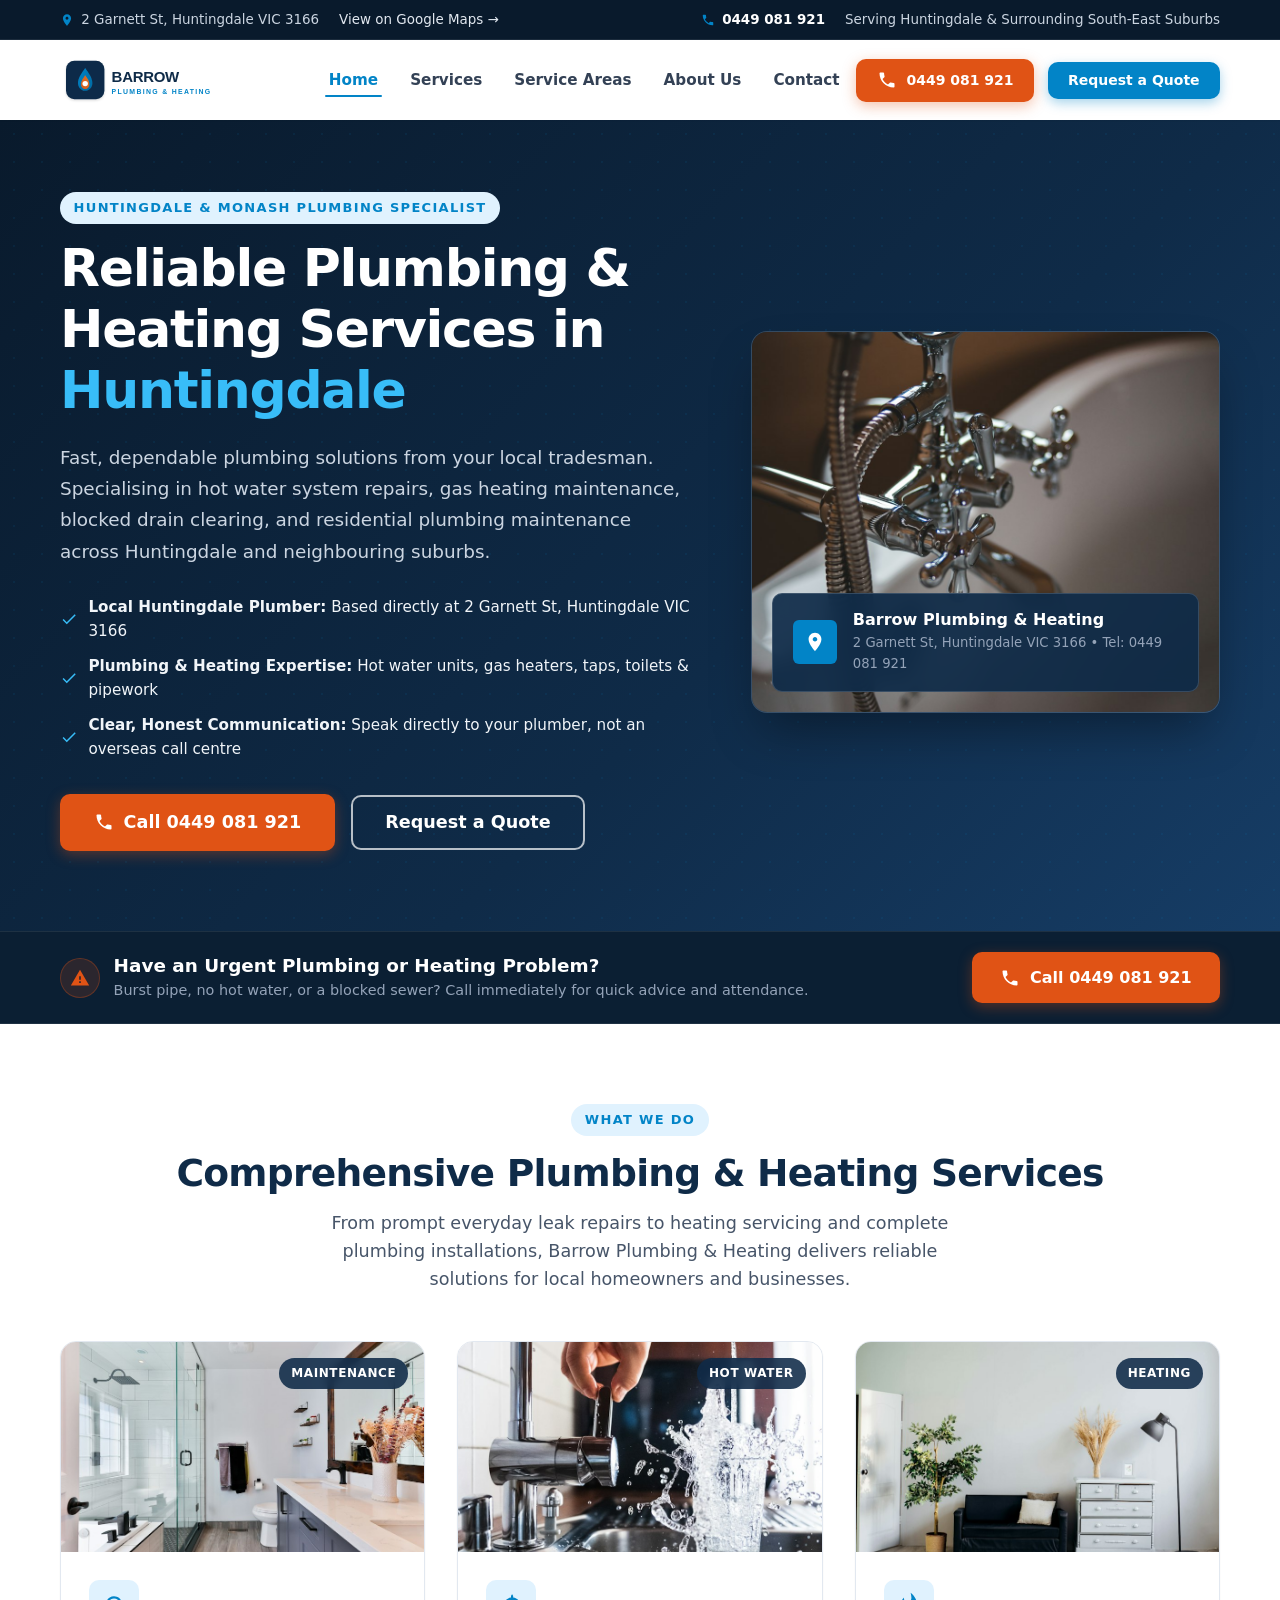
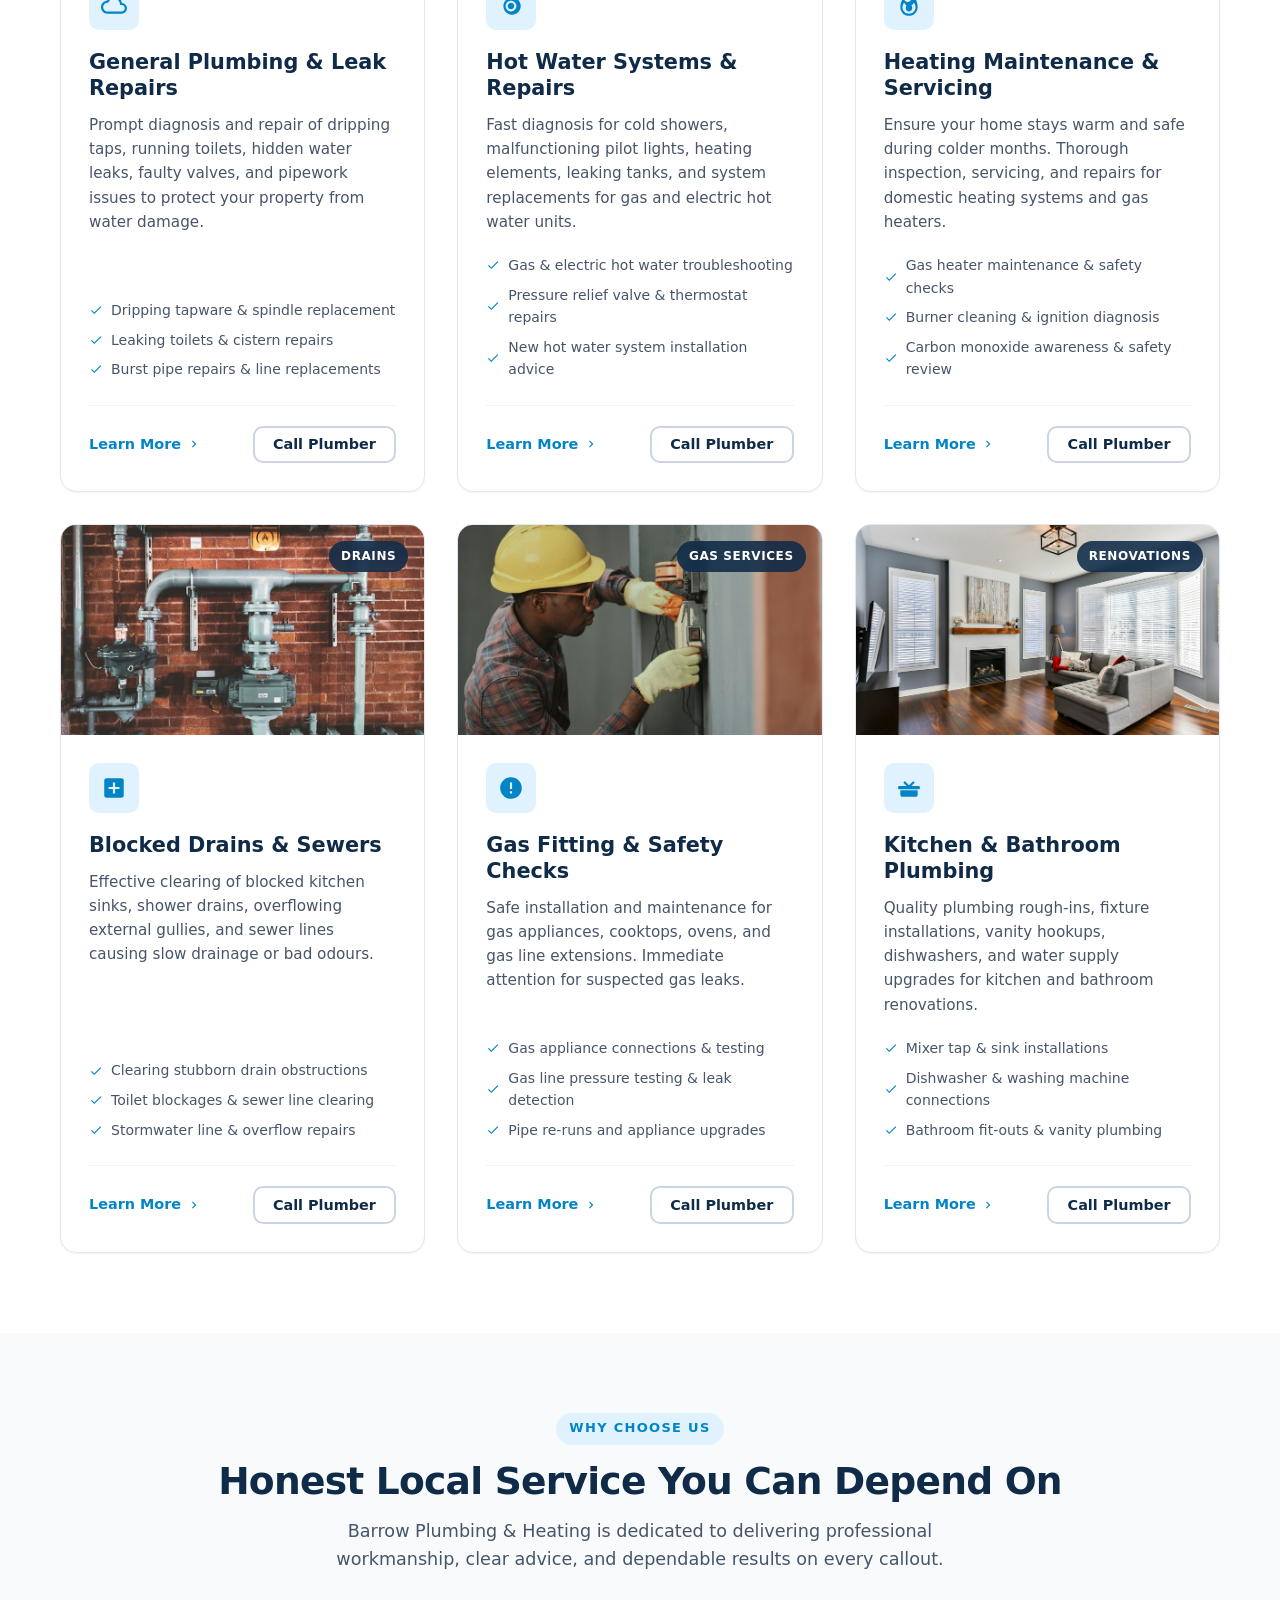
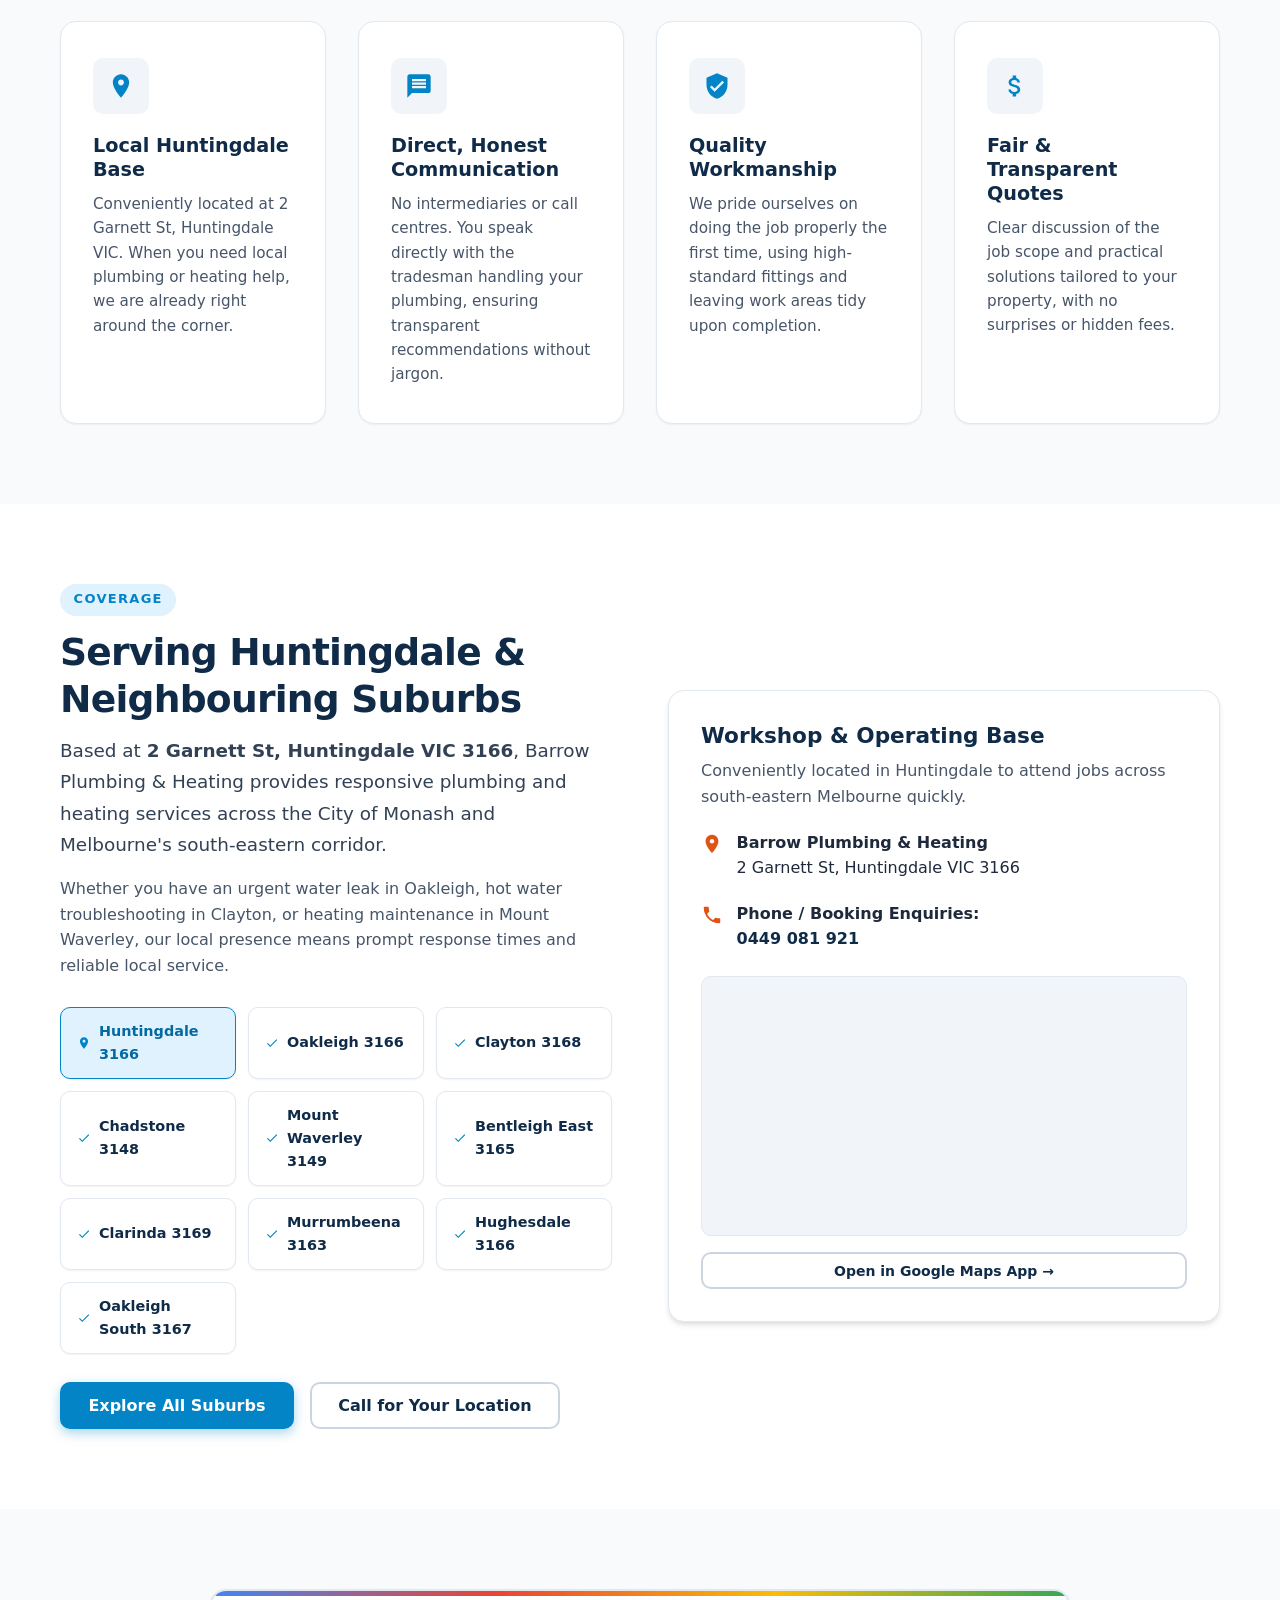
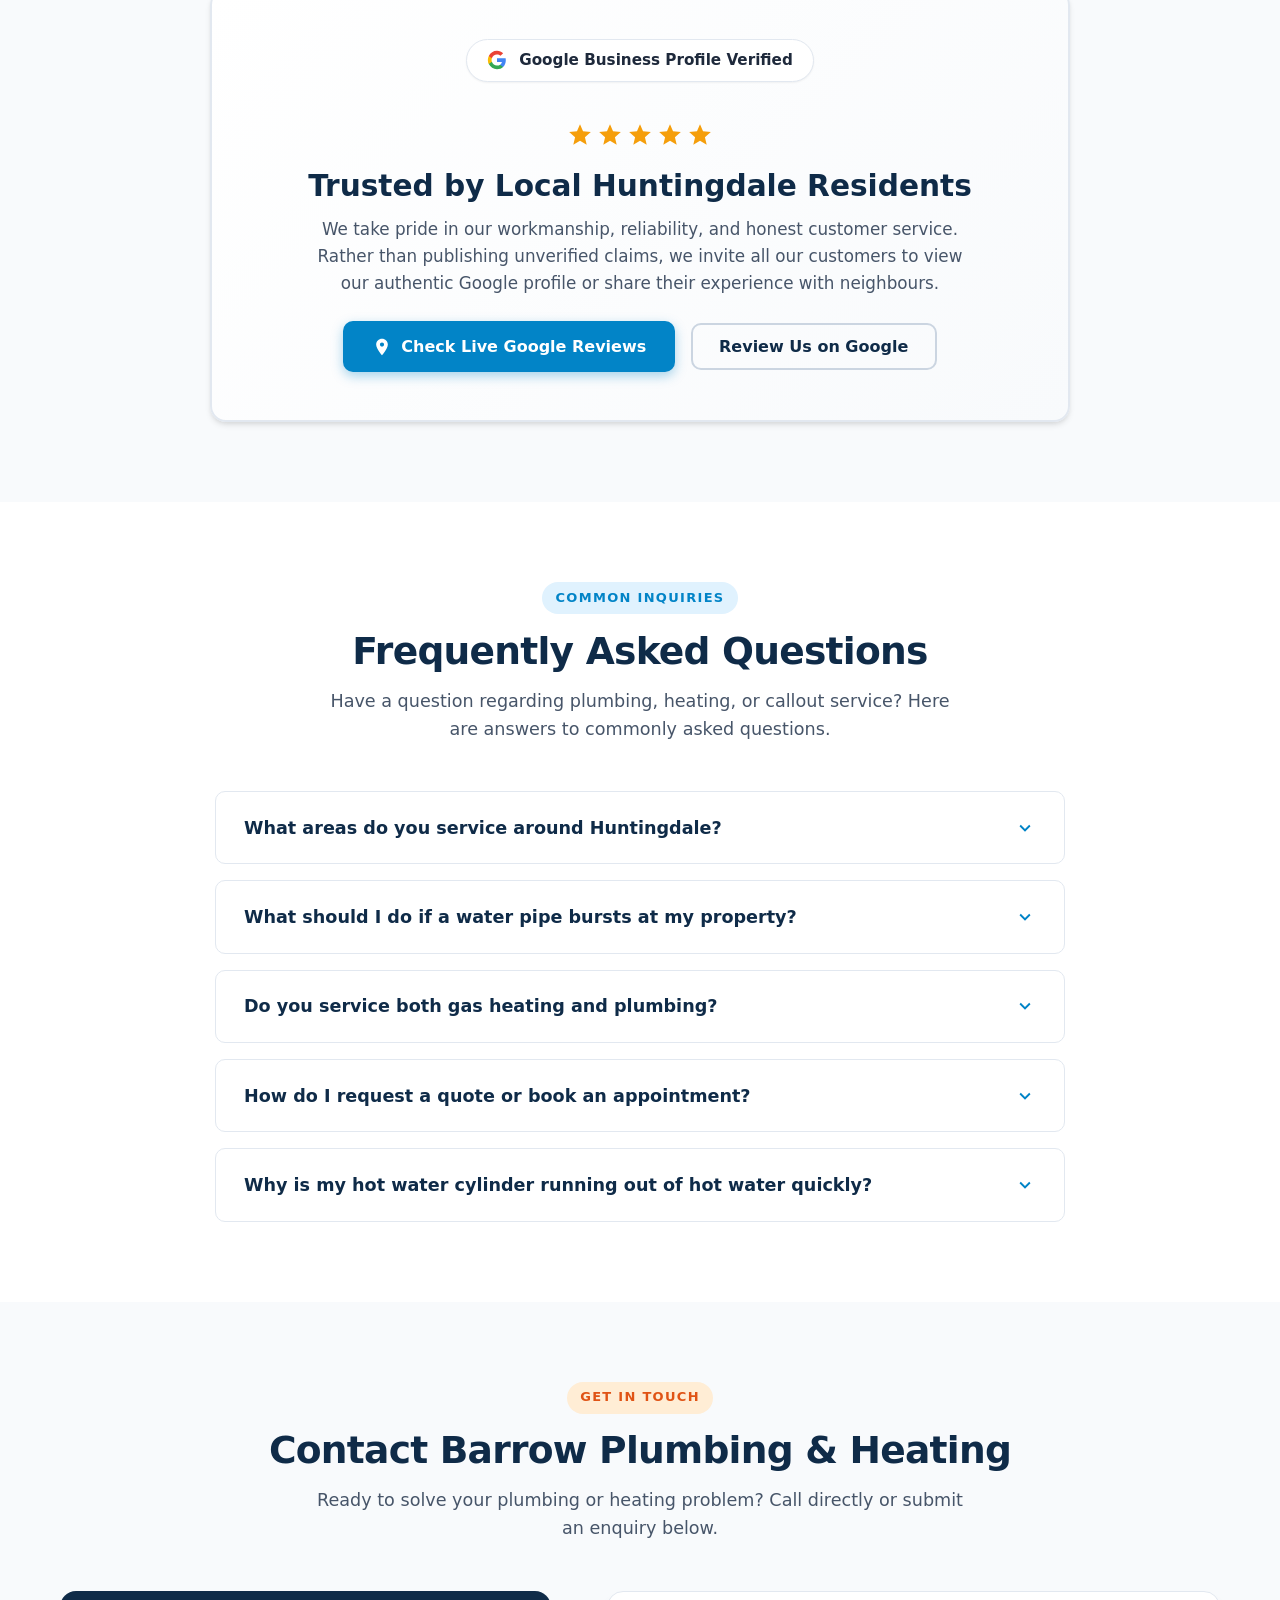
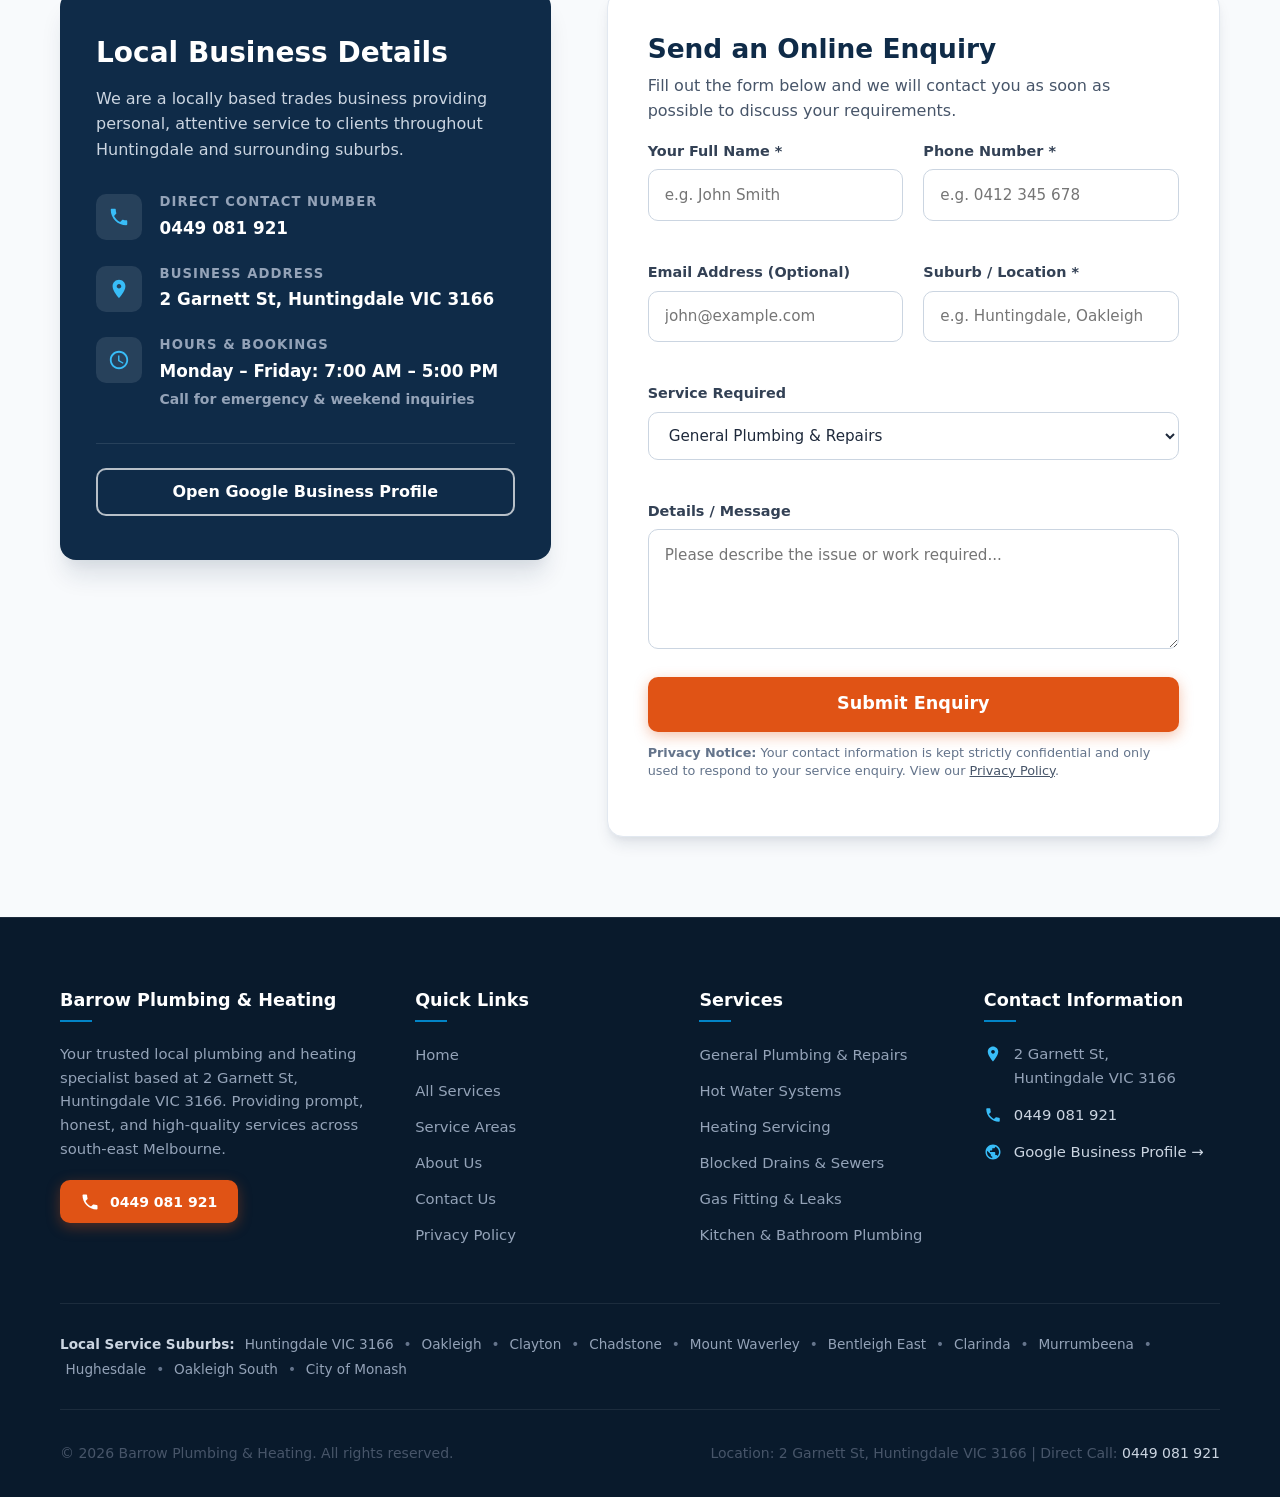
<file: index.html>
<!DOCTYPE html>
<html lang="en">
<head>
  <meta charset="UTF-8">
  <meta name="viewport" content="width=device-width, initial-scale=1.0">
  <title>Barrow Plumbing & Heating | Plumber in Huntingdale VIC | 0449 081 921</title>
  <meta name="description" content="Dependable local plumbing and heating services in Huntingdale VIC 3166 and Melbourne's south-eastern suburbs. Hot water systems, blocked drains, gas heating, and repairs. Call 0449 081 921.">
  <meta name="keywords" content="plumber Huntingdale, heating services Huntingdale, Barrow Plumbing and Heating, hot water repairs Huntingdale, blocked drains Oakleigh, gas fitting Clayton, emergency plumber Monash">
  <meta name="author" content="Barrow Plumbing & Heating">
  <link rel="canonical" href="https://barrowplumbing.com.au/">

  <!-- Geo & Local SEO Meta -->
  <meta name="geo.region" content="AU-VIC">
  <meta name="geo.placename" content="Huntingdale">
  <meta name="geo.position" content="-37.902436;145.1058901">
  <meta name="ICBM" content="-37.902436, 145.1058901">

  <!-- Open Graph / Social -->
  <meta property="og:type" content="business.business">
  <meta property="og:title" content="Barrow Plumbing & Heating | Huntingdale VIC">
  <meta property="og:description" content="Reliable local plumbing and heating repairs in Huntingdale and south-east Melbourne. Call 0449 081 921 for dependable service.">
  <meta property="og:image" content="images/hero-plumbing.jpg">
  <meta property="og:url" content="https://barrowplumbing.com.au/">

  <link rel="icon" type="image/svg+xml" href="images/favicon.svg">
  <link rel="stylesheet" href="css/style.css">

  <!-- Structured Data: LocalBusiness & Plumber Schema -->
  <script type="application/ld+json">
  {
    "@context": "https://schema.org",
    "@type": "Plumber",
    "name": "Barrow Plumbing & Heating",
    "image": "https://barrowplumbing.com.au/images/hero-plumbing.jpg",
    "telephone": "+61449081921",
    "address": {
      "@type": "PostalAddress",
      "streetAddress": "2 Garnett St",
      "addressLocality": "Huntingdale",
      "addressRegion": "VIC",
      "postalCode": "3166",
      "addressCountry": "AU"
    },
    "geo": {
      "@type": "GeoCoordinates",
      "latitude": -37.902436,
      "longitude": 145.1058901
    },
    "hasMap": "https://maps.app.goo.gl/FaPnR8P8vwAuHxw56",
    "areaServed": [
      { "@type": "AdministrativeArea", "name": "Huntingdale" },
      { "@type": "AdministrativeArea", "name": "Oakleigh" },
      { "@type": "AdministrativeArea", "name": "Clayton" },
      { "@type": "AdministrativeArea", "name": "Chadstone" },
      { "@type": "AdministrativeArea", "name": "Mount Waverley" },
      { "@type": "AdministrativeArea", "name": "Bentleigh East" },
      { "@type": "AdministrativeArea", "name": "Clarinda" },
      { "@type": "AdministrativeArea", "name": "Murrumbeena" },
      { "@type": "AdministrativeArea", "name": "Hughesdale" },
      { "@type": "AdministrativeArea", "name": "City of Monash" }
    ],
    "description": "Barrow Plumbing & Heating offers trusted residential plumbing, hot water system servicing, gas heating repairs, and drain clearing throughout Huntingdale VIC 3166 and surrounding Melbourne suburbs.",
    "priceRange": "$$"
  }
  </script>
</head>
<body>

  <!-- Top Announcement Bar -->
  <div class="top-bar">
    <div class="container top-bar-inner">
      <div class="top-bar-left">
        <div class="top-bar-item">
          <svg viewBox="0 0 24 24"><path d="M12 2C8.13 2 5 5.13 5 9c0 5.25 7 13 7 13s7-7.75 7-13c0-3.87-3.13-7-7-7zm0 9.5c-1.38 0-2.5-1.12-2.5-2.5s1.12-2.5 2.5-2.5 2.5 1.12 2.5 2.5-1.12 2.5-2.5 2.5z"/></svg>
          <span>2 Garnett St, Huntingdale VIC 3166</span>
        </div>
        <div class="top-bar-item">
          <a href="https://maps.app.goo.gl/FaPnR8P8vwAuHxw56" target="_blank" rel="noopener noreferrer">
            View on Google Maps &rarr;
          </a>
        </div>
      </div>
      <div class="top-bar-right">
        <div class="top-bar-item">
          <svg viewBox="0 0 24 24"><path d="M6.62 10.79c1.44 2.83 3.76 5.14 6.59 6.59l2.2-2.2c.27-.27.67-.36 1.02-.24 1.12.37 2.33.57 3.57.57.55 0 1 .45 1 1V20c0 .55-.45 1-1 1-9.39 0-17-7.61-17-17 0-.55.45-1 1-1h3.5c.55 0 1 .45 1 1 0 1.25.2 2.45.57 3.57.11.35.03.74-.25 1.02l-2.2 2.2z"/></svg>
          <a href="tel:0449081921" style="font-weight: 700; color: #fff;">0449 081 921</a>
        </div>
        <div class="top-bar-item">
          <span>Serving Huntingdale &amp; Surrounding South-East Suburbs</span>
        </div>
      </div>
    </div>
  </div>

  <!-- Header Navigation -->
  <header class="site-header">
    <div class="container header-inner">
      <a href="index.html" class="brand-logo" aria-label="Barrow Plumbing and Heating Home">
        <img src="images/logo.svg" alt="Barrow Plumbing & Heating Logo" width="220" height="42">
      </a>

      <!-- Navigation Menu -->
      <nav class="main-nav" aria-label="Primary Navigation">
        <ul class="nav-list">
          <li><a href="index.html" class="nav-link active">Home</a></li>
          <li><a href="services.html" class="nav-link">Services</a></li>
          <li><a href="service-areas.html" class="nav-link">Service Areas</a></li>
          <li><a href="about.html" class="nav-link">About Us</a></li>
          <li><a href="contact.html" class="nav-link">Contact</a></li>
        </ul>

        <!-- Mobile CTA Inside Menu Drawer -->
        <div class="mobile-nav-cta">
          <a href="tel:0449081921" class="btn btn-call btn-sm">
            <svg class="btn-icon" viewBox="0 0 24 24"><path d="M6.62 10.79c1.44 2.83 3.76 5.14 6.59 6.59l2.2-2.2c.27-.27.67-.36 1.02-.24 1.12.37 2.33.57 3.57.57.55 0 1 .45 1 1V20c0 .55-.45 1-1 1-9.39 0-17-7.61-17-17 0-.55.45-1 1-1h3.5c.55 0 1 .45 1 1 0 1.25.2 2.45.57 3.57.11.35.03.74-.25 1.02l-2.2 2.2z"/></svg>
            Call 0449 081 921
          </a>
          <button type="button" class="btn btn-primary btn-sm" data-open-modal="quote">
            Request a Quote
          </button>
        </div>
      </nav>

      <!-- Desktop Header CTAs -->
      <div class="header-cta-group">
        <a href="tel:0449081921" class="btn btn-call btn-sm">
          <svg class="btn-icon" viewBox="0 0 24 24"><path d="M6.62 10.79c1.44 2.83 3.76 5.14 6.59 6.59l2.2-2.2c.27-.27.67-.36 1.02-.24 1.12.37 2.33.57 3.57.57.55 0 1 .45 1 1V20c0 .55-.45 1-1 1-9.39 0-17-7.61-17-17 0-.55.45-1 1-1h3.5c.55 0 1 .45 1 1 0 1.25.2 2.45.57 3.57.11.35.03.74-.25 1.02l-2.2 2.2z"/></svg>
          <span>0449 081 921</span>
        </a>
        <button type="button" class="btn btn-primary btn-sm" data-open-modal="quote">
          Request a Quote
        </button>
      </div>

      <!-- Hamburger Button -->
      <button class="nav-toggle" aria-label="Toggle navigation menu" aria-expanded="false">
        <svg viewBox="0 0 24 24"><path d="M3 18h18v-2H3v2zm0-5h18v-2H3v2zm0-7v2h18V6H3z"/></svg>
      </button>
    </div>
  </header>

  <!-- Hero Section -->
  <section class="hero">
    <div class="container hero-grid">
      <div class="hero-content">
        <span class="section-tag">Huntingdale &amp; Monash Plumbing Specialist</span>
        <h1>Reliable Plumbing &amp; Heating Services in <span class="highlight">Huntingdale</span></h1>
        <p class="lead">
          Fast, dependable plumbing solutions from your local tradesman. Specialising in hot water system repairs, gas heating maintenance, blocked drain clearing, and residential plumbing maintenance across Huntingdale and neighbouring suburbs.
        </p>

        <!-- Trust Bullets -->
        <div class="hero-trust-list">
          <div class="hero-trust-item">
            <svg viewBox="0 0 24 24"><path d="M9 16.17L4.83 12l-1.42 1.41L9 19 21 7l-1.41-1.41z"/></svg>
            <span><strong>Local Huntingdale Plumber:</strong> Based directly at 2 Garnett St, Huntingdale VIC 3166</span>
          </div>
          <div class="hero-trust-item">
            <svg viewBox="0 0 24 24"><path d="M9 16.17L4.83 12l-1.42 1.41L9 19 21 7l-1.41-1.41z"/></svg>
            <span><strong>Plumbing &amp; Heating Expertise:</strong> Hot water units, gas heaters, taps, toilets &amp; pipework</span>
          </div>
          <div class="hero-trust-item">
            <svg viewBox="0 0 24 24"><path d="M9 16.17L4.83 12l-1.42 1.41L9 19 21 7l-1.41-1.41z"/></svg>
            <span><strong>Clear, Honest Communication:</strong> Speak directly to your plumber, not an overseas call centre</span>
          </div>
        </div>

        <!-- Hero Buttons -->
        <div class="btn-group">
          <a href="tel:0449081921" class="btn btn-call btn-lg">
            <svg class="btn-icon" viewBox="0 0 24 24"><path d="M6.62 10.79c1.44 2.83 3.76 5.14 6.59 6.59l2.2-2.2c.27-.27.67-.36 1.02-.24 1.12.37 2.33.57 3.57.57.55 0 1 .45 1 1V20c0 .55-.45 1-1 1-9.39 0-17-7.61-17-17 0-.55.45-1 1-1h3.5c.55 0 1 .45 1 1 0 1.25.2 2.45.57 3.57.11.35.03.74-.25 1.02l-2.2 2.2z"/></svg>
            Call 0449 081 921
          </a>
          <button type="button" class="btn btn-outline-white btn-lg" data-open-modal="quote">
            Request a Quote
          </button>
        </div>
      </div>

      <!-- Hero Card / Image with Badge -->
      <div class="hero-card">
        <img src="images/hero-plumbing.jpg" alt="Professional plumbing and heating services in Huntingdale" width="600" height="400" loading="eager">
        <div class="hero-card-badge">
          <div class="hero-card-badge-icon">
            <svg viewBox="0 0 24 24"><path d="M12 2C8.13 2 5 5.13 5 9c0 5.25 7 13 7 13s7-7.75 7-13c0-3.87-3.13-7-7-7zm0 9.5c-1.38 0-2.5-1.12-2.5-2.5s1.12-2.5 2.5-2.5 2.5 1.12 2.5 2.5-1.12 2.5-2.5 2.5z"/></svg>
          </div>
          <div class="hero-card-badge-text">
            <h4>Barrow Plumbing &amp; Heating</h4>
            <p>2 Garnett St, Huntingdale VIC 3166 &bull; Tel: 0449 081 921</p>
          </div>
        </div>
      </div>
    </div>
  </section>

  <!-- Urgent Action Banner -->
  <section class="action-banner">
    <div class="container action-banner-inner">
      <div class="action-banner-text">
        <div class="action-banner-icon">
          <svg viewBox="0 0 24 24"><path d="M1 21h22L12 2 1 21zm12-3h-2v-2h2v2zm0-4h-2v-4h2v4z"/></svg>
        </div>
        <div>
          <h3>Have an Urgent Plumbing or Heating Problem?</h3>
          <p>Burst pipe, no hot water, or a blocked sewer? Call immediately for quick advice and attendance.</p>
        </div>
      </div>
      <a href="tel:0449081921" class="btn btn-call">
        <svg class="btn-icon" viewBox="0 0 24 24"><path d="M6.62 10.79c1.44 2.83 3.76 5.14 6.59 6.59l2.2-2.2c.27-.27.67-.36 1.02-.24 1.12.37 2.33.57 3.57.57.55 0 1 .45 1 1V20c0 .55-.45 1-1 1-9.39 0-17-7.61-17-17 0-.55.45-1 1-1h3.5c.55 0 1 .45 1 1 0 1.25.2 2.45.57 3.57.11.35.03.74-.25 1.02l-2.2 2.2z"/></svg>
        Call 0449 081 921
      </a>
    </div>
  </section>

  <!-- Services Section -->
  <section class="section" id="services">
    <div class="container">
      <div class="section-header text-center">
        <span class="section-tag">What We Do</span>
        <h2>Comprehensive Plumbing &amp; Heating Services</h2>
        <p>From prompt everyday leak repairs to heating servicing and complete plumbing installations, Barrow Plumbing &amp; Heating delivers reliable solutions for local homeowners and businesses.</p>
      </div>

      <div class="services-grid">
        <!-- Service 1: General Plumbing -->
        <article class="service-card">
          <div class="service-card-img">
            <img src="images/service-tap.jpg" alt="General plumbing, tap and pipe repair in Huntingdale" width="400" height="210" loading="lazy">
            <span class="service-card-tag">Maintenance</span>
          </div>
          <div class="service-card-body">
            <div class="service-card-icon">
              <svg viewBox="0 0 24 24"><path d="M19.35 10.04C18.67 6.59 15.64 4 12 4 9.11 4 6.6 5.64 5.35 8.04 2.34 8.36 0 10.91 0 14c0 3.31 2.69 6 6 6h13c2.76 0 5-2.24 5-5 0-2.64-2.05-4.78-4.65-4.96zM19 18H6c-2.21 0-4-1.79-4-4 0-2.05 1.53-3.76 3.56-3.97l1.07-.11.5-.95C8.08 7.14 9.94 6 12 6c2.62 0 4.88 1.86 5.39 4.43l.3 1.5 1.53.11c1.56.1 2.78 1.41 2.78 2.96 0 1.65-1.35 3-3 3z"/></svg>
            </div>
            <h3>General Plumbing &amp; Leak Repairs</h3>
            <p>Prompt diagnosis and repair of dripping taps, running toilets, hidden water leaks, faulty valves, and pipework issues to protect your property from water damage.</p>
            <ul class="service-feature-list">
              <li><svg viewBox="0 0 24 24"><path d="M9 16.17L4.83 12l-1.42 1.41L9 19 21 7l-1.41-1.41z"/></svg> Dripping tapware &amp; spindle replacement</li>
              <li><svg viewBox="0 0 24 24"><path d="M9 16.17L4.83 12l-1.42 1.41L9 19 21 7l-1.41-1.41z"/></svg> Leaking toilets &amp; cistern repairs</li>
              <li><svg viewBox="0 0 24 24"><path d="M9 16.17L4.83 12l-1.42 1.41L9 19 21 7l-1.41-1.41z"/></svg> Burst pipe repairs &amp; line replacements</li>
            </ul>
            <div class="service-card-footer">
              <a href="services.html#general-plumbing">Learn More <svg viewBox="0 0 24 24"><path d="M8.59 16.59L13.17 12 8.59 7.41 10 6l6 6-6 6-1.41-1.41z"/></svg></a>
              <a href="tel:0449081921" class="btn btn-sm btn-outline">Call Plumber</a>
            </div>
          </div>
        </article>

        <!-- Service 2: Hot Water Systems -->
        <article class="service-card">
          <div class="service-card-img">
            <img src="images/service-hotwater.jpg" alt="Hot water system repairs and installation in Huntingdale" width="400" height="210" loading="lazy">
            <span class="service-card-tag">Hot Water</span>
          </div>
          <div class="service-card-body">
            <div class="service-card-icon">
              <svg viewBox="0 0 24 24"><path d="M12 2c1.1 0 2 .9 2 2v1.1c3.95.49 7 3.85 7 7.9 0 4.42-3.58 8-8 8s-8-3.58-8-8c0-4.05 3.05-7.41 7-7.9V4c0-1.1.9-2 2-2zm0 6c-2.76 0-5 2.24-5 5s2.24 5 5 5 5-2.24 5-5-2.24-5-5-5zm0 2c1.66 0 3 1.34 3 3s-1.34 3-3 3-3-1.34-3-3 1.34-3 3-3z"/></svg>
            </div>
            <h3>Hot Water Systems &amp; Repairs</h3>
            <p>Fast diagnosis for cold showers, malfunctioning pilot lights, heating elements, leaking tanks, and system replacements for gas and electric hot water units.</p>
            <ul class="service-feature-list">
              <li><svg viewBox="0 0 24 24"><path d="M9 16.17L4.83 12l-1.42 1.41L9 19 21 7l-1.41-1.41z"/></svg> Gas &amp; electric hot water troubleshooting</li>
              <li><svg viewBox="0 0 24 24"><path d="M9 16.17L4.83 12l-1.42 1.41L9 19 21 7l-1.41-1.41z"/></svg> Pressure relief valve &amp; thermostat repairs</li>
              <li><svg viewBox="0 0 24 24"><path d="M9 16.17L4.83 12l-1.42 1.41L9 19 21 7l-1.41-1.41z"/></svg> New hot water system installation advice</li>
            </ul>
            <div class="service-card-footer">
              <a href="services.html#hot-water">Learn More <svg viewBox="0 0 24 24"><path d="M8.59 16.59L13.17 12 8.59 7.41 10 6l6 6-6 6-1.41-1.41z"/></svg></a>
              <a href="tel:0449081921" class="btn btn-sm btn-outline">Call Plumber</a>
            </div>
          </div>
        </article>

        <!-- Service 3: Heating Services -->
        <article class="service-card">
          <div class="service-card-img">
            <img src="images/service-heating.jpg" alt="Gas heating and space heater maintenance Huntingdale" width="400" height="210" loading="lazy">
            <span class="service-card-tag">Heating</span>
          </div>
          <div class="service-card-body">
            <div class="service-card-icon">
              <svg viewBox="0 0 24 24"><path d="M13.5.67s.74 2.65.74 4.8c0 2.06-1.35 3.73-3.41 3.73-2.07 0-3.63-1.67-3.63-3.73l.03-.36C5.21 7.51 4 10.62 4 14c0 4.42 3.58 8 8 8s8-3.58 8-8C20 8.61 17.41 3.8 13.5.67zM12 20c-3.31 0-6-2.69-6-6 0-1.53.58-2.95 1.55-4.04.4.95 1.15 1.76 2.12 2.29C9.28 13.1 9 14.02 9 15c0 1.66 1.34 3 3 3s3-1.34 3-3c0-.98-.28-1.9-.67-2.75.97-.53 1.72-1.34 2.12-2.29.97 1.09 1.55 2.51 1.55 4.04 0 3.31-2.69 6-6 6z"/></svg>
            </div>
            <h3>Heating Maintenance &amp; Servicing</h3>
            <p>Ensure your home stays warm and safe during colder months. Thorough inspection, servicing, and repairs for domestic heating systems and gas heaters.</p>
            <ul class="service-feature-list">
              <li><svg viewBox="0 0 24 24"><path d="M9 16.17L4.83 12l-1.42 1.41L9 19 21 7l-1.41-1.41z"/></svg> Gas heater maintenance &amp; safety checks</li>
              <li><svg viewBox="0 0 24 24"><path d="M9 16.17L4.83 12l-1.42 1.41L9 19 21 7l-1.41-1.41z"/></svg> Burner cleaning &amp; ignition diagnosis</li>
              <li><svg viewBox="0 0 24 24"><path d="M9 16.17L4.83 12l-1.42 1.41L9 19 21 7l-1.41-1.41z"/></svg> Carbon monoxide awareness &amp; safety review</li>
            </ul>
            <div class="service-card-footer">
              <a href="services.html#heating">Learn More <svg viewBox="0 0 24 24"><path d="M8.59 16.59L13.17 12 8.59 7.41 10 6l6 6-6 6-1.41-1.41z"/></svg></a>
              <a href="tel:0449081921" class="btn btn-sm btn-outline">Call Plumber</a>
            </div>
          </div>
        </article>

        <!-- Service 4: Blocked Drains -->
        <article class="service-card">
          <div class="service-card-img">
            <img src="images/service-drain.jpg" alt="Blocked drain clearing and sewer repairs in Huntingdale" width="400" height="210" loading="lazy">
            <span class="service-card-tag">Drains</span>
          </div>
          <div class="service-card-body">
            <div class="service-card-icon">
              <svg viewBox="0 0 24 24"><path d="M19 3H5c-1.1 0-2 .9-2 2v14c0 1.1.9 2 2 2h14c1.1 0 2-.9 2-2V5c0-1.1-.9-2-2-2zm-2 10h-4v4h-2v-4H7v-2h4V7h2v4h4v2z"/></svg>
            </div>
            <h3>Blocked Drains &amp; Sewers</h3>
            <p>Effective clearing of blocked kitchen sinks, shower drains, overflowing external gullies, and sewer lines causing slow drainage or bad odours.</p>
            <ul class="service-feature-list">
              <li><svg viewBox="0 0 24 24"><path d="M9 16.17L4.83 12l-1.42 1.41L9 19 21 7l-1.41-1.41z"/></svg> Clearing stubborn drain obstructions</li>
              <li><svg viewBox="0 0 24 24"><path d="M9 16.17L4.83 12l-1.42 1.41L9 19 21 7l-1.41-1.41z"/></svg> Toilet blockages &amp; sewer line clearing</li>
              <li><svg viewBox="0 0 24 24"><path d="M9 16.17L4.83 12l-1.42 1.41L9 19 21 7l-1.41-1.41z"/></svg> Stormwater line &amp; overflow repairs</li>
            </ul>
            <div class="service-card-footer">
              <a href="services.html#blocked-drains">Learn More <svg viewBox="0 0 24 24"><path d="M8.59 16.59L13.17 12 8.59 7.41 10 6l6 6-6 6-1.41-1.41z"/></svg></a>
              <a href="tel:0449081921" class="btn btn-sm btn-outline">Call Plumber</a>
            </div>
          </div>
        </article>

        <!-- Service 5: Gas Fitting -->
        <article class="service-card">
          <div class="service-card-img">
            <img src="images/about-workmanship.jpg" alt="Gas fitting and pipe safety inspections in Huntingdale" width="400" height="210" loading="lazy">
            <span class="service-card-tag">Gas Services</span>
          </div>
          <div class="service-card-body">
            <div class="service-card-icon">
              <svg viewBox="0 0 24 24"><path d="M12 2C6.48 2 2 6.48 2 12s4.48 10 10 10 10-4.48 10-10S17.52 2 12 2zm1 15h-2v-2h2v2zm0-4h-2V7h2v6z"/></svg>
            </div>
            <h3>Gas Fitting &amp; Safety Checks</h3>
            <p>Safe installation and maintenance for gas appliances, cooktops, ovens, and gas line extensions. Immediate attention for suspected gas leaks.</p>
            <ul class="service-feature-list">
              <li><svg viewBox="0 0 24 24"><path d="M9 16.17L4.83 12l-1.42 1.41L9 19 21 7l-1.41-1.41z"/></svg> Gas appliance connections &amp; testing</li>
              <li><svg viewBox="0 0 24 24"><path d="M9 16.17L4.83 12l-1.42 1.41L9 19 21 7l-1.41-1.41z"/></svg> Gas line pressure testing &amp; leak detection</li>
              <li><svg viewBox="0 0 24 24"><path d="M9 16.17L4.83 12l-1.42 1.41L9 19 21 7l-1.41-1.41z"/></svg> Pipe re-runs and appliance upgrades</li>
            </ul>
            <div class="service-card-footer">
              <a href="services.html#gas-fitting">Learn More <svg viewBox="0 0 24 24"><path d="M8.59 16.59L13.17 12 8.59 7.41 10 6l6 6-6 6-1.41-1.41z"/></svg></a>
              <a href="tel:0449081921" class="btn btn-sm btn-outline">Call Plumber</a>
            </div>
          </div>
        </article>

        <!-- Service 6: Bathroom & Kitchen -->
        <article class="service-card">
          <div class="service-card-img">
            <img src="images/service-bathroom.jpg" alt="Bathroom and kitchen plumbing renovations Huntingdale" width="400" height="210" loading="lazy">
            <span class="service-card-tag">Renovations</span>
          </div>
          <div class="service-card-body">
            <div class="service-card-icon">
              <svg viewBox="0 0 24 24"><path d="M21 10.12h-6.78l2.74-2.82c.2-.2.2-.51 0-.71l-.7-.7c-.2-.2-.51-.2-.71 0L12 9.47 8.45 5.89c-.2-.2-.51-.2-.71 0l-.7.7c-.2.2-.2.51 0 .71l2.74 2.82H3c-.55 0-1 .45-1 1v1c0 .55.45 1 1 1h18c.55 0 1-.45 1-1v-1c0-.55-.45-1-1-1zM4 14.12v4c0 1.1.9 2 2 2h12c1.1 0 2-.9 2-2v-4H4z"/></svg>
            </div>
            <h3>Kitchen &amp; Bathroom Plumbing</h3>
            <p>Quality plumbing rough-ins, fixture installations, vanity hookups, dishwashers, and water supply upgrades for kitchen and bathroom renovations.</p>
            <ul class="service-feature-list">
              <li><svg viewBox="0 0 24 24"><path d="M9 16.17L4.83 12l-1.42 1.41L9 19 21 7l-1.41-1.41z"/></svg> Mixer tap &amp; sink installations</li>
              <li><svg viewBox="0 0 24 24"><path d="M9 16.17L4.83 12l-1.42 1.41L9 19 21 7l-1.41-1.41z"/></svg> Dishwasher &amp; washing machine connections</li>
              <li><svg viewBox="0 0 24 24"><path d="M9 16.17L4.83 12l-1.42 1.41L9 19 21 7l-1.41-1.41z"/></svg> Bathroom fit-outs &amp; vanity plumbing</li>
            </ul>
            <div class="service-card-footer">
              <a href="services.html#kitchen-bathroom">Learn More <svg viewBox="0 0 24 24"><path d="M8.59 16.59L13.17 12 8.59 7.41 10 6l6 6-6 6-1.41-1.41z"/></svg></a>
              <a href="tel:0449081921" class="btn btn-sm btn-outline">Call Plumber</a>
            </div>
          </div>
        </article>
      </div>
    </div>
  </section>

  <!-- Why Choose Us / Trust Pillars -->
  <section class="section section-alt">
    <div class="container">
      <div class="section-header text-center">
        <span class="section-tag">Why Choose Us</span>
        <h2>Honest Local Service You Can Depend On</h2>
        <p>Barrow Plumbing &amp; Heating is dedicated to delivering professional workmanship, clear advice, and dependable results on every callout.</p>
      </div>

      <div class="trust-grid">
        <div class="trust-card">
          <div class="trust-card-icon">
            <svg viewBox="0 0 24 24"><path d="M12 2C8.13 2 5 5.13 5 9c0 5.25 7 13 7 13s7-7.75 7-13c0-3.87-3.13-7-7-7zm0 9.5c-1.38 0-2.5-1.12-2.5-2.5s1.12-2.5 2.5-2.5 2.5 1.12 2.5 2.5-1.12 2.5-2.5 2.5z"/></svg>
          </div>
          <h3>Local Huntingdale Base</h3>
          <p>Conveniently located at 2 Garnett St, Huntingdale VIC. When you need local plumbing or heating help, we are already right around the corner.</p>
        </div>

        <div class="trust-card">
          <div class="trust-card-icon">
            <svg viewBox="0 0 24 24"><path d="M20 2H4c-1.1 0-1.99.9-1.99 2L2 22l4-4h14c1.1 0 2-.9 2-2V4c0-1.1-.9-2-2-2zm-2 12H6v-2h12v2zm0-3H6V9h12v2zm0-3H6V6h12v2z"/></svg>
          </div>
          <h3>Direct, Honest Communication</h3>
          <p>No intermediaries or call centres. You speak directly with the tradesman handling your plumbing, ensuring transparent recommendations without jargon.</p>
        </div>

        <div class="trust-card">
          <div class="trust-card-icon">
            <svg viewBox="0 0 24 24"><path d="M12 1L3 5v6c0 5.55 3.84 10.74 9 12 5.16-1.26 9-6.45 9-12V5l-9-4zm-2 16l-4-4 1.41-1.41L10 14.17l6.59-6.59L18 9l-8 8z"/></svg>
          </div>
          <h3>Quality Workmanship</h3>
          <p>We pride ourselves on doing the job properly the first time, using high-standard fittings and leaving work areas tidy upon completion.</p>
        </div>

        <div class="trust-card">
          <div class="trust-card-icon">
            <svg viewBox="0 0 24 24"><path d="M11.8 10.9c-2.27-.59-3-1.2-3-2.15 0-1.09 1.01-1.85 2.7-1.85 1.78 0 2.44.85 2.5 2.1h2.21c-.07-1.72-1.12-3.3-3.21-3.81V3h-3v2.16c-1.94.42-3.5 1.68-3.5 3.61 0 2.31 1.91 3.46 4.7 4.13 2.5.6 3 1.48 3 2.41 0 .69-.49 1.79-2.7 1.79-2.06 0-2.87-.92-2.98-2.1h-2.2c.12 2.19 1.76 3.42 3.68 3.83V21h3v-2.15c1.95-.37 3.5-1.5 3.5-3.55 0-2.84-2.43-3.81-4.7-4.4z"/></svg>
          </div>
          <h3>Fair &amp; Transparent Quotes</h3>
          <p>Clear discussion of the job scope and practical solutions tailored to your property, with no surprises or hidden fees.</p>
        </div>
      </div>
    </div>
  </section>

  <!-- Service Areas Showcase -->
  <section class="section" id="service-areas">
    <div class="container service-areas-wrap">
      <div>
        <span class="section-tag">Coverage</span>
        <h2>Serving Huntingdale &amp; Neighbouring Suburbs</h2>
        <p class="lead">
          Based at <strong>2 Garnett St, Huntingdale VIC 3166</strong>, Barrow Plumbing &amp; Heating provides responsive plumbing and heating services across the City of Monash and Melbourne's south-eastern corridor.
        </p>
        <p>
          Whether you have an urgent water leak in Oakleigh, hot water troubleshooting in Clayton, or heating maintenance in Mount Waverley, our local presence means prompt response times and reliable local service.
        </p>

        <!-- Suburb List Badges -->
        <div class="suburbs-grid">
          <div class="suburb-badge featured">
            <svg viewBox="0 0 24 24"><path d="M12 2C8.13 2 5 5.13 5 9c0 5.25 7 13 7 13s7-7.75 7-13c0-3.87-3.13-7-7-7zm0 9.5c-1.38 0-2.5-1.12-2.5-2.5s1.12-2.5 2.5-2.5 2.5 1.12 2.5 2.5-1.12 2.5-2.5 2.5z"/></svg>
            <span>Huntingdale 3166</span>
          </div>
          <div class="suburb-badge">
            <svg viewBox="0 0 24 24"><path d="M9 16.17L4.83 12l-1.42 1.41L9 19 21 7l-1.41-1.41z"/></svg>
            <span>Oakleigh 3166</span>
          </div>
          <div class="suburb-badge">
            <svg viewBox="0 0 24 24"><path d="M9 16.17L4.83 12l-1.42 1.41L9 19 21 7l-1.41-1.41z"/></svg>
            <span>Clayton 3168</span>
          </div>
          <div class="suburb-badge">
            <svg viewBox="0 0 24 24"><path d="M9 16.17L4.83 12l-1.42 1.41L9 19 21 7l-1.41-1.41z"/></svg>
            <span>Chadstone 3148</span>
          </div>
          <div class="suburb-badge">
            <svg viewBox="0 0 24 24"><path d="M9 16.17L4.83 12l-1.42 1.41L9 19 21 7l-1.41-1.41z"/></svg>
            <span>Mount Waverley 3149</span>
          </div>
          <div class="suburb-badge">
            <svg viewBox="0 0 24 24"><path d="M9 16.17L4.83 12l-1.42 1.41L9 19 21 7l-1.41-1.41z"/></svg>
            <span>Bentleigh East 3165</span>
          </div>
          <div class="suburb-badge">
            <svg viewBox="0 0 24 24"><path d="M9 16.17L4.83 12l-1.42 1.41L9 19 21 7l-1.41-1.41z"/></svg>
            <span>Clarinda 3169</span>
          </div>
          <div class="suburb-badge">
            <svg viewBox="0 0 24 24"><path d="M9 16.17L4.83 12l-1.42 1.41L9 19 21 7l-1.41-1.41z"/></svg>
            <span>Murrumbeena 3163</span>
          </div>
          <div class="suburb-badge">
            <svg viewBox="0 0 24 24"><path d="M9 16.17L4.83 12l-1.42 1.41L9 19 21 7l-1.41-1.41z"/></svg>
            <span>Hughesdale 3166</span>
          </div>
          <div class="suburb-badge">
            <svg viewBox="0 0 24 24"><path d="M9 16.17L4.83 12l-1.42 1.41L9 19 21 7l-1.41-1.41z"/></svg>
            <span>Oakleigh South 3167</span>
          </div>
        </div>

        <div class="btn-group">
          <a href="service-areas.html" class="btn btn-primary">
            Explore All Suburbs
          </a>
          <a href="tel:0449081921" class="btn btn-outline">
            Call for Your Location
          </a>
        </div>
      </div>

      <!-- Map & Location Info Card -->
      <div class="areas-map-card">
        <h3>Workshop &amp; Operating Base</h3>
        <p>Conveniently located in Huntingdale to attend jobs across south-eastern Melbourne quickly.</p>
        
        <div class="location-item">
          <svg viewBox="0 0 24 24"><path d="M12 2C8.13 2 5 5.13 5 9c0 5.25 7 13 7 13s7-7.75 7-13c0-3.87-3.13-7-7-7zm0 9.5c-1.38 0-2.5-1.12-2.5-2.5s1.12-2.5 2.5-2.5 2.5 1.12 2.5 2.5-1.12 2.5-2.5 2.5z"/></svg>
          <div>
            <strong>Barrow Plumbing &amp; Heating</strong><br>
            2 Garnett St, Huntingdale VIC 3166
          </div>
        </div>

        <div class="location-item">
          <svg viewBox="0 0 24 24"><path d="M6.62 10.79c1.44 2.83 3.76 5.14 6.59 6.59l2.2-2.2c.27-.27.67-.36 1.02-.24 1.12.37 2.33.57 3.57.57.55 0 1 .45 1 1V20c0 .55-.45 1-1 1-9.39 0-17-7.61-17-17 0-.55.45-1 1-1h3.5c.55 0 1 .45 1 1 0 1.25.2 2.45.57 3.57.11.35.03.74-.25 1.02l-2.2 2.2z"/></svg>
          <div>
            <strong>Phone / Booking Enquiries:</strong><br>
            <a href="tel:0449081921" style="font-weight: 700; color: #0f2b48;">0449 081 921</a>
          </div>
        </div>

        <!-- Google Maps Embed Container -->
        <div class="map-embed-container">
          <iframe 
            title="Barrow Plumbing & Heating Location Map" 
            src="https://maps.google.com/maps?q=-37.902436,145.1058901&hl=en&z=14&output=embed"
            loading="lazy" 
            referrerpolicy="no-referrer-when-downgrade">
          </iframe>
        </div>

        <div style="margin-top: 1rem; text-align: center;">
          <a href="https://maps.app.goo.gl/FaPnR8P8vwAuHxw56" target="_blank" rel="noopener noreferrer" class="btn btn-outline btn-sm" style="width: 100%;">
            Open in Google Maps App &rarr;
          </a>
        </div>
      </div>
    </div>
  </section>

  <!-- Google Reviews & Reputation Section -->
  <section class="section section-alt" id="reviews">
    <div class="container container-narrow">
      <div class="google-reviews-card">
        <div class="google-brand-header">
          <svg width="20" height="20" viewBox="0 0 24 24"><path fill="#4285F4" d="M22.56 12.25c0-.78-.07-1.53-.2-2.25H12v4.26h5.92c-.26 1.37-1.04 2.53-2.21 3.31v2.77h3.57c2.08-1.92 3.28-4.74 3.28-8.09z"/><path fill="#34A853" d="M12 23c2.97 0 5.46-.98 7.28-2.66l-3.57-2.77c-.98.66-2.23 1.06-3.71 1.06-2.86 0-5.29-1.93-6.16-4.53H2.18v2.84C3.99 20.53 7.7 23 12 23z"/><path fill="#FBBC05" d="M5.84 14.09c-.22-.66-.35-1.36-.35-2.09s.13-1.43.35-2.09V7.06H2.18C1.43 8.55 1 10.22 1 12s.43 3.45 1.18 4.94l2.85-2.22.81-.63z"/><path fill="#EA4335" d="M12 5.38c1.62 0 3.06.56 4.21 1.64l3.15-3.15C17.45 2.09 14.97 1 12 1 7.7 1 3.99 3.47 2.18 7.06l3.66 2.84c.87-2.6 3.3-4.52 6.16-4.52z"/></svg>
          <strong style="color: #1e293b; font-size: 0.95rem;">Google Business Profile Verified</strong>
        </div>

        <div class="google-stars" aria-label="5 out of 5 stars">
          <svg viewBox="0 0 24 24"><path d="M12 17.27L18.18 21l-1.64-7.03L22 9.24l-7.19-.61L12 2 9.19 8.63 2 9.24l5.46 4.73L5.82 21z"/></svg>
          <svg viewBox="0 0 24 24"><path d="M12 17.27L18.18 21l-1.64-7.03L22 9.24l-7.19-.61L12 2 9.19 8.63 2 9.24l5.46 4.73L5.82 21z"/></svg>
          <svg viewBox="0 0 24 24"><path d="M12 17.27L18.18 21l-1.64-7.03L22 9.24l-7.19-.61L12 2 9.19 8.63 2 9.24l5.46 4.73L5.82 21z"/></svg>
          <svg viewBox="0 0 24 24"><path d="M12 17.27L18.18 21l-1.64-7.03L22 9.24l-7.19-.61L12 2 9.19 8.63 2 9.24l5.46 4.73L5.82 21z"/></svg>
          <svg viewBox="0 0 24 24"><path d="M12 17.27L18.18 21l-1.64-7.03L22 9.24l-7.19-.61L12 2 9.19 8.63 2 9.24l5.46 4.73L5.82 21z"/></svg>
        </div>

        <h3>Trusted by Local Huntingdale Residents</h3>
        <p>
          We take pride in our workmanship, reliability, and honest customer service. Rather than publishing unverified claims, we invite all our customers to view our authentic Google profile or share their experience with neighbours.
        </p>

        <div class="btn-group" style="justify-content: center; margin-top: 1.5rem;">
          <a href="https://maps.app.goo.gl/FaPnR8P8vwAuHxw56" target="_blank" rel="noopener noreferrer" class="btn btn-primary">
            <svg class="btn-icon" viewBox="0 0 24 24"><path d="M12 2C8.13 2 5 5.13 5 9c0 5.25 7 13 7 13s7-7.75 7-13c0-3.87-3.13-7-7-7zm0 9.5c-1.38 0-2.5-1.12-2.5-2.5s1.12-2.5 2.5-2.5 2.5 1.12 2.5 2.5-1.12 2.5-2.5 2.5z"/></svg>
            Check Live Google Reviews
          </a>
          <a href="https://maps.app.goo.gl/FaPnR8P8vwAuHxw56" target="_blank" rel="noopener noreferrer" class="btn btn-outline">
            Review Us on Google
          </a>
        </div>
      </div>
    </div>
  </section>

  <!-- FAQ Section -->
  <section class="section" id="faq">
    <div class="container container-narrow">
      <div class="section-header text-center">
        <span class="section-tag">Common Inquiries</span>
        <h2>Frequently Asked Questions</h2>
        <p>Have a question regarding plumbing, heating, or callout service? Here are answers to commonly asked questions.</p>
      </div>

      <div class="faq-list">
        <!-- FAQ 1 -->
        <div class="faq-item">
          <button class="faq-question" aria-expanded="false">
            <span>What areas do you service around Huntingdale?</span>
            <svg class="faq-icon" viewBox="0 0 24 24"><path d="M16.59 8.59L12 13.17 7.41 8.59 6 10l6 6 6-6z"/></svg>
          </button>
          <div class="faq-answer">
            <p>Our workshop is based at 2 Garnett St, Huntingdale VIC 3166. We actively service Huntingdale and surrounding suburbs across Melbourne's south-east, including Oakleigh, Clayton, Chadstone, Mount Waverley, Clarinda, Bentleigh East, Murrumbeena, and Hughesdale.</p>
          </div>
        </div>

        <!-- FAQ 2 -->
        <div class="faq-item">
          <button class="faq-question" aria-expanded="false">
            <span>What should I do if a water pipe bursts at my property?</span>
            <svg class="faq-icon" viewBox="0 0 24 24"><path d="M16.59 8.59L12 13.17 7.41 8.59 6 10l6 6 6-6z"/></svg>
          </button>
          <div class="faq-answer">
            <p>First, immediately locate and turn off your main water meter (usually situated near the front property boundary) to prevent flooding. Then turn on an outdoor tap to drain remaining pressure, and call us right away at <strong>0449 081 921</strong> for emergency repair assistance.</p>
          </div>
        </div>

        <!-- FAQ 3 -->
        <div class="faq-item">
          <button class="faq-question" aria-expanded="false">
            <span>Do you service both gas heating and plumbing?</span>
            <svg class="faq-icon" viewBox="0 0 24 24"><path d="M16.59 8.59L12 13.17 7.41 8.59 6 10l6 6 6-6z"/></svg>
          </button>
          <div class="faq-answer">
            <p>Yes. Barrow Plumbing &amp; Heating provides combined plumbing and heating services. This includes diagnosing hot water unit failures, space heaters, gas heating maintenance, safety inspections, and general household pipework.</p>
          </div>
        </div>

        <!-- FAQ 4 -->
        <div class="faq-item">
          <button class="faq-question" aria-expanded="false">
            <span>How do I request a quote or book an appointment?</span>
            <svg class="faq-icon" viewBox="0 0 24 24"><path d="M16.59 8.59L12 13.17 7.41 8.59 6 10l6 6 6-6z"/></svg>
          </button>
          <div class="faq-answer">
            <p>The quickest way is to call <strong>0449 081 921</strong> directly to describe your issue and confirm availability. Alternatively, you can fill out the online enquiry form below, and we will get back to you promptly to discuss your job and provide a quote.</p>
          </div>
        </div>

        <!-- FAQ 5 -->
        <div class="faq-item">
          <button class="faq-question" aria-expanded="false">
            <span>Why is my hot water cylinder running out of hot water quickly?</span>
            <svg class="faq-icon" viewBox="0 0 24 24"><path d="M16.59 8.59L12 13.17 7.41 8.59 6 10l6 6 6-6z"/></svg>
          </button>
          <div class="faq-answer">
            <p>This is often caused by a faulty thermostat, worn heating element, sediment build-up in the tank, or a malfunctioning pressure relief valve. Call us on <strong>0449 081 921</strong> to test your unit and advise on the most cost-effective repair or replacement.</p>
          </div>
        </div>
      </div>
    </div>
  </section>

  <!-- Contact & Enquiry Section -->
  <section class="section section-alt" id="contact">
    <div class="container">
      <div class="section-header text-center">
        <span class="section-tag warm">Get In Touch</span>
        <h2>Contact Barrow Plumbing &amp; Heating</h2>
        <p>Ready to solve your plumbing or heating problem? Call directly or submit an enquiry below.</p>
      </div>

      <div class="contact-grid">
        <!-- Contact Information -->
        <div class="contact-info-card">
          <h3>Local Business Details</h3>
          <p>We are a locally based trades business providing personal, attentive service to clients throughout Huntingdale and surrounding suburbs.</p>

          <div class="contact-details-list">
            <div class="contact-detail-row">
              <div class="contact-icon-box">
                <svg viewBox="0 0 24 24"><path d="M6.62 10.79c1.44 2.83 3.76 5.14 6.59 6.59l2.2-2.2c.27-.27.67-.36 1.02-.24 1.12.37 2.33.57 3.57.57.55 0 1 .45 1 1V20c0 .55-.45 1-1 1-9.39 0-17-7.61-17-17 0-.55.45-1 1-1h3.5c.55 0 1 .45 1 1 0 1.25.2 2.45.57 3.57.11.35.03.74-.25 1.02l-2.2 2.2z"/></svg>
              </div>
              <div>
                <h4>Direct Contact Number</h4>
                <a href="tel:0449081921">0449 081 921</a>
              </div>
            </div>

            <div class="contact-detail-row">
              <div class="contact-icon-box">
                <svg viewBox="0 0 24 24"><path d="M12 2C8.13 2 5 5.13 5 9c0 5.25 7 13 7 13s7-7.75 7-13c0-3.87-3.13-7-7-7zm0 9.5c-1.38 0-2.5-1.12-2.5-2.5s1.12-2.5 2.5-2.5 2.5 1.12 2.5 2.5-1.12 2.5-2.5 2.5z"/></svg>
              </div>
              <div>
                <h4>Business Address</h4>
                <span>2 Garnett St, Huntingdale VIC 3166</span>
              </div>
            </div>

            <div class="contact-detail-row">
              <div class="contact-icon-box">
                <svg viewBox="0 0 24 24"><path d="M11.99 2C6.47 2 2 6.48 2 12s4.47 10 9.99 10C17.52 22 22 17.52 22 12S17.52 2 11.99 2zM12 20c-4.42 0-8-3.58-8-8s3.58-8 8-8 8 3.58 8 8-3.58 8-8 8zm.5-13H11v6l5.25 3.15.75-1.23-4.5-2.67z"/></svg>
              </div>
              <div>
                <h4>Hours &amp; Bookings</h4>
                <span>Monday – Friday: 7:00 AM – 5:00 PM<br><small style="color: #94a3b8;">Call for emergency &amp; weekend inquiries</small></span>
              </div>
            </div>
          </div>

          <div style="margin-top: 2rem; padding-top: 1.5rem; border-top: 1px solid rgba(255, 255, 255, 0.1);">
            <a href="https://maps.app.goo.gl/FaPnR8P8vwAuHxw56" target="_blank" rel="noopener noreferrer" class="btn btn-outline-white" style="width: 100%;">
              Open Google Business Profile
            </a>
          </div>
        </div>

        <!-- Contact Enquiry Form -->
        <div class="contact-form-card">
          <h3>Send an Online Enquiry</h3>
          <p>Fill out the form below and we will contact you as soon as possible to discuss your requirements.</p>

          <form class="enquiry-form" novalidate>
            <div class="form-status" role="alert"></div>

            <div class="form-grid">
              <div class="form-group">
                <label for="custName" class="form-label">Your Full Name *</label>
                <input type="text" id="custName" name="customer_name" class="form-input" placeholder="e.g. John Smith" required>
              </div>

              <div class="form-group">
                <label for="custPhone" class="form-label">Phone Number *</label>
                <input type="tel" id="custPhone" name="customer_phone" class="form-input" placeholder="e.g. 0412 345 678" required>
              </div>

              <div class="form-group">
                <label for="custEmail" class="form-label">Email Address (Optional)</label>
                <input type="email" id="custEmail" name="customer_email" class="form-input" placeholder="john@example.com">
              </div>

              <div class="form-group">
                <label for="custSuburb" class="form-label">Suburb / Location *</label>
                <input type="text" id="custSuburb" name="customer_suburb" class="form-input" placeholder="e.g. Huntingdale, Oakleigh" required>
              </div>

              <div class="form-group full">
                <label for="serviceType" class="form-label">Service Required</label>
                <select id="serviceType" name="service_type" class="form-select">
                  <option value="General Plumbing">General Plumbing &amp; Repairs</option>
                  <option value="Hot Water Systems">Hot Water System Service or Repair</option>
                  <option value="Heating Maintenance">Heating Maintenance &amp; Servicing</option>
                  <option value="Blocked Drains">Blocked Drain or Sewer</option>
                  <option value="Gas Fitting">Gas Fitting or Leak Detection</option>
                  <option value="Kitchen Bathroom">Kitchen or Bathroom Renovation Plumbing</option>
                  <option value="Other">Other Enquiry</option>
                </select>
              </div>

              <div class="form-group full">
                <label for="custMessage" class="form-label">Details / Message</label>
                <textarea id="custMessage" name="customer_message" class="form-textarea" placeholder="Please describe the issue or work required..."></textarea>
              </div>
            </div>

            <button type="submit" class="btn btn-call btn-lg" style="width: 100%;">
              Submit Enquiry
            </button>

            <p class="form-privacy-note">
              <strong>Privacy Notice:</strong> Your contact information is kept strictly confidential and only used to respond to your service enquiry. View our <a href="privacy-policy.html">Privacy Policy</a>.
            </p>
          </form>
        </div>
      </div>
    </div>
  </section>

  <!-- Footer -->
  <footer class="site-footer">
    <div class="container">
      <div class="footer-grid">
        <!-- Col 1: Brand Info -->
        <div class="footer-col">
          <h4>Barrow Plumbing &amp; Heating</h4>
          <p>
            Your trusted local plumbing and heating specialist based at 2 Garnett St, Huntingdale VIC 3166. Providing prompt, honest, and high-quality services across south-east Melbourne.
          </p>
          <div style="margin-top: 1.25rem;">
            <a href="tel:0449081921" class="btn btn-call btn-sm">
              <svg class="btn-icon" viewBox="0 0 24 24"><path d="M6.62 10.79c1.44 2.83 3.76 5.14 6.59 6.59l2.2-2.2c.27-.27.67-.36 1.02-.24 1.12.37 2.33.57 3.57.57.55 0 1 .45 1 1V20c0 .55-.45 1-1 1-9.39 0-17-7.61-17-17 0-.55.45-1 1-1h3.5c.55 0 1 .45 1 1 0 1.25.2 2.45.57 3.57.11.35.03.74-.25 1.02l-2.2 2.2z"/></svg>
              0449 081 921
            </a>
          </div>
        </div>

        <!-- Col 2: Quick Links -->
        <div class="footer-col">
          <h4>Quick Links</h4>
          <ul class="footer-links">
            <li><a href="index.html">Home</a></li>
            <li><a href="services.html">All Services</a></li>
            <li><a href="service-areas.html">Service Areas</a></li>
            <li><a href="about.html">About Us</a></li>
            <li><a href="contact.html">Contact Us</a></li>
            <li><a href="privacy-policy.html">Privacy Policy</a></li>
          </ul>
        </div>

        <!-- Col 3: Plumbing Services -->
        <div class="footer-col">
          <h4>Services</h4>
          <ul class="footer-links">
            <li><a href="services.html#general-plumbing">General Plumbing &amp; Repairs</a></li>
            <li><a href="services.html#hot-water">Hot Water Systems</a></li>
            <li><a href="services.html#heating">Heating Servicing</a></li>
            <li><a href="services.html#blocked-drains">Blocked Drains &amp; Sewers</a></li>
            <li><a href="services.html#gas-fitting">Gas Fitting &amp; Leaks</a></li>
            <li><a href="services.html#kitchen-bathroom">Kitchen &amp; Bathroom Plumbing</a></li>
          </ul>
        </div>

        <!-- Col 4: Business NAP -->
        <div class="footer-col">
          <h4>Contact Information</h4>
          <div class="footer-contact-item">
            <svg viewBox="0 0 24 24"><path d="M12 2C8.13 2 5 5.13 5 9c0 5.25 7 13 7 13s7-7.75 7-13c0-3.87-3.13-7-7-7zm0 9.5c-1.38 0-2.5-1.12-2.5-2.5s1.12-2.5 2.5-2.5 2.5 1.12 2.5 2.5-1.12 2.5-2.5 2.5z"/></svg>
            <div>
              2 Garnett St,<br>Huntingdale VIC 3166
            </div>
          </div>
          <div class="footer-contact-item">
            <svg viewBox="0 0 24 24"><path d="M6.62 10.79c1.44 2.83 3.76 5.14 6.59 6.59l2.2-2.2c.27-.27.67-.36 1.02-.24 1.12.37 2.33.57 3.57.57.55 0 1 .45 1 1V20c0 .55-.45 1-1 1-9.39 0-17-7.61-17-17 0-.55.45-1 1-1h3.5c.55 0 1 .45 1 1 0 1.25.2 2.45.57 3.57.11.35.03.74-.25 1.02l-2.2 2.2z"/></svg>
            <div>
              <a href="tel:0449081921">0449 081 921</a>
            </div>
          </div>
          <div class="footer-contact-item">
            <svg viewBox="0 0 24 24"><path d="M12 2C6.48 2 2 6.48 2 12s4.48 10 10 10 10-4.48 10-10S17.52 2 12 2zm-1 17.93c-3.95-.49-7-3.85-7-7.93 0-.62.08-1.21.21-1.79L9 15v1c0 1.1.9 2 2 2v1.93zm6.9-2.54c-.26-.81-1-1.39-1.9-1.39h-1v-3c0-.55-.45-1-1-1H8v-2h2c.55 0 1-.45 1-1V7h2c1.1 0 2-.9 2-2v-.41c2.93 1.19 5 4.06 5 7.41 0 2.08-.8 3.97-2.1 5.39z"/></svg>
            <div>
              <a href="https://maps.app.goo.gl/FaPnR8P8vwAuHxw56" target="_blank" rel="noopener noreferrer">Google Business Profile &rarr;</a>
            </div>
          </div>
        </div>
      </div>

      <!-- Local Suburbs SEO Links -->
      <div class="footer-suburbs-bar">
        <strong>Local Service Suburbs:</strong>
        <a href="service-areas.html">Huntingdale VIC 3166</a> &bull;
        <a href="service-areas.html">Oakleigh</a> &bull;
        <a href="service-areas.html">Clayton</a> &bull;
        <a href="service-areas.html">Chadstone</a> &bull;
        <a href="service-areas.html">Mount Waverley</a> &bull;
        <a href="service-areas.html">Bentleigh East</a> &bull;
        <a href="service-areas.html">Clarinda</a> &bull;
        <a href="service-areas.html">Murrumbeena</a> &bull;
        <a href="service-areas.html">Hughesdale</a> &bull;
        <a href="service-areas.html">Oakleigh South</a> &bull;
        <a href="service-areas.html">City of Monash</a>
      </div>

      <div class="footer-bottom">
        <p>&copy; <span id="currentYear">2026</span> Barrow Plumbing &amp; Heating. All rights reserved.</p>
        <p>Location: 2 Garnett St, Huntingdale VIC 3166 | Direct Call: <a href="tel:0449081921">0449 081 921</a></p>
      </div>
    </div>
  </footer>

  <!-- Floating Mobile Call Bar -->
  <div class="mobile-call-bar">
    <a href="tel:0449081921" class="btn btn-call">
      <svg class="btn-icon" viewBox="0 0 24 24"><path d="M6.62 10.79c1.44 2.83 3.76 5.14 6.59 6.59l2.2-2.2c.27-.27.67-.36 1.02-.24 1.12.37 2.33.57 3.57.57.55 0 1 .45 1 1V20c0 .55-.45 1-1 1-9.39 0-17-7.61-17-17 0-.55.45-1 1-1h3.5c.55 0 1 .45 1 1 0 1.25.2 2.45.57 3.57.11.35.03.74-.25 1.02l-2.2 2.2z"/></svg>
      Call 0449 081 921
    </a>
    <button type="button" class="btn btn-primary" data-open-modal="quote">
      Request Quote
    </button>
  </div>

  <!-- Quick Quote Modal -->
  <div class="modal-overlay" id="quoteModal" role="dialog" aria-modal="true" aria-labelledby="modalTitle">
    <div class="modal-content">
      <button class="modal-close" aria-label="Close dialog">
        <svg viewBox="0 0 24 24"><path d="M19 6.41L17.59 5 12 10.59 6.41 5 5 6.41 10.59 12 5 17.59 6.41 19 12 13.41 17.59 19 19 17.59 13.41 12z"/></svg>
      </button>

      <div style="margin-bottom: 1.5rem;">
        <span class="section-tag">Quick Enquiry</span>
        <h3 id="modalTitle">Request a Service Quote</h3>
        <p style="font-size: 0.95rem;">Enter your contact details and job description. We will get in touch promptly.</p>
      </div>

      <form class="enquiry-form" novalidate>
        <div class="form-status" role="alert"></div>

        <div class="form-group">
          <label class="form-label">Your Name *</label>
          <input type="text" name="customer_name" class="form-input" placeholder="e.g. David" required>
        </div>

        <div class="form-group">
          <label class="form-label">Phone Number *</label>
          <input type="tel" name="customer_phone" class="form-input" placeholder="e.g. 0449 081 921" required>
        </div>

        <div class="form-group">
          <label class="form-label">Suburb</label>
          <input type="text" name="customer_suburb" class="form-input" placeholder="e.g. Huntingdale VIC">
        </div>

        <div class="form-group">
          <label class="form-label">Service Type</label>
          <select name="service_type" class="form-select">
            <option value="General Plumbing">General Plumbing</option>
            <option value="Hot Water">Hot Water System</option>
            <option value="Heating">Heating Maintenance</option>
            <option value="Blocked Drains">Blocked Drains</option>
            <option value="Gas Fitting">Gas Fitting</option>
            <option value="Other">Other</option>
          </select>
        </div>

        <div class="form-group">
          <label class="form-label">Message / Details</label>
          <textarea name="customer_message" class="form-textarea" placeholder="Brief details about the plumbing or heating issue..." style="min-height: 80px;"></textarea>
        </div>

        <button type="submit" class="btn btn-call btn-lg" style="width: 100%;">
          Submit Request
        </button>

        <p class="form-privacy-note text-center">
          For urgent enquiries, call <a href="tel:0449081921">0449 081 921</a> directly.
        </p>
      </form>
    </div>
  </div>

  <script src="js/main.js"></script>
</body>
</html>
</file>
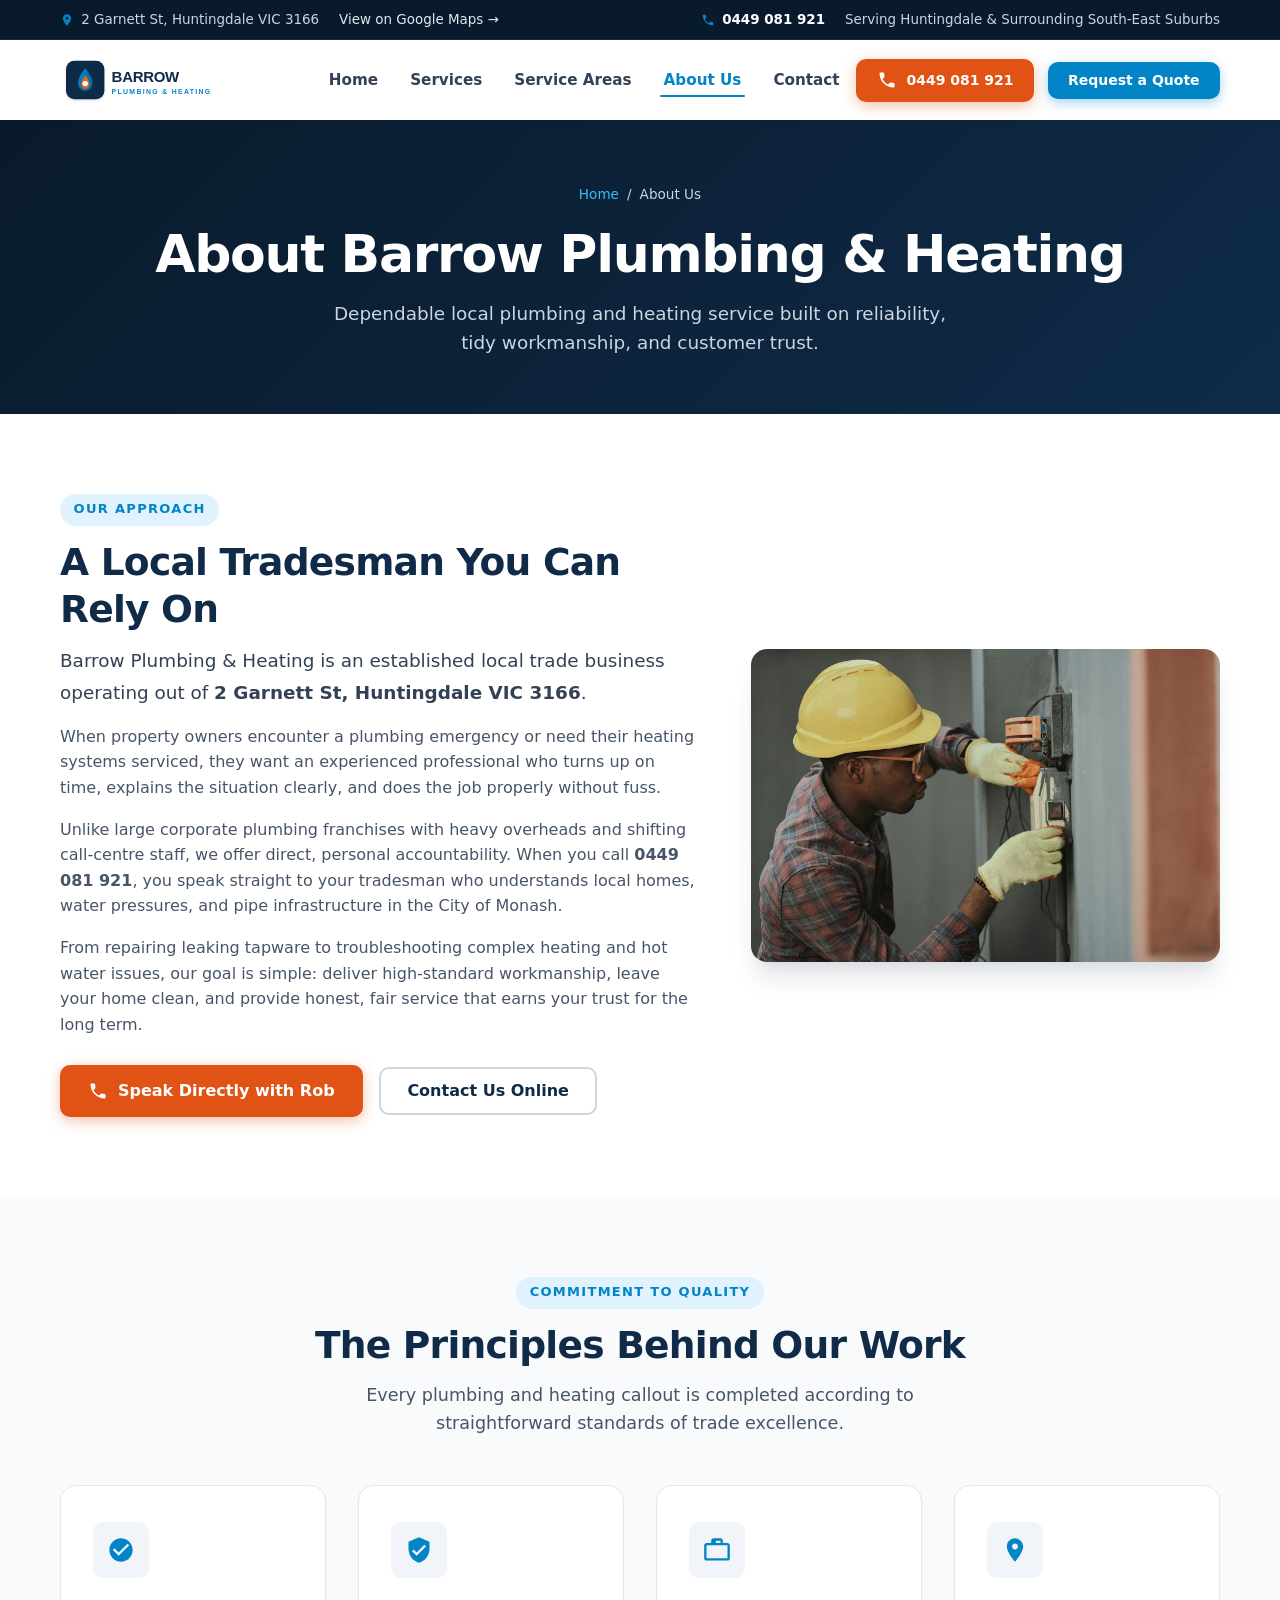
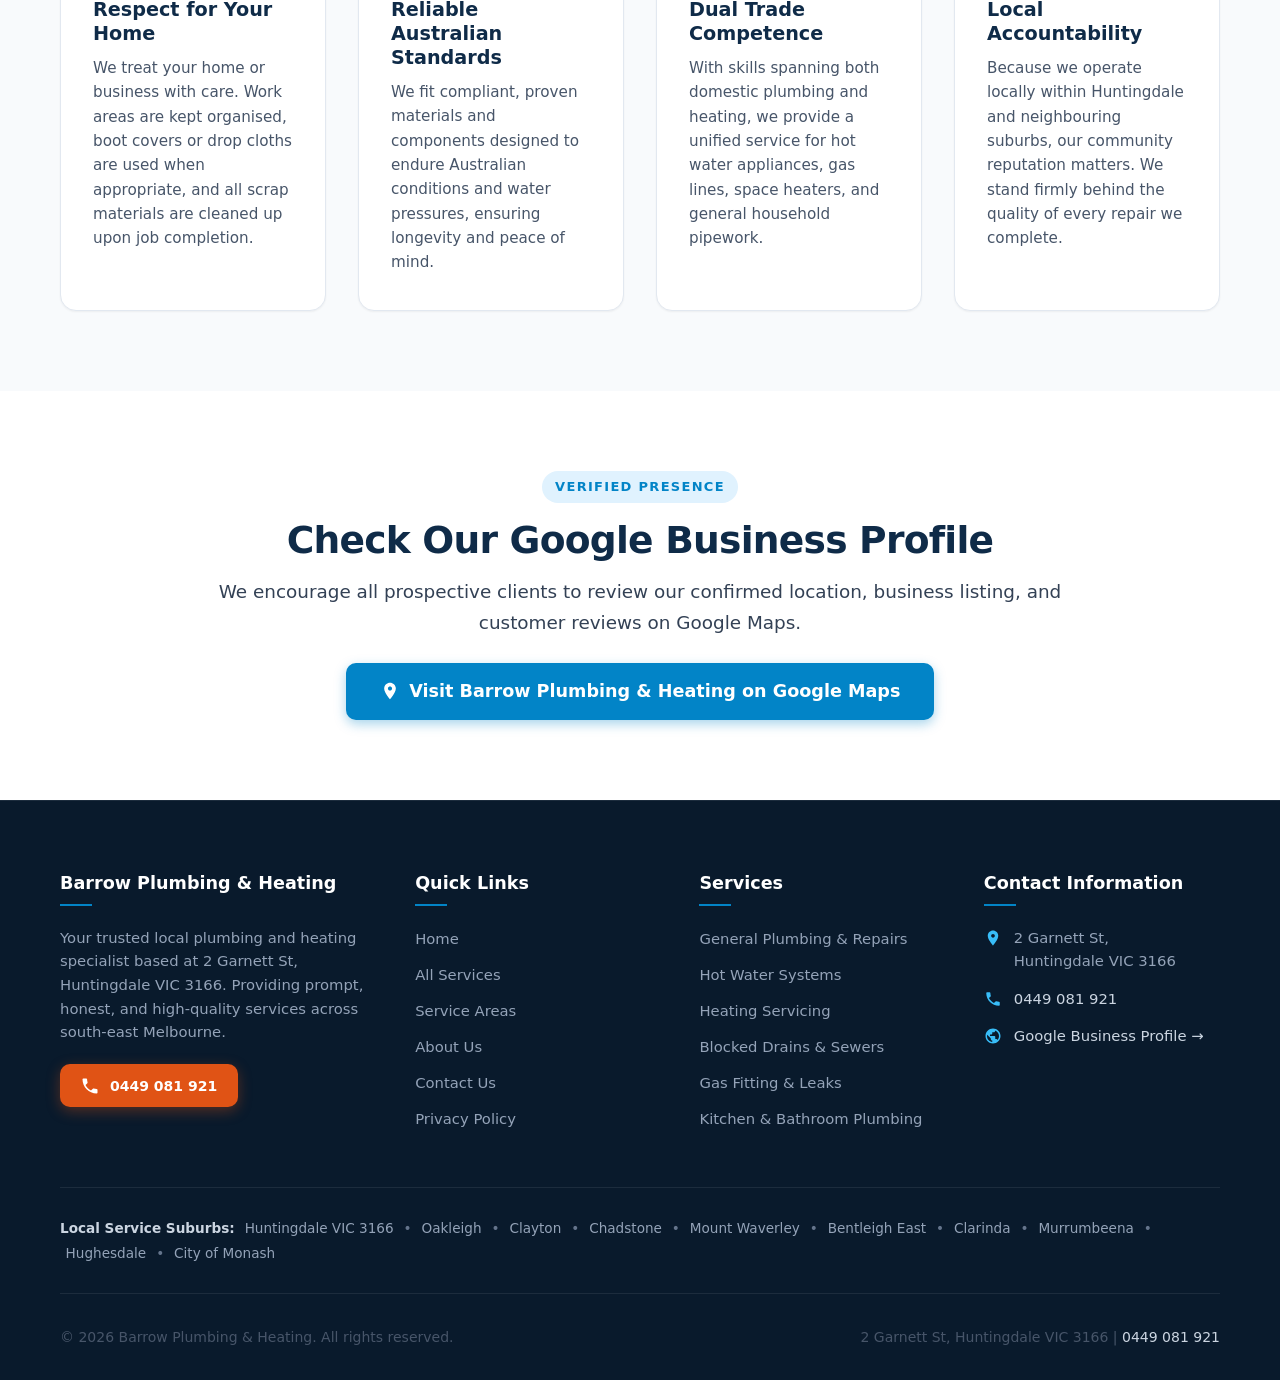
<file: about.html>
<!DOCTYPE html>
<html lang="en">
<head>
  <meta charset="UTF-8">
  <meta name="viewport" content="width=device-width, initial-scale=1.0">
  <title>About Us | Barrow Plumbing &amp; Heating | Huntingdale VIC</title>
  <meta name="description" content="Learn about Barrow Plumbing &amp; Heating. Dependable, honest local plumbing and heating services based in Huntingdale VIC 3166. Direct communication and quality workmanship.">
  <link rel="canonical" href="https://barrowplumbing.com.au/about.html">

  <meta name="geo.region" content="AU-VIC">
  <meta name="geo.placename" content="Huntingdale">
  <meta name="geo.position" content="-37.902436;145.1058901">
  <meta name="ICBM" content="-37.902436, 145.1058901">

  <link rel="icon" type="image/svg+xml" href="images/favicon.svg">
  <link rel="stylesheet" href="css/style.css">
</head>
<body>

  <!-- Top Announcement Bar -->
  <div class="top-bar">
    <div class="container top-bar-inner">
      <div class="top-bar-left">
        <div class="top-bar-item">
          <svg viewBox="0 0 24 24"><path d="M12 2C8.13 2 5 5.13 5 9c0 5.25 7 13 7 13s7-7.75 7-13c0-3.87-3.13-7-7-7zm0 9.5c-1.38 0-2.5-1.12-2.5-2.5s1.12-2.5 2.5-2.5 2.5 1.12 2.5 2.5-1.12 2.5-2.5 2.5z"/></svg>
          <span>2 Garnett St, Huntingdale VIC 3166</span>
        </div>
        <div class="top-bar-item">
          <a href="https://maps.app.goo.gl/FaPnR8P8vwAuHxw56" target="_blank" rel="noopener noreferrer">
            View on Google Maps &rarr;
          </a>
        </div>
      </div>
      <div class="top-bar-right">
        <div class="top-bar-item">
          <svg viewBox="0 0 24 24"><path d="M6.62 10.79c1.44 2.83 3.76 5.14 6.59 6.59l2.2-2.2c.27-.27.67-.36 1.02-.24 1.12.37 2.33.57 3.57.57.55 0 1 .45 1 1V20c0 .55-.45 1-1 1-9.39 0-17-7.61-17-17 0-.55.45-1 1-1h3.5c.55 0 1 .45 1 1 0 1.25.2 2.45.57 3.57.11.35.03.74-.25 1.02l-2.2 2.2z"/></svg>
          <a href="tel:0449081921" style="font-weight: 700; color: #fff;">0449 081 921</a>
        </div>
        <div class="top-bar-item">
          <span>Serving Huntingdale &amp; Surrounding South-East Suburbs</span>
        </div>
      </div>
    </div>
  </div>

  <!-- Header Navigation -->
  <header class="site-header">
    <div class="container header-inner">
      <a href="index.html" class="brand-logo" aria-label="Barrow Plumbing and Heating Home">
        <img src="images/logo.svg" alt="Barrow Plumbing & Heating Logo" width="220" height="42">
      </a>

      <nav class="main-nav" aria-label="Primary Navigation">
        <ul class="nav-list">
          <li><a href="index.html" class="nav-link">Home</a></li>
          <li><a href="services.html" class="nav-link">Services</a></li>
          <li><a href="service-areas.html" class="nav-link">Service Areas</a></li>
          <li><a href="about.html" class="nav-link active">About Us</a></li>
          <li><a href="contact.html" class="nav-link">Contact</a></li>
        </ul>

        <div class="mobile-nav-cta">
          <a href="tel:0449081921" class="btn btn-call btn-sm">
            <svg class="btn-icon" viewBox="0 0 24 24"><path d="M6.62 10.79c1.44 2.83 3.76 5.14 6.59 6.59l2.2-2.2c.27-.27.67-.36 1.02-.24 1.12.37 2.33.57 3.57.57.55 0 1 .45 1 1V20c0 .55-.45 1-1 1-9.39 0-17-7.61-17-17 0-.55.45-1 1-1h3.5c.55 0 1 .45 1 1 0 1.25.2 2.45.57 3.57.11.35.03.74-.25 1.02l-2.2 2.2z"/></svg>
            Call 0449 081 921
          </a>
          <button type="button" class="btn btn-primary btn-sm" data-open-modal="quote">
            Request a Quote
          </button>
        </div>
      </nav>

      <div class="header-cta-group">
        <a href="tel:0449081921" class="btn btn-call btn-sm">
          <svg class="btn-icon" viewBox="0 0 24 24"><path d="M6.62 10.79c1.44 2.83 3.76 5.14 6.59 6.59l2.2-2.2c.27-.27.67-.36 1.02-.24 1.12.37 2.33.57 3.57.57.55 0 1 .45 1 1V20c0 .55-.45 1-1 1-9.39 0-17-7.61-17-17 0-.55.45-1 1-1h3.5c.55 0 1 .45 1 1 0 1.25.2 2.45.57 3.57.11.35.03.74-.25 1.02l-2.2 2.2z"/></svg>
          <span>0449 081 921</span>
        </a>
        <button type="button" class="btn btn-primary btn-sm" data-open-modal="quote">
          Request a Quote
        </button>
      </div>

      <button class="nav-toggle" aria-label="Toggle navigation menu" aria-expanded="false">
        <svg viewBox="0 0 24 24"><path d="M3 18h18v-2H3v2zm0-5h18v-2H3v2zm0-7v2h18V6H3z"/></svg>
      </button>
    </div>
  </header>

  <!-- Page Header -->
  <div class="page-header">
    <div class="container">
      <nav class="breadcrumbs" aria-label="Breadcrumb">
        <a href="index.html">Home</a>
        <span>/</span>
        <span>About Us</span>
      </nav>
      <h1>About Barrow Plumbing &amp; Heating</h1>
      <p>Dependable local plumbing and heating service built on reliability, tidy workmanship, and customer trust.</p>
    </div>
  </div>

  <!-- Story & Values Section -->
  <section class="section">
    <div class="container">
      <div style="display: grid; grid-template-columns: 1.15fr 0.85fr; gap: 3.5rem; align-items: center;">
        <div>
          <span class="section-tag">Our Approach</span>
          <h2>A Local Tradesman You Can Rely On</h2>
          <p class="lead">
            Barrow Plumbing &amp; Heating is an established local trade business operating out of <strong>2 Garnett St, Huntingdale VIC 3166</strong>.
          </p>
          <p>
            When property owners encounter a plumbing emergency or need their heating systems serviced, they want an experienced professional who turns up on time, explains the situation clearly, and does the job properly without fuss.
          </p>
          <p>
            Unlike large corporate plumbing franchises with heavy overheads and shifting call-centre staff, we offer direct, personal accountability. When you call <strong>0449 081 921</strong>, you speak straight to your tradesman who understands local homes, water pressures, and pipe infrastructure in the City of Monash.
          </p>
          <p>
            From repairing leaking tapware to troubleshooting complex heating and hot water issues, our goal is simple: deliver high-standard workmanship, leave your home clean, and provide honest, fair service that earns your trust for the long term.
          </p>

          <div class="btn-group" style="margin-top: 1.75rem;">
            <a href="tel:0449081921" class="btn btn-call">
              <svg class="btn-icon" viewBox="0 0 24 24"><path d="M6.62 10.79c1.44 2.83 3.76 5.14 6.59 6.59l2.2-2.2c.27-.27.67-.36 1.02-.24 1.12.37 2.33.57 3.57.57.55 0 1 .45 1 1V20c0 .55-.45 1-1 1-9.39 0-17-7.61-17-17 0-.55.45-1 1-1h3.5c.55 0 1 .45 1 1 0 1.25.2 2.45.57 3.57.11.35.03.74-.25 1.02l-2.2 2.2z"/></svg>
              Speak Directly with Rob
            </a>
            <a href="contact.html" class="btn btn-outline">
              Contact Us Online
            </a>
          </div>
        </div>

        <div style="border-radius: var(--radius-lg); overflow: hidden; box-shadow: var(--shadow-xl);">
          <img src="images/about-workmanship.jpg" alt="Quality plumbing tools and professional workmanship" width="600" height="450" loading="lazy">
        </div>
      </div>
    </div>
  </section>

  <!-- Core Standards -->
  <section class="section section-alt">
    <div class="container">
      <div class="section-header text-center">
        <span class="section-tag">Commitment to Quality</span>
        <h2>The Principles Behind Our Work</h2>
        <p>Every plumbing and heating callout is completed according to straightforward standards of trade excellence.</p>
      </div>

      <div class="trust-grid">
        <div class="trust-card">
          <div class="trust-card-icon">
            <svg viewBox="0 0 24 24"><path d="M12 2C6.48 2 2 6.48 2 12s4.48 10 10 10 10-4.48 10-10S17.52 2 12 2zm-2 15l-5-5 1.41-1.41L10 14.17l7.59-7.59L19 8l-9 9z"/></svg>
          </div>
          <h3>Respect for Your Home</h3>
          <p>We treat your home or business with care. Work areas are kept organised, boot covers or drop cloths are used when appropriate, and all scrap materials are cleaned up upon job completion.</p>
        </div>

        <div class="trust-card">
          <div class="trust-card-icon">
            <svg viewBox="0 0 24 24"><path d="M12 1L3 5v6c0 5.55 3.84 10.74 9 12 5.16-1.26 9-6.45 9-12V5l-9-4zm-2 16l-4-4 1.41-1.41L10 14.17l6.59-6.59L18 9l-8 8z"/></svg>
          </div>
          <h3>Reliable Australian Standards</h3>
          <p>We fit compliant, proven materials and components designed to endure Australian conditions and water pressures, ensuring longevity and peace of mind.</p>
        </div>

        <div class="trust-card">
          <div class="trust-card-icon">
            <svg viewBox="0 0 24 24"><path d="M21 6h-4V4c0-1.11-.89-2-2-2h-6c-1.11 0-2 .89-2 2v2H3c-1.11 0-1.99.89-1.99 2L1 19c0 1.11.89 2 2 2h18c1.11 0 2-.89 2-2V8c0-1.11-.89-2-2-2zm-10-2h4v2h-4V4zm10 15H3V8h18v11z"/></svg>
          </div>
          <h3>Dual Trade Competence</h3>
          <p>With skills spanning both domestic plumbing and heating, we provide a unified service for hot water appliances, gas lines, space heaters, and general household pipework.</p>
        </div>

        <div class="trust-card">
          <div class="trust-card-icon">
            <svg viewBox="0 0 24 24"><path d="M12 2C8.13 2 5 5.13 5 9c0 5.25 7 13 7 13s7-7.75 7-13c0-3.87-3.13-7-7-7zm0 9.5c-1.38 0-2.5-1.12-2.5-2.5s1.12-2.5 2.5-2.5 2.5 1.12 2.5 2.5-1.12 2.5-2.5 2.5z"/></svg>
          </div>
          <h3>Local Accountability</h3>
          <p>Because we operate locally within Huntingdale and neighbouring suburbs, our community reputation matters. We stand firmly behind the quality of every repair we complete.</p>
        </div>
      </div>
    </div>
  </section>

  <!-- Google Verification Callout -->
  <section class="section">
    <div class="container container-narrow text-center">
      <span class="section-tag">Verified Presence</span>
      <h2>Check Our Google Business Profile</h2>
      <p class="lead">
        We encourage all prospective clients to review our confirmed location, business listing, and customer reviews on Google Maps.
      </p>
      <div style="margin-top: 1.5rem;">
        <a href="https://maps.app.goo.gl/FaPnR8P8vwAuHxw56" target="_blank" rel="noopener noreferrer" class="btn btn-primary btn-lg">
          <svg class="btn-icon" viewBox="0 0 24 24"><path d="M12 2C8.13 2 5 5.13 5 9c0 5.25 7 13 7 13s7-7.75 7-13c0-3.87-3.13-7-7-7zm0 9.5c-1.38 0-2.5-1.12-2.5-2.5s1.12-2.5 2.5-2.5 2.5 1.12 2.5 2.5-1.12 2.5-2.5 2.5z"/></svg>
          Visit Barrow Plumbing &amp; Heating on Google Maps
        </a>
      </div>
    </div>
  </section>

  <!-- Footer -->
  <footer class="site-footer">
    <div class="container">
      <div class="footer-grid">
        <div class="footer-col">
          <h4>Barrow Plumbing &amp; Heating</h4>
          <p>
            Your trusted local plumbing and heating specialist based at 2 Garnett St, Huntingdale VIC 3166. Providing prompt, honest, and high-quality services across south-east Melbourne.
          </p>
          <div style="margin-top: 1.25rem;">
            <a href="tel:0449081921" class="btn btn-call btn-sm">
              <svg class="btn-icon" viewBox="0 0 24 24"><path d="M6.62 10.79c1.44 2.83 3.76 5.14 6.59 6.59l2.2-2.2c.27-.27.67-.36 1.02-.24 1.12.37 2.33.57 3.57.57.55 0 1 .45 1 1V20c0 .55-.45 1-1 1-9.39 0-17-7.61-17-17 0-.55.45-1 1-1h3.5c.55 0 1 .45 1 1 0 1.25.2 2.45.57 3.57.11.35.03.74-.25 1.02l-2.2 2.2z"/></svg>
              0449 081 921
            </a>
          </div>
        </div>

        <div class="footer-col">
          <h4>Quick Links</h4>
          <ul class="footer-links">
            <li><a href="index.html">Home</a></li>
            <li><a href="services.html">All Services</a></li>
            <li><a href="service-areas.html">Service Areas</a></li>
            <li><a href="about.html">About Us</a></li>
            <li><a href="contact.html">Contact Us</a></li>
            <li><a href="privacy-policy.html">Privacy Policy</a></li>
          </ul>
        </div>

        <div class="footer-col">
          <h4>Services</h4>
          <ul class="footer-links">
            <li><a href="services.html#general-plumbing">General Plumbing &amp; Repairs</a></li>
            <li><a href="services.html#hot-water">Hot Water Systems</a></li>
            <li><a href="services.html#heating">Heating Servicing</a></li>
            <li><a href="services.html#blocked-drains">Blocked Drains &amp; Sewers</a></li>
            <li><a href="services.html#gas-fitting">Gas Fitting &amp; Leaks</a></li>
            <li><a href="services.html#kitchen-bathroom">Kitchen &amp; Bathroom Plumbing</a></li>
          </ul>
        </div>

        <div class="footer-col">
          <h4>Contact Information</h4>
          <div class="footer-contact-item">
            <svg viewBox="0 0 24 24"><path d="M12 2C8.13 2 5 5.13 5 9c0 5.25 7 13 7 13s7-7.75 7-13c0-3.87-3.13-7-7-7zm0 9.5c-1.38 0-2.5-1.12-2.5-2.5s1.12-2.5 2.5-2.5 2.5 1.12 2.5 2.5-1.12 2.5-2.5 2.5z"/></svg>
            <div>
              2 Garnett St,<br>Huntingdale VIC 3166
            </div>
          </div>
          <div class="footer-contact-item">
            <svg viewBox="0 0 24 24"><path d="M6.62 10.79c1.44 2.83 3.76 5.14 6.59 6.59l2.2-2.2c.27-.27.67-.36 1.02-.24 1.12.37 2.33.57 3.57.57.55 0 1 .45 1 1V20c0 .55-.45 1-1 1-9.39 0-17-7.61-17-17 0-.55.45-1 1-1h3.5c.55 0 1 .45 1 1 0 1.25.2 2.45.57 3.57.11.35.03.74-.25 1.02l-2.2 2.2z"/></svg>
            <div>
              <a href="tel:0449081921">0449 081 921</a>
            </div>
          </div>
          <div class="footer-contact-item">
            <svg viewBox="0 0 24 24"><path d="M12 2C6.48 2 2 6.48 2 12s4.48 10 10 10 10-4.48 10-10S17.52 2 12 2zm-1 17.93c-3.95-.49-7-3.85-7-7.93 0-.62.08-1.21.21-1.79L9 15v1c0 1.1.9 2 2 2v1.93zm6.9-2.54c-.26-.81-1-1.39-1.9-1.39h-1v-3c0-.55-.45-1-1-1H8v-2h2c.55 0 1-.45 1-1V7h2c1.1 0 2-.9 2-2v-.41c2.93 1.19 5 4.06 5 7.41 0 2.08-.8 3.97-2.1 5.39z"/></svg>
            <div>
              <a href="https://maps.app.goo.gl/FaPnR8P8vwAuHxw56" target="_blank" rel="noopener noreferrer">Google Business Profile &rarr;</a>
            </div>
          </div>
        </div>
      </div>

      <div class="footer-suburbs-bar">
        <strong>Local Service Suburbs:</strong>
        <a href="service-areas.html">Huntingdale VIC 3166</a> &bull;
        <a href="service-areas.html">Oakleigh</a> &bull;
        <a href="service-areas.html">Clayton</a> &bull;
        <a href="service-areas.html">Chadstone</a> &bull;
        <a href="service-areas.html">Mount Waverley</a> &bull;
        <a href="service-areas.html">Bentleigh East</a> &bull;
        <a href="service-areas.html">Clarinda</a> &bull;
        <a href="service-areas.html">Murrumbeena</a> &bull;
        <a href="service-areas.html">Hughesdale</a> &bull;
        <a href="service-areas.html">City of Monash</a>
      </div>

      <div class="footer-bottom">
        <p>&copy; 2026 Barrow Plumbing &amp; Heating. All rights reserved.</p>
        <p>2 Garnett St, Huntingdale VIC 3166 | <a href="tel:0449081921">0449 081 921</a></p>
      </div>
    </div>
  </footer>

  <!-- Floating Mobile Call Bar -->
  <div class="mobile-call-bar">
    <a href="tel:0449081921" class="btn btn-call">
      <svg class="btn-icon" viewBox="0 0 24 24"><path d="M6.62 10.79c1.44 2.83 3.76 5.14 6.59 6.59l2.2-2.2c.27-.27.67-.36 1.02-.24 1.12.37 2.33.57 3.57.57.55 0 1 .45 1 1V20c0 .55-.45 1-1 1-9.39 0-17-7.61-17-17 0-.55.45-1 1-1h3.5c.55 0 1 .45 1 1 0 1.25.2 2.45.57 3.57.11.35.03.74-.25 1.02l-2.2 2.2z"/></svg>
      Call 0449 081 921
    </a>
    <button type="button" class="btn btn-primary" data-open-modal="quote">
      Request Quote
    </button>
  </div>

  <!-- Quick Quote Modal -->
  <div class="modal-overlay" id="quoteModal" role="dialog" aria-modal="true" aria-labelledby="modalTitle">
    <div class="modal-content">
      <button class="modal-close" aria-label="Close dialog">
        <svg viewBox="0 0 24 24"><path d="M19 6.41L17.59 5 12 10.59 6.41 5 5 6.41 10.59 12 5 17.59 6.41 19 12 13.41 17.59 19 19 17.59 13.41 12z"/></svg>
      </button>

      <div style="margin-bottom: 1.5rem;">
        <span class="section-tag">Quick Enquiry</span>
        <h3 id="modalTitle">Request a Service Quote</h3>
        <p style="font-size: 0.95rem;">Enter your contact details and job description. We will get in touch promptly.</p>
      </div>

      <form class="enquiry-form" novalidate>
        <div class="form-status" role="alert"></div>

        <div class="form-group">
          <label class="form-label">Your Name *</label>
          <input type="text" name="customer_name" class="form-input" placeholder="e.g. David" required>
        </div>

        <div class="form-group">
          <label class="form-label">Phone Number *</label>
          <input type="tel" name="customer_phone" class="form-input" placeholder="e.g. 0449 081 921" required>
        </div>

        <div class="form-group">
          <label class="form-label">Suburb</label>
          <input type="text" name="customer_suburb" class="form-input" placeholder="e.g. Huntingdale VIC">
        </div>

        <div class="form-group">
          <label class="form-label">Service Type</label>
          <select name="service_type" class="form-select">
            <option value="General Plumbing">General Plumbing</option>
            <option value="Hot Water">Hot Water System</option>
            <option value="Heating">Heating Maintenance</option>
            <option value="Blocked Drains">Blocked Drains</option>
            <option value="Gas Fitting">Gas Fitting</option>
            <option value="Other">Other</option>
          </select>
        </div>

        <div class="form-group">
          <label class="form-label">Message / Details</label>
          <textarea name="customer_message" class="form-textarea" placeholder="Brief details about the plumbing or heating issue..." style="min-height: 80px;"></textarea>
        </div>

        <button type="submit" class="btn btn-call btn-lg" style="width: 100%;">
          Submit Request
        </button>

        <p class="form-privacy-note text-center">
          For urgent enquiries, call <a href="tel:0449081921">0449 081 921</a> directly.
        </p>
      </form>
    </div>
  </div>

  <script src="js/main.js"></script>
</body>
</html>
</file>
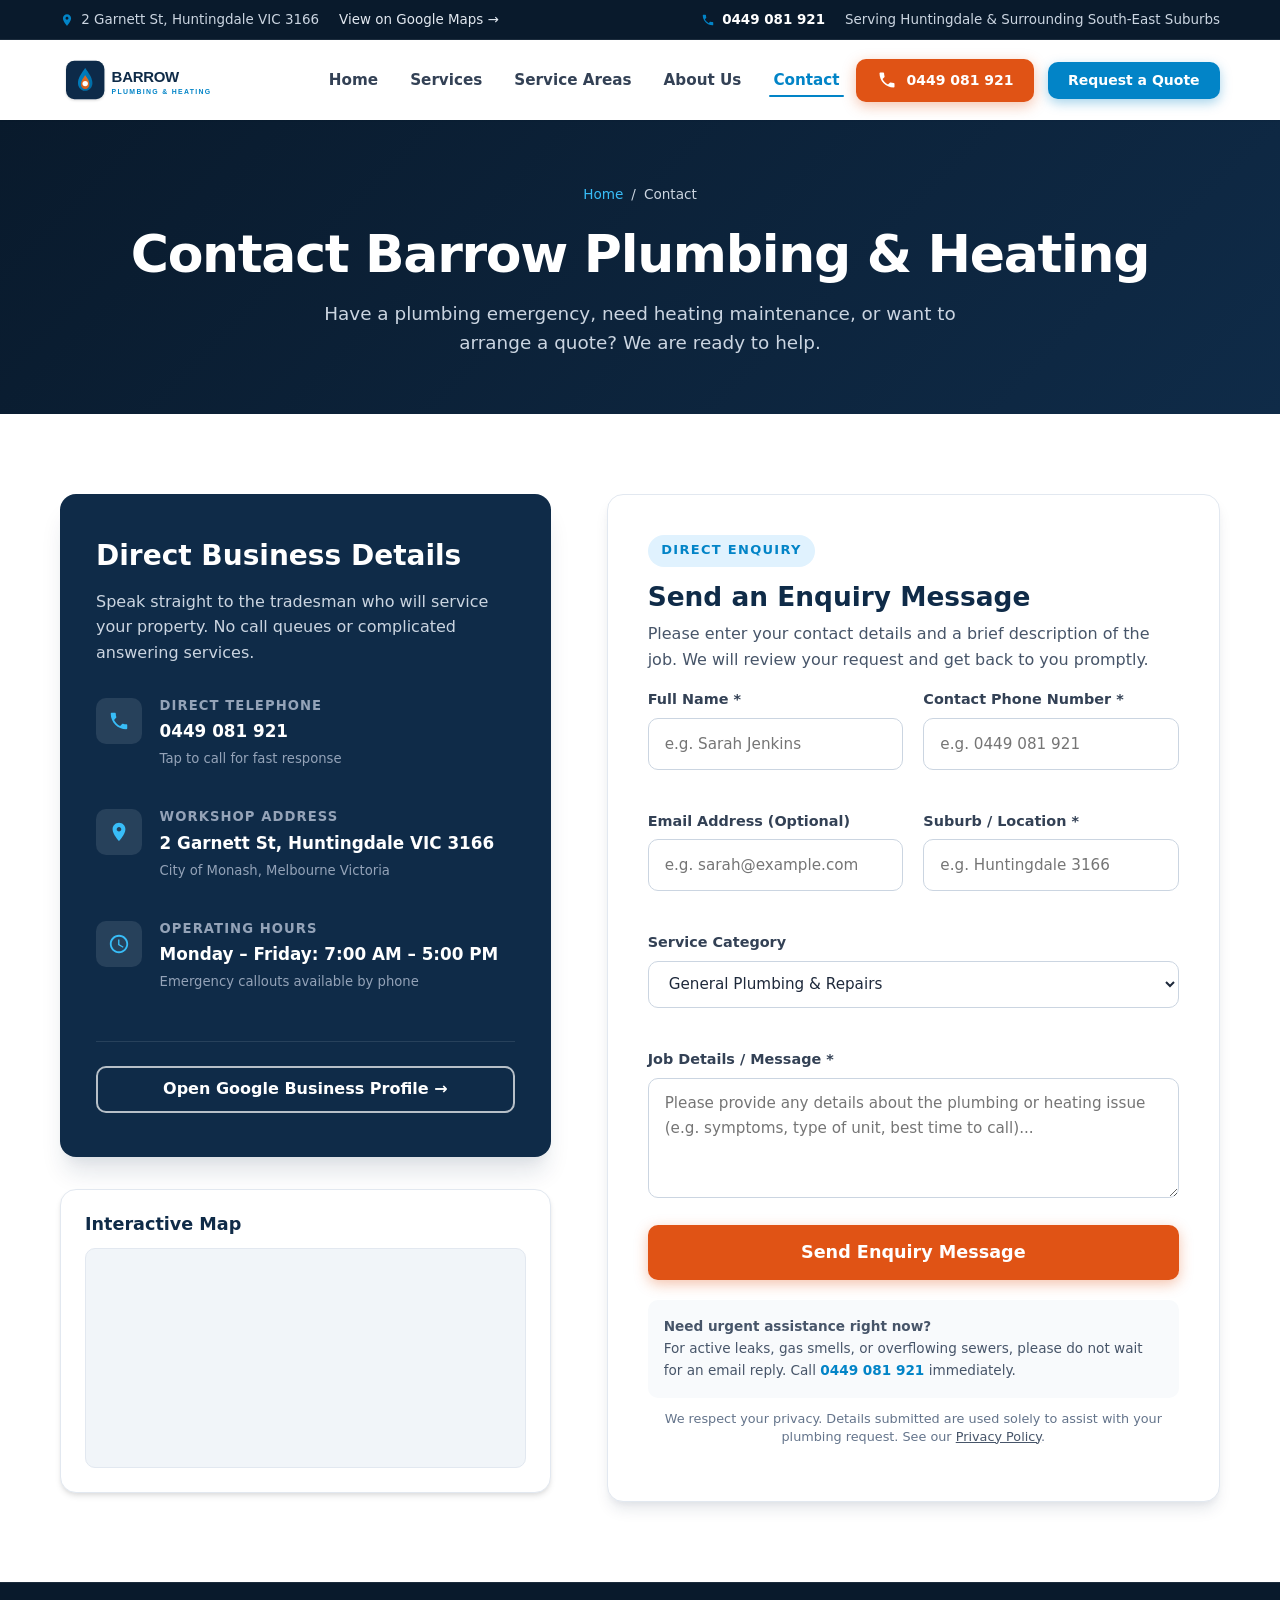
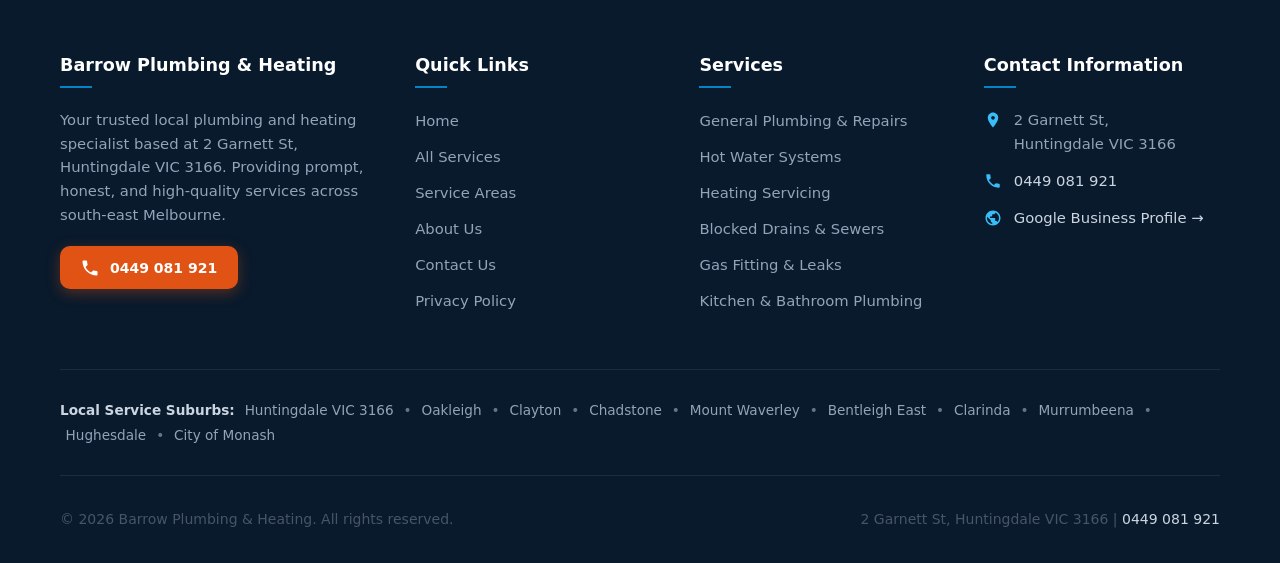
<file: contact.html>
<!DOCTYPE html>
<html lang="en">
<head>
  <meta charset="UTF-8">
  <meta name="viewport" content="width=device-width, initial-scale=1.0">
  <title>Contact Us | Barrow Plumbing &amp; Heating | Huntingdale VIC | 0449 081 921</title>
  <meta name="description" content="Contact Barrow Plumbing &amp; Heating at 2 Garnett St, Huntingdale VIC 3166. Call 0449 081 921 for dependable local plumbing, hot water, and heating services.">
  <link rel="canonical" href="https://barrowplumbing.com.au/contact.html">

  <meta name="geo.region" content="AU-VIC">
  <meta name="geo.placename" content="Huntingdale">
  <meta name="geo.position" content="-37.902436;145.1058901">
  <meta name="ICBM" content="-37.902436, 145.1058901">

  <link rel="icon" type="image/svg+xml" href="images/favicon.svg">
  <link rel="stylesheet" href="css/style.css">

  <script type="application/ld+json">
  {
    "@context": "https://schema.org",
    "@type": "ContactPage",
    "mainEntity": {
      "@type": "Plumber",
      "name": "Barrow Plumbing & Heating",
      "telephone": "+61449081921",
      "address": {
        "@type": "PostalAddress",
        "streetAddress": "2 Garnett St",
        "addressLocality": "Huntingdale",
        "addressRegion": "VIC",
        "postalCode": "3166",
        "addressCountry": "AU"
      },
      "hasMap": "https://maps.app.goo.gl/FaPnR8P8vwAuHxw56"
    }
  }
  </script>
</head>
<body>

  <!-- Top Announcement Bar -->
  <div class="top-bar">
    <div class="container top-bar-inner">
      <div class="top-bar-left">
        <div class="top-bar-item">
          <svg viewBox="0 0 24 24"><path d="M12 2C8.13 2 5 5.13 5 9c0 5.25 7 13 7 13s7-7.75 7-13c0-3.87-3.13-7-7-7zm0 9.5c-1.38 0-2.5-1.12-2.5-2.5s1.12-2.5 2.5-2.5 2.5 1.12 2.5 2.5-1.12 2.5-2.5 2.5z"/></svg>
          <span>2 Garnett St, Huntingdale VIC 3166</span>
        </div>
        <div class="top-bar-item">
          <a href="https://maps.app.goo.gl/FaPnR8P8vwAuHxw56" target="_blank" rel="noopener noreferrer">
            View on Google Maps &rarr;
          </a>
        </div>
      </div>
      <div class="top-bar-right">
        <div class="top-bar-item">
          <svg viewBox="0 0 24 24"><path d="M6.62 10.79c1.44 2.83 3.76 5.14 6.59 6.59l2.2-2.2c.27-.27.67-.36 1.02-.24 1.12.37 2.33.57 3.57.57.55 0 1 .45 1 1V20c0 .55-.45 1-1 1-9.39 0-17-7.61-17-17 0-.55.45-1 1-1h3.5c.55 0 1 .45 1 1 0 1.25.2 2.45.57 3.57.11.35.03.74-.25 1.02l-2.2 2.2z"/></svg>
          <a href="tel:0449081921" style="font-weight: 700; color: #fff;">0449 081 921</a>
        </div>
        <div class="top-bar-item">
          <span>Serving Huntingdale &amp; Surrounding South-East Suburbs</span>
        </div>
      </div>
    </div>
  </div>

  <!-- Header Navigation -->
  <header class="site-header">
    <div class="container header-inner">
      <a href="index.html" class="brand-logo" aria-label="Barrow Plumbing and Heating Home">
        <img src="images/logo.svg" alt="Barrow Plumbing & Heating Logo" width="220" height="42">
      </a>

      <nav class="main-nav" aria-label="Primary Navigation">
        <ul class="nav-list">
          <li><a href="index.html" class="nav-link">Home</a></li>
          <li><a href="services.html" class="nav-link">Services</a></li>
          <li><a href="service-areas.html" class="nav-link">Service Areas</a></li>
          <li><a href="about.html" class="nav-link">About Us</a></li>
          <li><a href="contact.html" class="nav-link active">Contact</a></li>
        </ul>

        <div class="mobile-nav-cta">
          <a href="tel:0449081921" class="btn btn-call btn-sm">
            <svg class="btn-icon" viewBox="0 0 24 24"><path d="M6.62 10.79c1.44 2.83 3.76 5.14 6.59 6.59l2.2-2.2c.27-.27.67-.36 1.02-.24 1.12.37 2.33.57 3.57.57.55 0 1 .45 1 1V20c0 .55-.45 1-1 1-9.39 0-17-7.61-17-17 0-.55.45-1 1-1h3.5c.55 0 1 .45 1 1 0 1.25.2 2.45.57 3.57.11.35.03.74-.25 1.02l-2.2 2.2z"/></svg>
            Call 0449 081 921
          </a>
          <button type="button" class="btn btn-primary btn-sm" data-open-modal="quote">
            Request a Quote
          </button>
        </div>
      </nav>

      <div class="header-cta-group">
        <a href="tel:0449081921" class="btn btn-call btn-sm">
          <svg class="btn-icon" viewBox="0 0 24 24"><path d="M6.62 10.79c1.44 2.83 3.76 5.14 6.59 6.59l2.2-2.2c.27-.27.67-.36 1.02-.24 1.12.37 2.33.57 3.57.57.55 0 1 .45 1 1V20c0 .55-.45 1-1 1-9.39 0-17-7.61-17-17 0-.55.45-1 1-1h3.5c.55 0 1 .45 1 1 0 1.25.2 2.45.57 3.57.11.35.03.74-.25 1.02l-2.2 2.2z"/></svg>
          <span>0449 081 921</span>
        </a>
        <button type="button" class="btn btn-primary btn-sm" data-open-modal="quote">
          Request a Quote
        </button>
      </div>

      <button class="nav-toggle" aria-label="Toggle navigation menu" aria-expanded="false">
        <svg viewBox="0 0 24 24"><path d="M3 18h18v-2H3v2zm0-5h18v-2H3v2zm0-7v2h18V6H3z"/></svg>
      </button>
    </div>
  </header>

  <!-- Page Header -->
  <div class="page-header">
    <div class="container">
      <nav class="breadcrumbs" aria-label="Breadcrumb">
        <a href="index.html">Home</a>
        <span>/</span>
        <span>Contact</span>
      </nav>
      <h1>Contact Barrow Plumbing &amp; Heating</h1>
      <p>Have a plumbing emergency, need heating maintenance, or want to arrange a quote? We are ready to help.</p>
    </div>
  </div>

  <!-- Contact Grid Section -->
  <section class="section">
    <div class="container">
      <div class="contact-grid">
        
        <!-- Contact Info & Location -->
        <div>
          <div class="contact-info-card" style="margin-bottom: 2rem;">
            <h3>Direct Business Details</h3>
            <p>Speak straight to the tradesman who will service your property. No call queues or complicated answering services.</p>

            <div class="contact-details-list">
              <div class="contact-detail-row">
                <div class="contact-icon-box">
                  <svg viewBox="0 0 24 24"><path d="M6.62 10.79c1.44 2.83 3.76 5.14 6.59 6.59l2.2-2.2c.27-.27.67-.36 1.02-.24 1.12.37 2.33.57 3.57.57.55 0 1 .45 1 1V20c0 .55-.45 1-1 1-9.39 0-17-7.61-17-17 0-.55.45-1 1-1h3.5c.55 0 1 .45 1 1 0 1.25.2 2.45.57 3.57.11.35.03.74-.25 1.02l-2.2 2.2z"/></svg>
                </div>
                <div>
                  <h4>Direct Telephone</h4>
                  <a href="tel:0449081921">0449 081 921</a>
                  <p style="color: #94a3b8; font-size: 0.825rem; margin-top: 0.2rem;">Tap to call for fast response</p>
                </div>
              </div>

              <div class="contact-detail-row">
                <div class="contact-icon-box">
                  <svg viewBox="0 0 24 24"><path d="M12 2C8.13 2 5 5.13 5 9c0 5.25 7 13 7 13s7-7.75 7-13c0-3.87-3.13-7-7-7zm0 9.5c-1.38 0-2.5-1.12-2.5-2.5s1.12-2.5 2.5-2.5 2.5 1.12 2.5 2.5-1.12 2.5-2.5 2.5z"/></svg>
                </div>
                <div>
                  <h4>Workshop Address</h4>
                  <span>2 Garnett St, Huntingdale VIC 3166</span>
                  <p style="color: #94a3b8; font-size: 0.825rem; margin-top: 0.2rem;">City of Monash, Melbourne Victoria</p>
                </div>
              </div>

              <div class="contact-detail-row">
                <div class="contact-icon-box">
                  <svg viewBox="0 0 24 24"><path d="M11.99 2C6.47 2 2 6.48 2 12s4.47 10 9.99 10C17.52 22 22 17.52 22 12S17.52 2 11.99 2zM12 20c-4.42 0-8-3.58-8-8s3.58-8 8-8 8 3.58 8 8-3.58 8-8 8zm.5-13H11v6l5.25 3.15.75-1.23-4.5-2.67z"/></svg>
                </div>
                <div>
                  <h4>Operating Hours</h4>
                  <span>Monday – Friday: 7:00 AM – 5:00 PM</span>
                  <p style="color: #94a3b8; font-size: 0.825rem; margin-top: 0.2rem;">Emergency callouts available by phone</p>
                </div>
              </div>
            </div>

            <div style="margin-top: 2rem; padding-top: 1.5rem; border-top: 1px solid rgba(255, 255, 255, 0.1);">
              <a href="https://maps.app.goo.gl/FaPnR8P8vwAuHxw56" target="_blank" rel="noopener noreferrer" class="btn btn-outline-white" style="width: 100%;">
                Open Google Business Profile &rarr;
              </a>
            </div>
          </div>

          <!-- Embedded Map -->
          <div class="areas-map-card" style="padding: 1.5rem;">
            <h4 style="font-size: 1.1rem; margin-bottom: 0.5rem;">Interactive Map</h4>
            <div class="map-embed-container" style="height: 220px; margin-top: 0.75rem;">
              <iframe 
                title="Barrow Plumbing Map Embed" 
                src="https://maps.google.com/maps?q=-37.902436,145.1058901&hl=en&z=14&output=embed"
                loading="lazy" 
                referrerpolicy="no-referrer-when-downgrade">
              </iframe>
            </div>
          </div>
        </div>

        <!-- Contact Enquiry Form -->
        <div class="contact-form-card">
          <span class="section-tag">Direct Enquiry</span>
          <h3>Send an Enquiry Message</h3>
          <p>Please enter your contact details and a brief description of the job. We will review your request and get back to you promptly.</p>

          <form class="enquiry-form" novalidate>
            <div class="form-status" role="alert"></div>

            <div class="form-grid">
              <div class="form-group">
                <label for="cName" class="form-label">Full Name *</label>
                <input type="text" id="cName" name="customer_name" class="form-input" placeholder="e.g. Sarah Jenkins" required>
              </div>

              <div class="form-group">
                <label for="cPhone" class="form-label">Contact Phone Number *</label>
                <input type="tel" id="cPhone" name="customer_phone" class="form-input" placeholder="e.g. 0449 081 921" required>
              </div>

              <div class="form-group">
                <label for="cEmail" class="form-label">Email Address (Optional)</label>
                <input type="email" id="cEmail" name="customer_email" class="form-input" placeholder="e.g. sarah@example.com">
              </div>

              <div class="form-group">
                <label for="cSuburb" class="form-label">Suburb / Location *</label>
                <input type="text" id="cSuburb" name="customer_suburb" class="form-input" placeholder="e.g. Huntingdale 3166" required>
              </div>

              <div class="form-group full">
                <label for="cService" class="form-label">Service Category</label>
                <select id="cService" name="service_type" class="form-select">
                  <option value="General Plumbing">General Plumbing &amp; Repairs</option>
                  <option value="Hot Water Systems">Hot Water System Service or Replacement</option>
                  <option value="Heating Maintenance">Heating Maintenance &amp; Servicing</option>
                  <option value="Blocked Drains">Blocked Drain or Sewer</option>
                  <option value="Gas Fitting">Gas Fitting or Leak Inspection</option>
                  <option value="Kitchen Bathroom">Kitchen or Bathroom Renovation Plumbing</option>
                  <option value="Other">Other Enquiry</option>
                </select>
              </div>

              <div class="form-group full">
                <label for="cMessage" class="form-label">Job Details / Message *</label>
                <textarea id="cMessage" name="customer_message" class="form-textarea" placeholder="Please provide any details about the plumbing or heating issue (e.g. symptoms, type of unit, best time to call)..." required></textarea>
              </div>
            </div>

            <button type="submit" class="btn btn-call btn-lg" style="width: 100%;">
              Send Enquiry Message
            </button>

            <div style="margin-top: 1.25rem; padding: 1rem; background-color: var(--gray-50); border-radius: var(--radius-md); font-size: 0.85rem; color: var(--gray-600);">
              <strong>Need urgent assistance right now?</strong><br>
              For active leaks, gas smells, or overflowing sewers, please do not wait for an email reply. Call <a href="tel:0449081921" style="font-weight: 700; color: var(--accent);">0449 081 921</a> immediately.
            </div>

            <p class="form-privacy-note text-center">
              We respect your privacy. Details submitted are used solely to assist with your plumbing request. See our <a href="privacy-policy.html">Privacy Policy</a>.
            </p>
          </form>
        </div>
      </div>
    </div>
  </section>

  <!-- Footer -->
  <footer class="site-footer">
    <div class="container">
      <div class="footer-grid">
        <div class="footer-col">
          <h4>Barrow Plumbing &amp; Heating</h4>
          <p>
            Your trusted local plumbing and heating specialist based at 2 Garnett St, Huntingdale VIC 3166. Providing prompt, honest, and high-quality services across south-east Melbourne.
          </p>
          <div style="margin-top: 1.25rem;">
            <a href="tel:0449081921" class="btn btn-call btn-sm">
              <svg class="btn-icon" viewBox="0 0 24 24"><path d="M6.62 10.79c1.44 2.83 3.76 5.14 6.59 6.59l2.2-2.2c.27-.27.67-.36 1.02-.24 1.12.37 2.33.57 3.57.57.55 0 1 .45 1 1V20c0 .55-.45 1-1 1-9.39 0-17-7.61-17-17 0-.55.45-1 1-1h3.5c.55 0 1 .45 1 1 0 1.25.2 2.45.57 3.57.11.35.03.74-.25 1.02l-2.2 2.2z"/></svg>
              0449 081 921
            </a>
          </div>
        </div>

        <div class="footer-col">
          <h4>Quick Links</h4>
          <ul class="footer-links">
            <li><a href="index.html">Home</a></li>
            <li><a href="services.html">All Services</a></li>
            <li><a href="service-areas.html">Service Areas</a></li>
            <li><a href="about.html">About Us</a></li>
            <li><a href="contact.html">Contact Us</a></li>
            <li><a href="privacy-policy.html">Privacy Policy</a></li>
          </ul>
        </div>

        <div class="footer-col">
          <h4>Services</h4>
          <ul class="footer-links">
            <li><a href="services.html#general-plumbing">General Plumbing &amp; Repairs</a></li>
            <li><a href="services.html#hot-water">Hot Water Systems</a></li>
            <li><a href="services.html#heating">Heating Servicing</a></li>
            <li><a href="services.html#blocked-drains">Blocked Drains &amp; Sewers</a></li>
            <li><a href="services.html#gas-fitting">Gas Fitting &amp; Leaks</a></li>
            <li><a href="services.html#kitchen-bathroom">Kitchen &amp; Bathroom Plumbing</a></li>
          </ul>
        </div>

        <div class="footer-col">
          <h4>Contact Information</h4>
          <div class="footer-contact-item">
            <svg viewBox="0 0 24 24"><path d="M12 2C8.13 2 5 5.13 5 9c0 5.25 7 13 7 13s7-7.75 7-13c0-3.87-3.13-7-7-7zm0 9.5c-1.38 0-2.5-1.12-2.5-2.5s1.12-2.5 2.5-2.5 2.5 1.12 2.5 2.5-1.12 2.5-2.5 2.5z"/></svg>
            <div>
              2 Garnett St,<br>Huntingdale VIC 3166
            </div>
          </div>
          <div class="footer-contact-item">
            <svg viewBox="0 0 24 24"><path d="M6.62 10.79c1.44 2.83 3.76 5.14 6.59 6.59l2.2-2.2c.27-.27.67-.36 1.02-.24 1.12.37 2.33.57 3.57.57.55 0 1 .45 1 1V20c0 .55-.45 1-1 1-9.39 0-17-7.61-17-17 0-.55.45-1 1-1h3.5c.55 0 1 .45 1 1 0 1.25.2 2.45.57 3.57.11.35.03.74-.25 1.02l-2.2 2.2z"/></svg>
            <div>
              <a href="tel:0449081921">0449 081 921</a>
            </div>
          </div>
          <div class="footer-contact-item">
            <svg viewBox="0 0 24 24"><path d="M12 2C6.48 2 2 6.48 2 12s4.48 10 10 10 10-4.48 10-10S17.52 2 12 2zm-1 17.93c-3.95-.49-7-3.85-7-7.93 0-.62.08-1.21.21-1.79L9 15v1c0 1.1.9 2 2 2v1.93zm6.9-2.54c-.26-.81-1-1.39-1.9-1.39h-1v-3c0-.55-.45-1-1-1H8v-2h2c.55 0 1-.45 1-1V7h2c1.1 0 2-.9 2-2v-.41c2.93 1.19 5 4.06 5 7.41 0 2.08-.8 3.97-2.1 5.39z"/></svg>
            <div>
              <a href="https://maps.app.goo.gl/FaPnR8P8vwAuHxw56" target="_blank" rel="noopener noreferrer">Google Business Profile &rarr;</a>
            </div>
          </div>
        </div>
      </div>

      <div class="footer-suburbs-bar">
        <strong>Local Service Suburbs:</strong>
        <a href="service-areas.html">Huntingdale VIC 3166</a> &bull;
        <a href="service-areas.html">Oakleigh</a> &bull;
        <a href="service-areas.html">Clayton</a> &bull;
        <a href="service-areas.html">Chadstone</a> &bull;
        <a href="service-areas.html">Mount Waverley</a> &bull;
        <a href="service-areas.html">Bentleigh East</a> &bull;
        <a href="service-areas.html">Clarinda</a> &bull;
        <a href="service-areas.html">Murrumbeena</a> &bull;
        <a href="service-areas.html">Hughesdale</a> &bull;
        <a href="service-areas.html">City of Monash</a>
      </div>

      <div class="footer-bottom">
        <p>&copy; 2026 Barrow Plumbing &amp; Heating. All rights reserved.</p>
        <p>2 Garnett St, Huntingdale VIC 3166 | <a href="tel:0449081921">0449 081 921</a></p>
      </div>
    </div>
  </footer>

  <!-- Floating Mobile Call Bar -->
  <div class="mobile-call-bar">
    <a href="tel:0449081921" class="btn btn-call">
      <svg class="btn-icon" viewBox="0 0 24 24"><path d="M6.62 10.79c1.44 2.83 3.76 5.14 6.59 6.59l2.2-2.2c.27-.27.67-.36 1.02-.24 1.12.37 2.33.57 3.57.57.55 0 1 .45 1 1V20c0 .55-.45 1-1 1-9.39 0-17-7.61-17-17 0-.55.45-1 1-1h3.5c.55 0 1 .45 1 1 0 1.25.2 2.45.57 3.57.11.35.03.74-.25 1.02l-2.2 2.2z"/></svg>
      Call 0449 081 921
    </a>
    <button type="button" class="btn btn-primary" data-open-modal="quote">
      Request Quote
    </button>
  </div>

  <!-- Quick Quote Modal -->
  <div class="modal-overlay" id="quoteModal" role="dialog" aria-modal="true" aria-labelledby="modalTitle">
    <div class="modal-content">
      <button class="modal-close" aria-label="Close dialog">
        <svg viewBox="0 0 24 24"><path d="M19 6.41L17.59 5 12 10.59 6.41 5 5 6.41 10.59 12 5 17.59 6.41 19 12 13.41 17.59 19 19 17.59 13.41 12z"/></svg>
      </button>

      <div style="margin-bottom: 1.5rem;">
        <span class="section-tag">Quick Enquiry</span>
        <h3 id="modalTitle">Request a Service Quote</h3>
        <p style="font-size: 0.95rem;">Enter your contact details and job description. We will get in touch promptly.</p>
      </div>

      <form class="enquiry-form" novalidate>
        <div class="form-status" role="alert"></div>

        <div class="form-group">
          <label class="form-label">Your Name *</label>
          <input type="text" name="customer_name" class="form-input" placeholder="e.g. David" required>
        </div>

        <div class="form-group">
          <label class="form-label">Phone Number *</label>
          <input type="tel" name="customer_phone" class="form-input" placeholder="e.g. 0449 081 921" required>
        </div>

        <div class="form-group">
          <label class="form-label">Suburb</label>
          <input type="text" name="customer_suburb" class="form-input" placeholder="e.g. Huntingdale VIC">
        </div>

        <div class="form-group">
          <label class="form-label">Service Type</label>
          <select name="service_type" class="form-select">
            <option value="General Plumbing">General Plumbing</option>
            <option value="Hot Water">Hot Water System</option>
            <option value="Heating">Heating Maintenance</option>
            <option value="Blocked Drains">Blocked Drains</option>
            <option value="Gas Fitting">Gas Fitting</option>
            <option value="Other">Other</option>
          </select>
        </div>

        <div class="form-group">
          <label class="form-label">Message / Details</label>
          <textarea name="customer_message" class="form-textarea" placeholder="Brief details about the plumbing or heating issue..." style="min-height: 80px;"></textarea>
        </div>

        <button type="submit" class="btn btn-call btn-lg" style="width: 100%;">
          Submit Request
        </button>

        <p class="form-privacy-note text-center">
          For urgent enquiries, call <a href="tel:0449081921">0449 081 921</a> directly.
        </p>
      </form>
    </div>
  </div>

  <script src="js/main.js"></script>
</body>
</html>
</file>
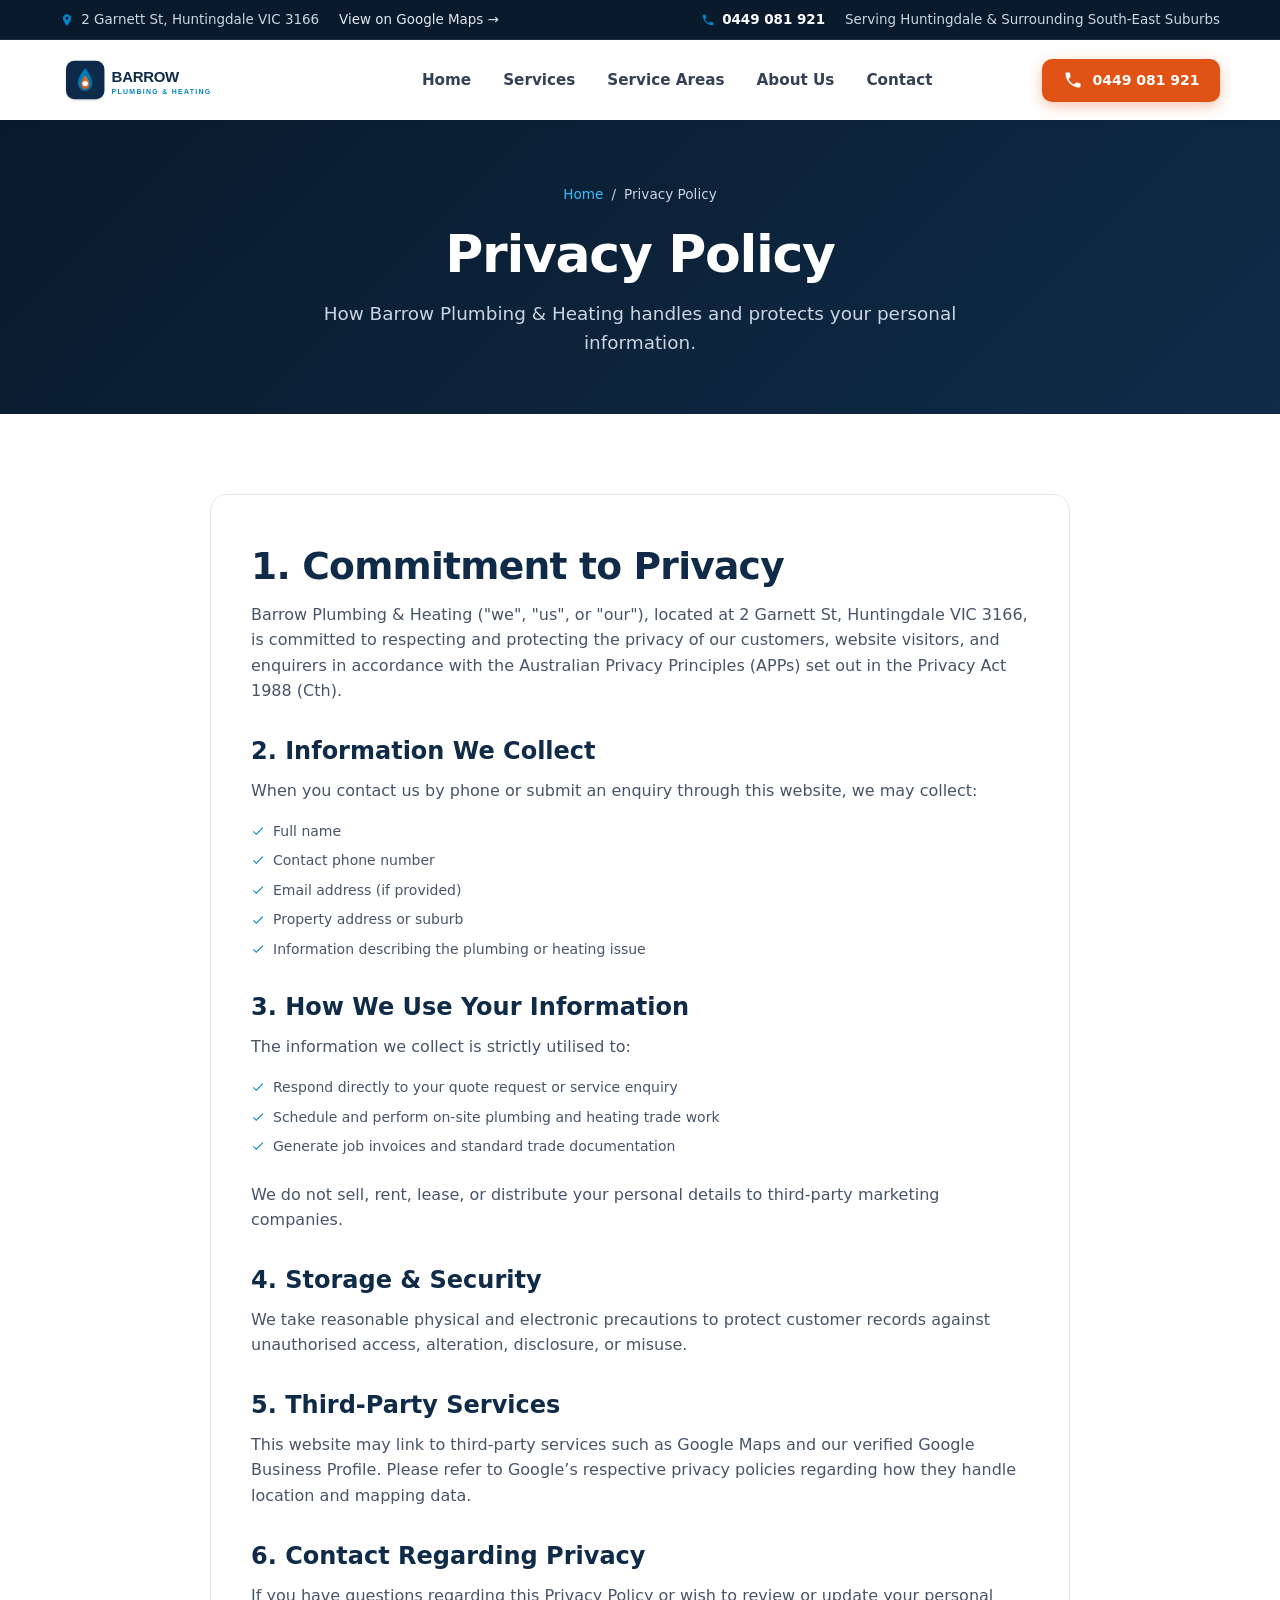
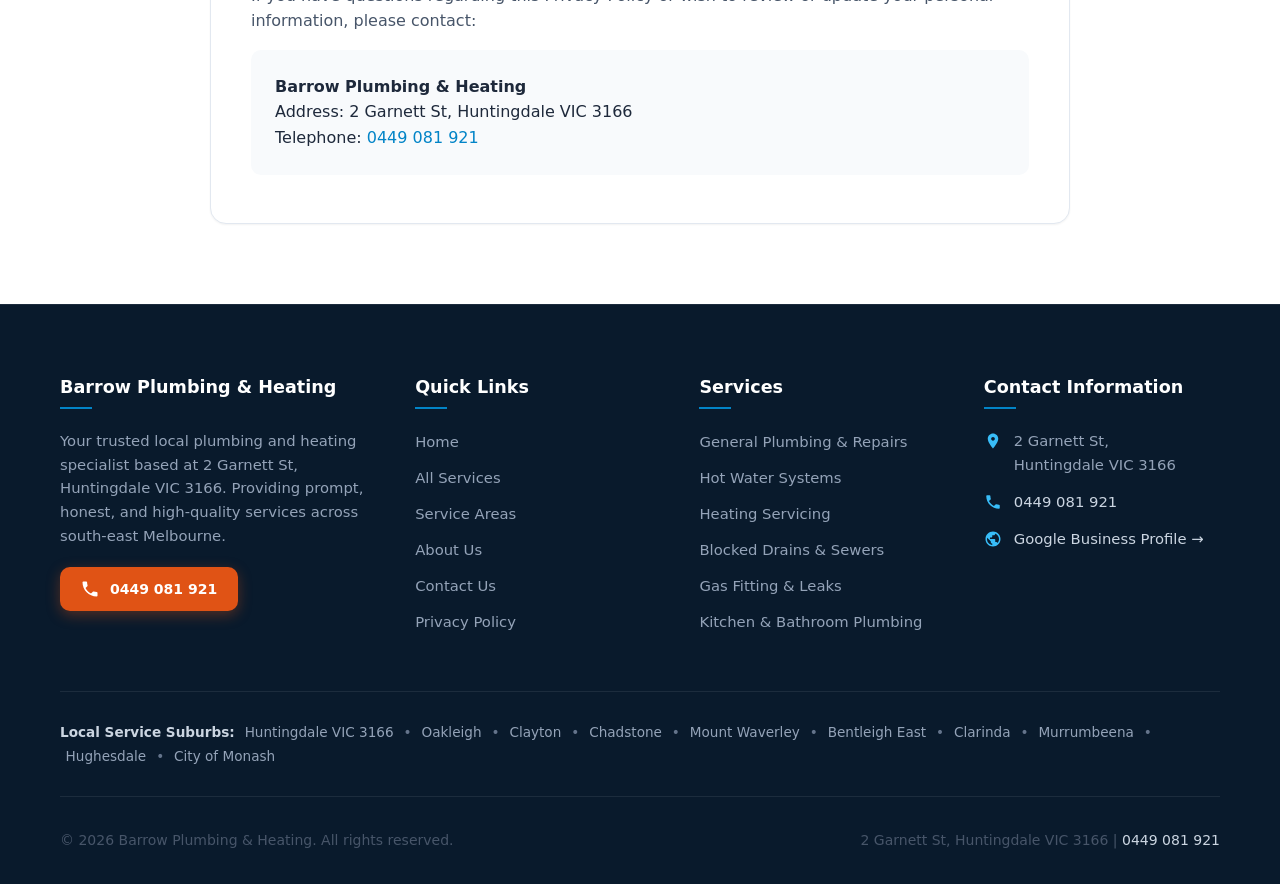
<file: privacy-policy.html>
<!DOCTYPE html>
<html lang="en">
<head>
  <meta charset="UTF-8">
  <meta name="viewport" content="width=device-width, initial-scale=1.0">
  <title>Privacy Policy | Barrow Plumbing &amp; Heating</title>
  <meta name="description" content="Privacy Policy for Barrow Plumbing &amp; Heating, 2 Garnett St, Huntingdale VIC 3166. Information on how we handle customer contact details and service enquiries.">
  <link rel="canonical" href="https://barrowplumbing.com.au/privacy-policy.html">

  <link rel="icon" type="image/svg+xml" href="images/favicon.svg">
  <link rel="stylesheet" href="css/style.css">
</head>
<body>

  <!-- Top Announcement Bar -->
  <div class="top-bar">
    <div class="container top-bar-inner">
      <div class="top-bar-left">
        <div class="top-bar-item">
          <svg viewBox="0 0 24 24"><path d="M12 2C8.13 2 5 5.13 5 9c0 5.25 7 13 7 13s7-7.75 7-13c0-3.87-3.13-7-7-7zm0 9.5c-1.38 0-2.5-1.12-2.5-2.5s1.12-2.5 2.5-2.5 2.5 1.12 2.5 2.5-1.12 2.5-2.5 2.5z"/></svg>
          <span>2 Garnett St, Huntingdale VIC 3166</span>
        </div>
        <div class="top-bar-item">
          <a href="https://maps.app.goo.gl/FaPnR8P8vwAuHxw56" target="_blank" rel="noopener noreferrer">
            View on Google Maps &rarr;
          </a>
        </div>
      </div>
      <div class="top-bar-right">
        <div class="top-bar-item">
          <svg viewBox="0 0 24 24"><path d="M6.62 10.79c1.44 2.83 3.76 5.14 6.59 6.59l2.2-2.2c.27-.27.67-.36 1.02-.24 1.12.37 2.33.57 3.57.57.55 0 1 .45 1 1V20c0 .55-.45 1-1 1-9.39 0-17-7.61-17-17 0-.55.45-1 1-1h3.5c.55 0 1 .45 1 1 0 1.25.2 2.45.57 3.57.11.35.03.74-.25 1.02l-2.2 2.2z"/></svg>
          <a href="tel:0449081921" style="font-weight: 700; color: #fff;">0449 081 921</a>
        </div>
        <div class="top-bar-item">
          <span>Serving Huntingdale &amp; Surrounding South-East Suburbs</span>
        </div>
      </div>
    </div>
  </div>

  <!-- Header Navigation -->
  <header class="site-header">
    <div class="container header-inner">
      <a href="index.html" class="brand-logo" aria-label="Barrow Plumbing and Heating Home">
        <img src="images/logo.svg" alt="Barrow Plumbing & Heating Logo" width="220" height="42">
      </a>

      <nav class="main-nav" aria-label="Primary Navigation">
        <ul class="nav-list">
          <li><a href="index.html" class="nav-link">Home</a></li>
          <li><a href="services.html" class="nav-link">Services</a></li>
          <li><a href="service-areas.html" class="nav-link">Service Areas</a></li>
          <li><a href="about.html" class="nav-link">About Us</a></li>
          <li><a href="contact.html" class="nav-link">Contact</a></li>
        </ul>

        <div class="mobile-nav-cta">
          <a href="tel:0449081921" class="btn btn-call btn-sm">
            <svg class="btn-icon" viewBox="0 0 24 24"><path d="M6.62 10.79c1.44 2.83 3.76 5.14 6.59 6.59l2.2-2.2c.27-.27.67-.36 1.02-.24 1.12.37 2.33.57 3.57.57.55 0 1 .45 1 1V20c0 .55-.45 1-1 1-9.39 0-17-7.61-17-17 0-.55.45-1 1-1h3.5c.55 0 1 .45 1 1 0 1.25.2 2.45.57 3.57.11.35.03.74-.25 1.02l-2.2 2.2z"/></svg>
            Call 0449 081 921
          </a>
        </div>
      </nav>

      <div class="header-cta-group">
        <a href="tel:0449081921" class="btn btn-call btn-sm">
          <svg class="btn-icon" viewBox="0 0 24 24"><path d="M6.62 10.79c1.44 2.83 3.76 5.14 6.59 6.59l2.2-2.2c.27-.27.67-.36 1.02-.24 1.12.37 2.33.57 3.57.57.55 0 1 .45 1 1V20c0 .55-.45 1-1 1-9.39 0-17-7.61-17-17 0-.55.45-1 1-1h3.5c.55 0 1 .45 1 1 0 1.25.2 2.45.57 3.57.11.35.03.74-.25 1.02l-2.2 2.2z"/></svg>
          <span>0449 081 921</span>
        </a>
      </div>

      <button class="nav-toggle" aria-label="Toggle navigation menu" aria-expanded="false">
        <svg viewBox="0 0 24 24"><path d="M3 18h18v-2H3v2zm0-5h18v-2H3v2zm0-7v2h18V6H3z"/></svg>
      </button>
    </div>
  </header>

  <!-- Page Header -->
  <div class="page-header">
    <div class="container">
      <nav class="breadcrumbs" aria-label="Breadcrumb">
        <a href="index.html">Home</a>
        <span>/</span>
        <span>Privacy Policy</span>
      </nav>
      <h1>Privacy Policy</h1>
      <p>How Barrow Plumbing &amp; Heating handles and protects your personal information.</p>
    </div>
  </div>

  <!-- Content Section -->
  <section class="section">
    <div class="container container-narrow">
      <div style="background-color: var(--white); border: 1px solid var(--gray-200); border-radius: var(--radius-lg); padding: 3rem 2.5rem; box-shadow: var(--shadow-sm);">
        
        <h2>1. Commitment to Privacy</h2>
        <p>
          Barrow Plumbing &amp; Heating ("we", "us", or "our"), located at 2 Garnett St, Huntingdale VIC 3166, is committed to respecting and protecting the privacy of our customers, website visitors, and enquirers in accordance with the Australian Privacy Principles (APPs) set out in the Privacy Act 1988 (Cth).
        </p>

        <h3 style="margin-top: 2rem;">2. Information We Collect</h3>
        <p>When you contact us by phone or submit an enquiry through this website, we may collect:</p>
        <ul class="service-feature-list" style="margin: 1rem 0 1.5rem;">
          <li><svg viewBox="0 0 24 24"><path d="M9 16.17L4.83 12l-1.42 1.41L9 19 21 7l-1.41-1.41z"/></svg> Full name</li>
          <li><svg viewBox="0 0 24 24"><path d="M9 16.17L4.83 12l-1.42 1.41L9 19 21 7l-1.41-1.41z"/></svg> Contact phone number</li>
          <li><svg viewBox="0 0 24 24"><path d="M9 16.17L4.83 12l-1.42 1.41L9 19 21 7l-1.41-1.41z"/></svg> Email address (if provided)</li>
          <li><svg viewBox="0 0 24 24"><path d="M9 16.17L4.83 12l-1.42 1.41L9 19 21 7l-1.41-1.41z"/></svg> Property address or suburb</li>
          <li><svg viewBox="0 0 24 24"><path d="M9 16.17L4.83 12l-1.42 1.41L9 19 21 7l-1.41-1.41z"/></svg> Information describing the plumbing or heating issue</li>
        </ul>

        <h3 style="margin-top: 2rem;">3. How We Use Your Information</h3>
        <p>The information we collect is strictly utilised to:</p>
        <ul class="service-feature-list" style="margin: 1rem 0 1.5rem;">
          <li><svg viewBox="0 0 24 24"><path d="M9 16.17L4.83 12l-1.42 1.41L9 19 21 7l-1.41-1.41z"/></svg> Respond directly to your quote request or service enquiry</li>
          <li><svg viewBox="0 0 24 24"><path d="M9 16.17L4.83 12l-1.42 1.41L9 19 21 7l-1.41-1.41z"/></svg> Schedule and perform on-site plumbing and heating trade work</li>
          <li><svg viewBox="0 0 24 24"><path d="M9 16.17L4.83 12l-1.42 1.41L9 19 21 7l-1.41-1.41z"/></svg> Generate job invoices and standard trade documentation</li>
        </ul>
        <p>We do not sell, rent, lease, or distribute your personal details to third-party marketing companies.</p>

        <h3 style="margin-top: 2rem;">4. Storage &amp; Security</h3>
        <p>
          We take reasonable physical and electronic precautions to protect customer records against unauthorised access, alteration, disclosure, or misuse.
        </p>

        <h3 style="margin-top: 2rem;">5. Third-Party Services</h3>
        <p>
          This website may link to third-party services such as Google Maps and our verified Google Business Profile. Please refer to Google’s respective privacy policies regarding how they handle location and mapping data.
        </p>

        <h3 style="margin-top: 2rem;">6. Contact Regarding Privacy</h3>
        <p>
          If you have questions regarding this Privacy Policy or wish to review or update your personal information, please contact:
        </p>
        <div style="background-color: var(--gray-50); padding: 1.5rem; border-radius: var(--radius-md); margin-top: 1rem;">
          <strong>Barrow Plumbing &amp; Heating</strong><br>
          Address: 2 Garnett St, Huntingdale VIC 3166<br>
          Telephone: <a href="tel:0449081921">0449 081 921</a>
        </div>
      </div>
    </div>
  </section>

  <!-- Footer -->
  <footer class="site-footer">
    <div class="container">
      <div class="footer-grid">
        <div class="footer-col">
          <h4>Barrow Plumbing &amp; Heating</h4>
          <p>
            Your trusted local plumbing and heating specialist based at 2 Garnett St, Huntingdale VIC 3166. Providing prompt, honest, and high-quality services across south-east Melbourne.
          </p>
          <div style="margin-top: 1.25rem;">
            <a href="tel:0449081921" class="btn btn-call btn-sm">
              <svg class="btn-icon" viewBox="0 0 24 24"><path d="M6.62 10.79c1.44 2.83 3.76 5.14 6.59 6.59l2.2-2.2c.27-.27.67-.36 1.02-.24 1.12.37 2.33.57 3.57.57.55 0 1 .45 1 1V20c0 .55-.45 1-1 1-9.39 0-17-7.61-17-17 0-.55.45-1 1-1h3.5c.55 0 1 .45 1 1 0 1.25.2 2.45.57 3.57.11.35.03.74-.25 1.02l-2.2 2.2z"/></svg>
              0449 081 921
            </a>
          </div>
        </div>

        <div class="footer-col">
          <h4>Quick Links</h4>
          <ul class="footer-links">
            <li><a href="index.html">Home</a></li>
            <li><a href="services.html">All Services</a></li>
            <li><a href="service-areas.html">Service Areas</a></li>
            <li><a href="about.html">About Us</a></li>
            <li><a href="contact.html">Contact Us</a></li>
            <li><a href="privacy-policy.html">Privacy Policy</a></li>
          </ul>
        </div>

        <div class="footer-col">
          <h4>Services</h4>
          <ul class="footer-links">
            <li><a href="services.html#general-plumbing">General Plumbing &amp; Repairs</a></li>
            <li><a href="services.html#hot-water">Hot Water Systems</a></li>
            <li><a href="services.html#heating">Heating Servicing</a></li>
            <li><a href="services.html#blocked-drains">Blocked Drains &amp; Sewers</a></li>
            <li><a href="services.html#gas-fitting">Gas Fitting &amp; Leaks</a></li>
            <li><a href="services.html#kitchen-bathroom">Kitchen &amp; Bathroom Plumbing</a></li>
          </ul>
        </div>

        <div class="footer-col">
          <h4>Contact Information</h4>
          <div class="footer-contact-item">
            <svg viewBox="0 0 24 24"><path d="M12 2C8.13 2 5 5.13 5 9c0 5.25 7 13 7 13s7-7.75 7-13c0-3.87-3.13-7-7-7zm0 9.5c-1.38 0-2.5-1.12-2.5-2.5s1.12-2.5 2.5-2.5 2.5 1.12 2.5 2.5-1.12 2.5-2.5 2.5z"/></svg>
            <div>
              2 Garnett St,<br>Huntingdale VIC 3166
            </div>
          </div>
          <div class="footer-contact-item">
            <svg viewBox="0 0 24 24"><path d="M6.62 10.79c1.44 2.83 3.76 5.14 6.59 6.59l2.2-2.2c.27-.27.67-.36 1.02-.24 1.12.37 2.33.57 3.57.57.55 0 1 .45 1 1V20c0 .55-.45 1-1 1-9.39 0-17-7.61-17-17 0-.55.45-1 1-1h3.5c.55 0 1 .45 1 1 0 1.25.2 2.45.57 3.57.11.35.03.74-.25 1.02l-2.2 2.2z"/></svg>
            <div>
              <a href="tel:0449081921">0449 081 921</a>
            </div>
          </div>
          <div class="footer-contact-item">
            <svg viewBox="0 0 24 24"><path d="M12 2C6.48 2 2 6.48 2 12s4.48 10 10 10 10-4.48 10-10S17.52 2 12 2zm-1 17.93c-3.95-.49-7-3.85-7-7.93 0-.62.08-1.21.21-1.79L9 15v1c0 1.1.9 2 2 2v1.93zm6.9-2.54c-.26-.81-1-1.39-1.9-1.39h-1v-3c0-.55-.45-1-1-1H8v-2h2c.55 0 1-.45 1-1V7h2c1.1 0 2-.9 2-2v-.41c2.93 1.19 5 4.06 5 7.41 0 2.08-.8 3.97-2.1 5.39z"/></svg>
            <div>
              <a href="https://maps.app.goo.gl/FaPnR8P8vwAuHxw56" target="_blank" rel="noopener noreferrer">Google Business Profile &rarr;</a>
            </div>
          </div>
        </div>
      </div>

      <div class="footer-suburbs-bar">
        <strong>Local Service Suburbs:</strong>
        <a href="service-areas.html">Huntingdale VIC 3166</a> &bull;
        <a href="service-areas.html">Oakleigh</a> &bull;
        <a href="service-areas.html">Clayton</a> &bull;
        <a href="service-areas.html">Chadstone</a> &bull;
        <a href="service-areas.html">Mount Waverley</a> &bull;
        <a href="service-areas.html">Bentleigh East</a> &bull;
        <a href="service-areas.html">Clarinda</a> &bull;
        <a href="service-areas.html">Murrumbeena</a> &bull;
        <a href="service-areas.html">Hughesdale</a> &bull;
        <a href="service-areas.html">City of Monash</a>
      </div>

      <div class="footer-bottom">
        <p>&copy; 2026 Barrow Plumbing &amp; Heating. All rights reserved.</p>
        <p>2 Garnett St, Huntingdale VIC 3166 | <a href="tel:0449081921">0449 081 921</a></p>
      </div>
    </div>
  </footer>

  <script src="js/main.js"></script>
</body>
</html>
</file>
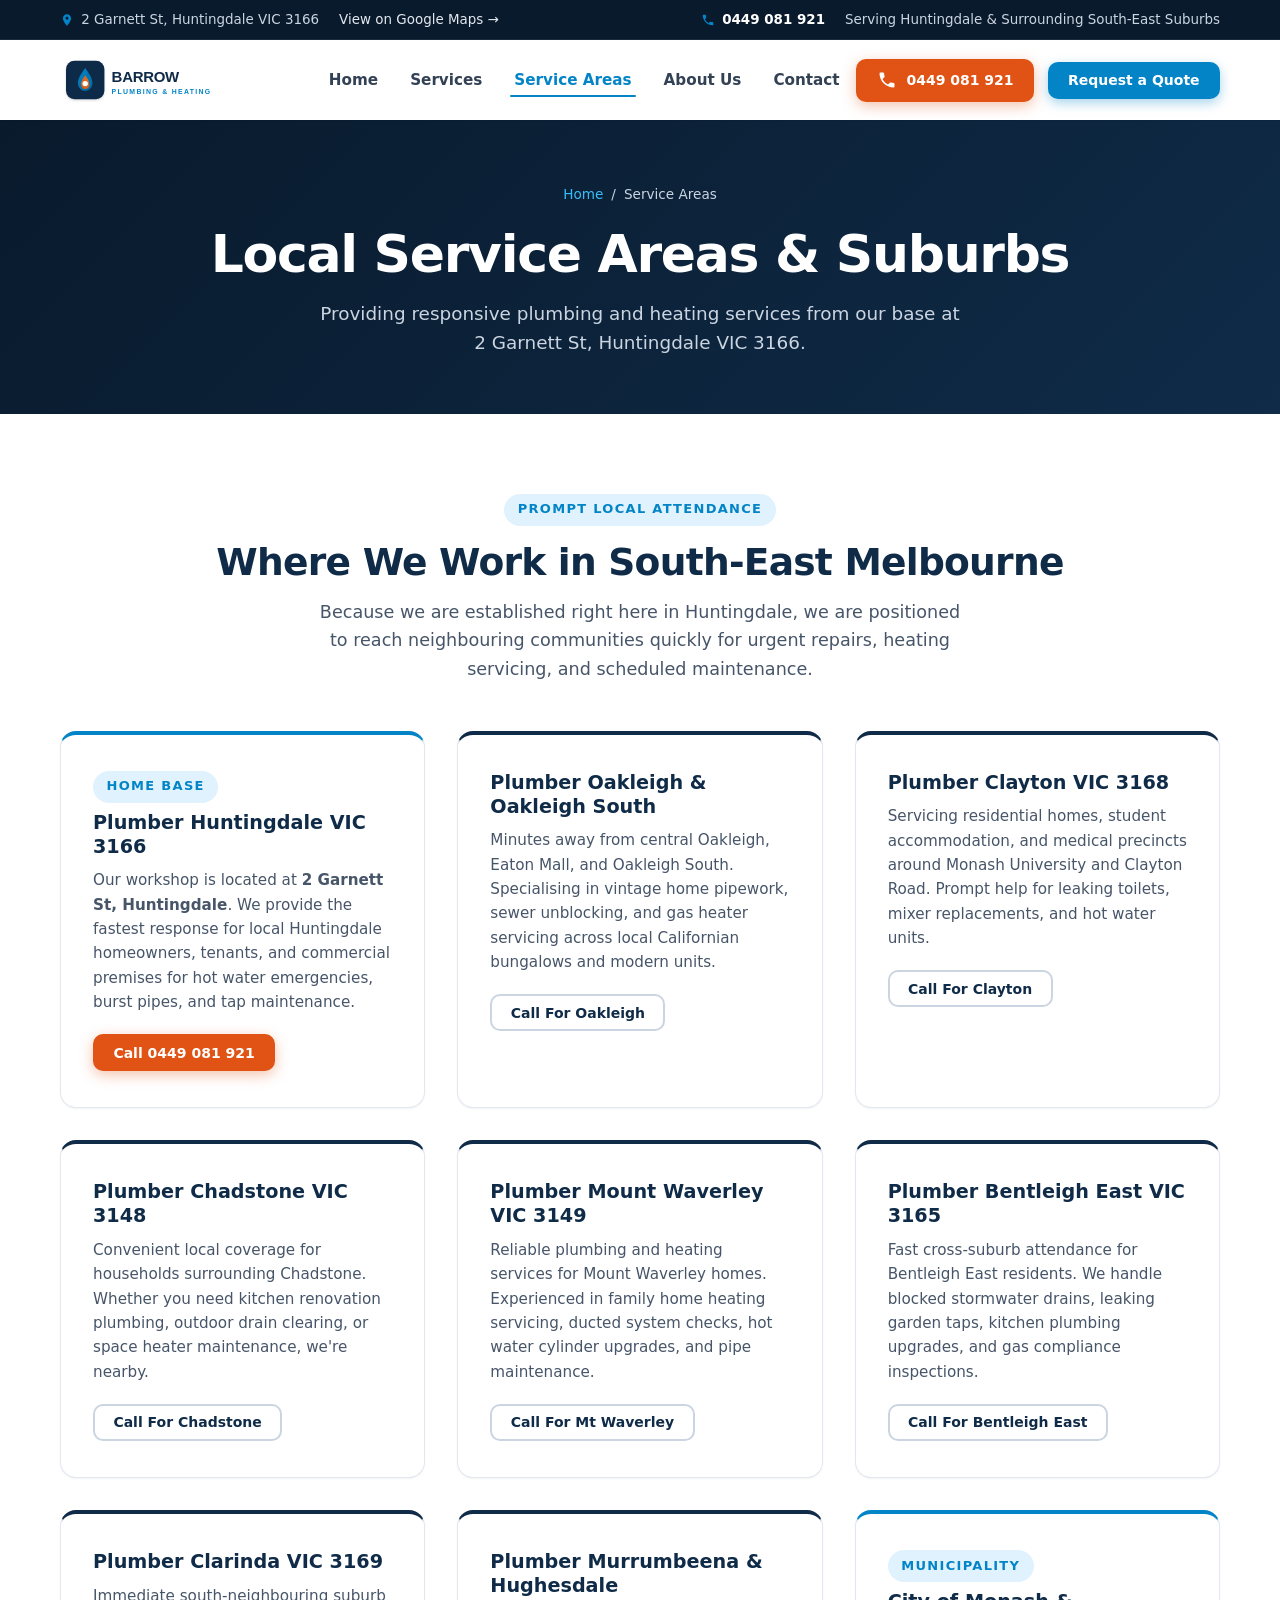
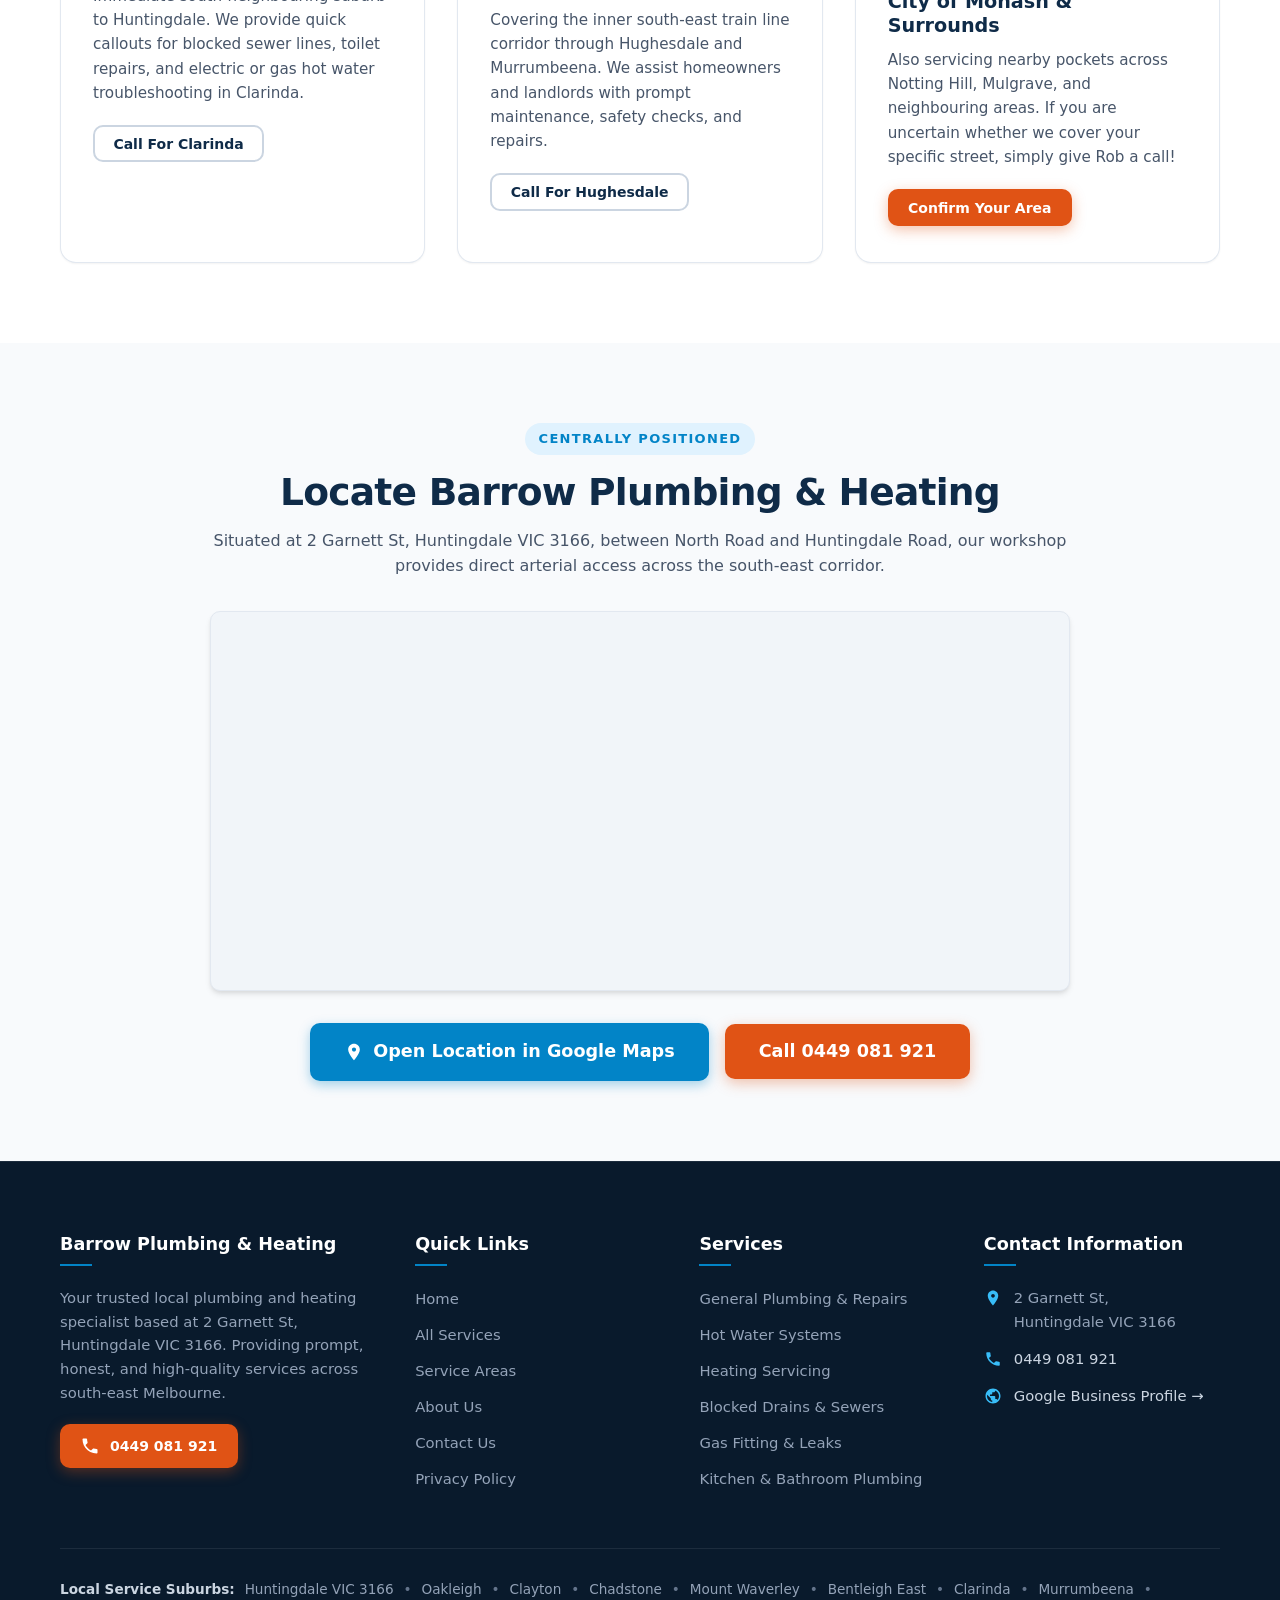
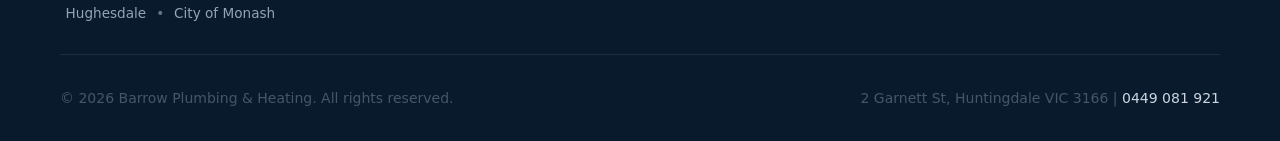
<file: service-areas.html>
<!DOCTYPE html>
<html lang="en">
<head>
  <meta charset="UTF-8">
  <meta name="viewport" content="width=device-width, initial-scale=1.0">
  <title>Service Areas | Plumber Huntingdale, Oakleigh, Clayton VIC | Barrow Plumbing</title>
  <meta name="description" content="Local plumbing and heating coverage across Huntingdale VIC 3166, Oakleigh, Clayton, Chadstone, Mount Waverley, Clarinda, and south-east Melbourne. Call 0449 081 921.">
  <link rel="canonical" href="https://barrowplumbing.com.au/service-areas.html">

  <meta name="geo.region" content="AU-VIC">
  <meta name="geo.placename" content="Huntingdale">
  <meta name="geo.position" content="-37.902436;145.1058901">
  <meta name="ICBM" content="-37.902436, 145.1058901">

  <link rel="icon" type="image/svg+xml" href="images/favicon.svg">
  <link rel="stylesheet" href="css/style.css">

  <script type="application/ld+json">
  {
    "@context": "https://schema.org",
    "@type": "Plumber",
    "name": "Barrow Plumbing & Heating",
    "telephone": "+61449081921",
    "address": {
      "@type": "PostalAddress",
      "streetAddress": "2 Garnett St",
      "addressLocality": "Huntingdale",
      "addressRegion": "VIC",
      "postalCode": "3166",
      "addressCountry": "AU"
    },
    "geo": {
      "@type": "GeoCoordinates",
      "latitude": -37.902436,
      "longitude": 145.1058901
    },
    "hasMap": "https://maps.app.goo.gl/FaPnR8P8vwAuHxw56",
    "areaServed": [
      "Huntingdale VIC 3166",
      "Oakleigh VIC 3166",
      "Clayton VIC 3168",
      "Chadstone VIC 3148",
      "Mount Waverley VIC 3149",
      "Bentleigh East VIC 3165",
      "Clarinda VIC 3169",
      "Murrumbeena VIC 3163",
      "Hughesdale VIC 3166",
      "Oakleigh South VIC 3167"
    ]
  }
  </script>
</head>
<body>

  <!-- Top Announcement Bar -->
  <div class="top-bar">
    <div class="container top-bar-inner">
      <div class="top-bar-left">
        <div class="top-bar-item">
          <svg viewBox="0 0 24 24"><path d="M12 2C8.13 2 5 5.13 5 9c0 5.25 7 13 7 13s7-7.75 7-13c0-3.87-3.13-7-7-7zm0 9.5c-1.38 0-2.5-1.12-2.5-2.5s1.12-2.5 2.5-2.5 2.5 1.12 2.5 2.5-1.12 2.5-2.5 2.5z"/></svg>
          <span>2 Garnett St, Huntingdale VIC 3166</span>
        </div>
        <div class="top-bar-item">
          <a href="https://maps.app.goo.gl/FaPnR8P8vwAuHxw56" target="_blank" rel="noopener noreferrer">
            View on Google Maps &rarr;
          </a>
        </div>
      </div>
      <div class="top-bar-right">
        <div class="top-bar-item">
          <svg viewBox="0 0 24 24"><path d="M6.62 10.79c1.44 2.83 3.76 5.14 6.59 6.59l2.2-2.2c.27-.27.67-.36 1.02-.24 1.12.37 2.33.57 3.57.57.55 0 1 .45 1 1V20c0 .55-.45 1-1 1-9.39 0-17-7.61-17-17 0-.55.45-1 1-1h3.5c.55 0 1 .45 1 1 0 1.25.2 2.45.57 3.57.11.35.03.74-.25 1.02l-2.2 2.2z"/></svg>
          <a href="tel:0449081921" style="font-weight: 700; color: #fff;">0449 081 921</a>
        </div>
        <div class="top-bar-item">
          <span>Serving Huntingdale &amp; Surrounding South-East Suburbs</span>
        </div>
      </div>
    </div>
  </div>

  <!-- Header Navigation -->
  <header class="site-header">
    <div class="container header-inner">
      <a href="index.html" class="brand-logo" aria-label="Barrow Plumbing and Heating Home">
        <img src="images/logo.svg" alt="Barrow Plumbing & Heating Logo" width="220" height="42">
      </a>

      <nav class="main-nav" aria-label="Primary Navigation">
        <ul class="nav-list">
          <li><a href="index.html" class="nav-link">Home</a></li>
          <li><a href="services.html" class="nav-link">Services</a></li>
          <li><a href="service-areas.html" class="nav-link active">Service Areas</a></li>
          <li><a href="about.html" class="nav-link">About Us</a></li>
          <li><a href="contact.html" class="nav-link">Contact</a></li>
        </ul>

        <div class="mobile-nav-cta">
          <a href="tel:0449081921" class="btn btn-call btn-sm">
            <svg class="btn-icon" viewBox="0 0 24 24"><path d="M6.62 10.79c1.44 2.83 3.76 5.14 6.59 6.59l2.2-2.2c.27-.27.67-.36 1.02-.24 1.12.37 2.33.57 3.57.57.55 0 1 .45 1 1V20c0 .55-.45 1-1 1-9.39 0-17-7.61-17-17 0-.55.45-1 1-1h3.5c.55 0 1 .45 1 1 0 1.25.2 2.45.57 3.57.11.35.03.74-.25 1.02l-2.2 2.2z"/></svg>
            Call 0449 081 921
          </a>
          <button type="button" class="btn btn-primary btn-sm" data-open-modal="quote">
            Request a Quote
          </button>
        </div>
      </nav>

      <div class="header-cta-group">
        <a href="tel:0449081921" class="btn btn-call btn-sm">
          <svg class="btn-icon" viewBox="0 0 24 24"><path d="M6.62 10.79c1.44 2.83 3.76 5.14 6.59 6.59l2.2-2.2c.27-.27.67-.36 1.02-.24 1.12.37 2.33.57 3.57.57.55 0 1 .45 1 1V20c0 .55-.45 1-1 1-9.39 0-17-7.61-17-17 0-.55.45-1 1-1h3.5c.55 0 1 .45 1 1 0 1.25.2 2.45.57 3.57.11.35.03.74-.25 1.02l-2.2 2.2z"/></svg>
          <span>0449 081 921</span>
        </a>
        <button type="button" class="btn btn-primary btn-sm" data-open-modal="quote">
          Request a Quote
        </button>
      </div>

      <button class="nav-toggle" aria-label="Toggle navigation menu" aria-expanded="false">
        <svg viewBox="0 0 24 24"><path d="M3 18h18v-2H3v2zm0-5h18v-2H3v2zm0-7v2h18V6H3z"/></svg>
      </button>
    </div>
  </header>

  <!-- Page Header -->
  <div class="page-header">
    <div class="container">
      <nav class="breadcrumbs" aria-label="Breadcrumb">
        <a href="index.html">Home</a>
        <span>/</span>
        <span>Service Areas</span>
      </nav>
      <h1>Local Service Areas &amp; Suburbs</h1>
      <p>Providing responsive plumbing and heating services from our base at 2 Garnett St, Huntingdale VIC 3166.</p>
    </div>
  </div>

  <!-- Suburbs Detailed Section -->
  <section class="section">
    <div class="container">
      <div class="section-header text-center">
        <span class="section-tag">Prompt Local Attendance</span>
        <h2>Where We Work in South-East Melbourne</h2>
        <p>Because we are established right here in Huntingdale, we are positioned to reach neighbouring communities quickly for urgent repairs, heating servicing, and scheduled maintenance.</p>
      </div>

      <div style="display: grid; grid-template-columns: repeat(auto-fill, minmax(320px, 1fr)); gap: 2rem;">
        
        <!-- Area 1: Huntingdale -->
        <div class="trust-card" style="border-top: 4px solid var(--accent);">
          <span class="section-tag" style="margin-bottom: 0.5rem;">Home Base</span>
          <h3>Plumber Huntingdale VIC 3166</h3>
          <p>
            Our workshop is located at <strong>2 Garnett St, Huntingdale</strong>. We provide the fastest response for local Huntingdale homeowners, tenants, and commercial premises for hot water emergencies, burst pipes, and tap maintenance.
          </p>
          <div style="margin-top: 1.25rem;">
            <a href="tel:0449081921" class="btn btn-sm btn-call">Call 0449 081 921</a>
          </div>
        </div>

        <!-- Area 2: Oakleigh & Oakleigh South -->
        <div class="trust-card" style="border-top: 4px solid var(--primary);">
          <h3>Plumber Oakleigh &amp; Oakleigh South</h3>
          <p>
            Minutes away from central Oakleigh, Eaton Mall, and Oakleigh South. Specialising in vintage home pipework, sewer unblocking, and gas heater servicing across local Californian bungalows and modern units.
          </p>
          <div style="margin-top: 1.25rem;">
            <a href="tel:0449081921" class="btn btn-sm btn-outline">Call For Oakleigh</a>
          </div>
        </div>

        <!-- Area 3: Clayton & Clayton South -->
        <div class="trust-card" style="border-top: 4px solid var(--primary);">
          <h3>Plumber Clayton VIC 3168</h3>
          <p>
            Servicing residential homes, student accommodation, and medical precincts around Monash University and Clayton Road. Prompt help for leaking toilets, mixer replacements, and hot water units.
          </p>
          <div style="margin-top: 1.25rem;">
            <a href="tel:0449081921" class="btn btn-sm btn-outline">Call For Clayton</a>
          </div>
        </div>

        <!-- Area 4: Chadstone -->
        <div class="trust-card" style="border-top: 4px solid var(--primary);">
          <h3>Plumber Chadstone VIC 3148</h3>
          <p>
            Convenient local coverage for households surrounding Chadstone. Whether you need kitchen renovation plumbing, outdoor drain clearing, or space heater maintenance, we're nearby.
          </p>
          <div style="margin-top: 1.25rem;">
            <a href="tel:0449081921" class="btn btn-sm btn-outline">Call For Chadstone</a>
          </div>
        </div>

        <!-- Area 5: Mount Waverley -->
        <div class="trust-card" style="border-top: 4px solid var(--primary);">
          <h3>Plumber Mount Waverley VIC 3149</h3>
          <p>
            Reliable plumbing and heating services for Mount Waverley homes. Experienced in family home heating servicing, ducted system checks, hot water cylinder upgrades, and pipe maintenance.
          </p>
          <div style="margin-top: 1.25rem;">
            <a href="tel:0449081921" class="btn btn-sm btn-outline">Call For Mt Waverley</a>
          </div>
        </div>

        <!-- Area 6: Bentleigh East -->
        <div class="trust-card" style="border-top: 4px solid var(--primary);">
          <h3>Plumber Bentleigh East VIC 3165</h3>
          <p>
            Fast cross-suburb attendance for Bentleigh East residents. We handle blocked stormwater drains, leaking garden taps, kitchen plumbing upgrades, and gas compliance inspections.
          </p>
          <div style="margin-top: 1.25rem;">
            <a href="tel:0449081921" class="btn btn-sm btn-outline">Call For Bentleigh East</a>
          </div>
        </div>

        <!-- Area 7: Clarinda -->
        <div class="trust-card" style="border-top: 4px solid var(--primary);">
          <h3>Plumber Clarinda VIC 3169</h3>
          <p>
            Immediate south-neighbouring suburb to Huntingdale. We provide quick callouts for blocked sewer lines, toilet repairs, and electric or gas hot water troubleshooting in Clarinda.
          </p>
          <div style="margin-top: 1.25rem;">
            <a href="tel:0449081921" class="btn btn-sm btn-outline">Call For Clarinda</a>
          </div>
        </div>

        <!-- Area 8: Murrumbeena & Hughesdale -->
        <div class="trust-card" style="border-top: 4px solid var(--primary);">
          <h3>Plumber Murrumbeena &amp; Hughesdale</h3>
          <p>
            Covering the inner south-east train line corridor through Hughesdale and Murrumbeena. We assist homeowners and landlords with prompt maintenance, safety checks, and repairs.
          </p>
          <div style="margin-top: 1.25rem;">
            <a href="tel:0449081921" class="btn btn-sm btn-outline">Call For Hughesdale</a>
          </div>
        </div>

        <!-- Area 9: City of Monash Region -->
        <div class="trust-card" style="border-top: 4px solid var(--accent);">
          <span class="section-tag" style="margin-bottom: 0.5rem;">Municipality</span>
          <h3>City of Monash &amp; Surrounds</h3>
          <p>
            Also servicing nearby pockets across Notting Hill, Mulgrave, and neighbouring areas. If you are uncertain whether we cover your specific street, simply give Rob a call!
          </p>
          <div style="margin-top: 1.25rem;">
            <a href="tel:0449081921" class="btn btn-sm btn-call">Confirm Your Area</a>
          </div>
        </div>
      </div>
    </div>
  </section>

  <!-- Service Radius Map Card -->
  <section class="section section-alt">
    <div class="container container-narrow text-center">
      <span class="section-tag">Centrally Positioned</span>
      <h2>Locate Barrow Plumbing &amp; Heating</h2>
      <p>
        Situated at 2 Garnett St, Huntingdale VIC 3166, between North Road and Huntingdale Road, our workshop provides direct arterial access across the south-east corridor.
      </p>

      <div class="map-embed-container" style="height: 380px; margin: 2rem 0; box-shadow: var(--shadow-md);">
        <iframe 
          title="Barrow Plumbing Service Map" 
          src="https://maps.google.com/maps?q=-37.902436,145.1058901&hl=en&z=13&output=embed"
          loading="lazy" 
          referrerpolicy="no-referrer-when-downgrade">
        </iframe>
      </div>

      <div class="btn-group" style="justify-content: center;">
        <a href="https://maps.app.goo.gl/FaPnR8P8vwAuHxw56" target="_blank" rel="noopener noreferrer" class="btn btn-primary btn-lg">
          <svg class="btn-icon" viewBox="0 0 24 24"><path d="M12 2C8.13 2 5 5.13 5 9c0 5.25 7 13 7 13s7-7.75 7-13c0-3.87-3.13-7-7-7zm0 9.5c-1.38 0-2.5-1.12-2.5-2.5s1.12-2.5 2.5-2.5 2.5 1.12 2.5 2.5-1.12 2.5-2.5 2.5z"/></svg>
          Open Location in Google Maps
        </a>
        <a href="tel:0449081921" class="btn btn-call btn-lg">
          Call 0449 081 921
        </a>
      </div>
    </div>
  </section>

  <!-- Footer -->
  <footer class="site-footer">
    <div class="container">
      <div class="footer-grid">
        <div class="footer-col">
          <h4>Barrow Plumbing &amp; Heating</h4>
          <p>
            Your trusted local plumbing and heating specialist based at 2 Garnett St, Huntingdale VIC 3166. Providing prompt, honest, and high-quality services across south-east Melbourne.
          </p>
          <div style="margin-top: 1.25rem;">
            <a href="tel:0449081921" class="btn btn-call btn-sm">
              <svg class="btn-icon" viewBox="0 0 24 24"><path d="M6.62 10.79c1.44 2.83 3.76 5.14 6.59 6.59l2.2-2.2c.27-.27.67-.36 1.02-.24 1.12.37 2.33.57 3.57.57.55 0 1 .45 1 1V20c0 .55-.45 1-1 1-9.39 0-17-7.61-17-17 0-.55.45-1 1-1h3.5c.55 0 1 .45 1 1 0 1.25.2 2.45.57 3.57.11.35.03.74-.25 1.02l-2.2 2.2z"/></svg>
              0449 081 921
            </a>
          </div>
        </div>

        <div class="footer-col">
          <h4>Quick Links</h4>
          <ul class="footer-links">
            <li><a href="index.html">Home</a></li>
            <li><a href="services.html">All Services</a></li>
            <li><a href="service-areas.html">Service Areas</a></li>
            <li><a href="about.html">About Us</a></li>
            <li><a href="contact.html">Contact Us</a></li>
            <li><a href="privacy-policy.html">Privacy Policy</a></li>
          </ul>
        </div>

        <div class="footer-col">
          <h4>Services</h4>
          <ul class="footer-links">
            <li><a href="services.html#general-plumbing">General Plumbing &amp; Repairs</a></li>
            <li><a href="services.html#hot-water">Hot Water Systems</a></li>
            <li><a href="services.html#heating">Heating Servicing</a></li>
            <li><a href="services.html#blocked-drains">Blocked Drains &amp; Sewers</a></li>
            <li><a href="services.html#gas-fitting">Gas Fitting &amp; Leaks</a></li>
            <li><a href="services.html#kitchen-bathroom">Kitchen &amp; Bathroom Plumbing</a></li>
          </ul>
        </div>

        <div class="footer-col">
          <h4>Contact Information</h4>
          <div class="footer-contact-item">
            <svg viewBox="0 0 24 24"><path d="M12 2C8.13 2 5 5.13 5 9c0 5.25 7 13 7 13s7-7.75 7-13c0-3.87-3.13-7-7-7zm0 9.5c-1.38 0-2.5-1.12-2.5-2.5s1.12-2.5 2.5-2.5 2.5 1.12 2.5 2.5-1.12 2.5-2.5 2.5z"/></svg>
            <div>
              2 Garnett St,<br>Huntingdale VIC 3166
            </div>
          </div>
          <div class="footer-contact-item">
            <svg viewBox="0 0 24 24"><path d="M6.62 10.79c1.44 2.83 3.76 5.14 6.59 6.59l2.2-2.2c.27-.27.67-.36 1.02-.24 1.12.37 2.33.57 3.57.57.55 0 1 .45 1 1V20c0 .55-.45 1-1 1-9.39 0-17-7.61-17-17 0-.55.45-1 1-1h3.5c.55 0 1 .45 1 1 0 1.25.2 2.45.57 3.57.11.35.03.74-.25 1.02l-2.2 2.2z"/></svg>
            <div>
              <a href="tel:0449081921">0449 081 921</a>
            </div>
          </div>
          <div class="footer-contact-item">
            <svg viewBox="0 0 24 24"><path d="M12 2C6.48 2 2 6.48 2 12s4.48 10 10 10 10-4.48 10-10S17.52 2 12 2zm-1 17.93c-3.95-.49-7-3.85-7-7.93 0-.62.08-1.21.21-1.79L9 15v1c0 1.1.9 2 2 2v1.93zm6.9-2.54c-.26-.81-1-1.39-1.9-1.39h-1v-3c0-.55-.45-1-1-1H8v-2h2c.55 0 1-.45 1-1V7h2c1.1 0 2-.9 2-2v-.41c2.93 1.19 5 4.06 5 7.41 0 2.08-.8 3.97-2.1 5.39z"/></svg>
            <div>
              <a href="https://maps.app.goo.gl/FaPnR8P8vwAuHxw56" target="_blank" rel="noopener noreferrer">Google Business Profile &rarr;</a>
            </div>
          </div>
        </div>
      </div>

      <div class="footer-suburbs-bar">
        <strong>Local Service Suburbs:</strong>
        <a href="service-areas.html">Huntingdale VIC 3166</a> &bull;
        <a href="service-areas.html">Oakleigh</a> &bull;
        <a href="service-areas.html">Clayton</a> &bull;
        <a href="service-areas.html">Chadstone</a> &bull;
        <a href="service-areas.html">Mount Waverley</a> &bull;
        <a href="service-areas.html">Bentleigh East</a> &bull;
        <a href="service-areas.html">Clarinda</a> &bull;
        <a href="service-areas.html">Murrumbeena</a> &bull;
        <a href="service-areas.html">Hughesdale</a> &bull;
        <a href="service-areas.html">City of Monash</a>
      </div>

      <div class="footer-bottom">
        <p>&copy; 2026 Barrow Plumbing &amp; Heating. All rights reserved.</p>
        <p>2 Garnett St, Huntingdale VIC 3166 | <a href="tel:0449081921">0449 081 921</a></p>
      </div>
    </div>
  </footer>

  <!-- Floating Mobile Call Bar -->
  <div class="mobile-call-bar">
    <a href="tel:0449081921" class="btn btn-call">
      <svg class="btn-icon" viewBox="0 0 24 24"><path d="M6.62 10.79c1.44 2.83 3.76 5.14 6.59 6.59l2.2-2.2c.27-.27.67-.36 1.02-.24 1.12.37 2.33.57 3.57.57.55 0 1 .45 1 1V20c0 .55-.45 1-1 1-9.39 0-17-7.61-17-17 0-.55.45-1 1-1h3.5c.55 0 1 .45 1 1 0 1.25.2 2.45.57 3.57.11.35.03.74-.25 1.02l-2.2 2.2z"/></svg>
      Call 0449 081 921
    </a>
    <button type="button" class="btn btn-primary" data-open-modal="quote">
      Request Quote
    </button>
  </div>

  <!-- Quick Quote Modal -->
  <div class="modal-overlay" id="quoteModal" role="dialog" aria-modal="true" aria-labelledby="modalTitle">
    <div class="modal-content">
      <button class="modal-close" aria-label="Close dialog">
        <svg viewBox="0 0 24 24"><path d="M19 6.41L17.59 5 12 10.59 6.41 5 5 6.41 10.59 12 5 17.59 6.41 19 12 13.41 17.59 19 19 17.59 13.41 12z"/></svg>
      </button>

      <div style="margin-bottom: 1.5rem;">
        <span class="section-tag">Quick Enquiry</span>
        <h3 id="modalTitle">Request a Service Quote</h3>
        <p style="font-size: 0.95rem;">Enter your contact details and job description. We will get in touch promptly.</p>
      </div>

      <form class="enquiry-form" novalidate>
        <div class="form-status" role="alert"></div>

        <div class="form-group">
          <label class="form-label">Your Name *</label>
          <input type="text" name="customer_name" class="form-input" placeholder="e.g. David" required>
        </div>

        <div class="form-group">
          <label class="form-label">Phone Number *</label>
          <input type="tel" name="customer_phone" class="form-input" placeholder="e.g. 0449 081 921" required>
        </div>

        <div class="form-group">
          <label class="form-label">Suburb</label>
          <input type="text" name="customer_suburb" class="form-input" placeholder="e.g. Huntingdale VIC">
        </div>

        <div class="form-group">
          <label class="form-label">Service Type</label>
          <select name="service_type" class="form-select">
            <option value="General Plumbing">General Plumbing</option>
            <option value="Hot Water">Hot Water System</option>
            <option value="Heating">Heating Maintenance</option>
            <option value="Blocked Drains">Blocked Drains</option>
            <option value="Gas Fitting">Gas Fitting</option>
            <option value="Other">Other</option>
          </select>
        </div>

        <div class="form-group">
          <label class="form-label">Message / Details</label>
          <textarea name="customer_message" class="form-textarea" placeholder="Brief details about the plumbing or heating issue..." style="min-height: 80px;"></textarea>
        </div>

        <button type="submit" class="btn btn-call btn-lg" style="width: 100%;">
          Submit Request
        </button>

        <p class="form-privacy-note text-center">
          For urgent enquiries, call <a href="tel:0449081921">0449 081 921</a> directly.
        </p>
      </form>
    </div>
  </div>

  <script src="js/main.js"></script>
</body>
</html>
</file>
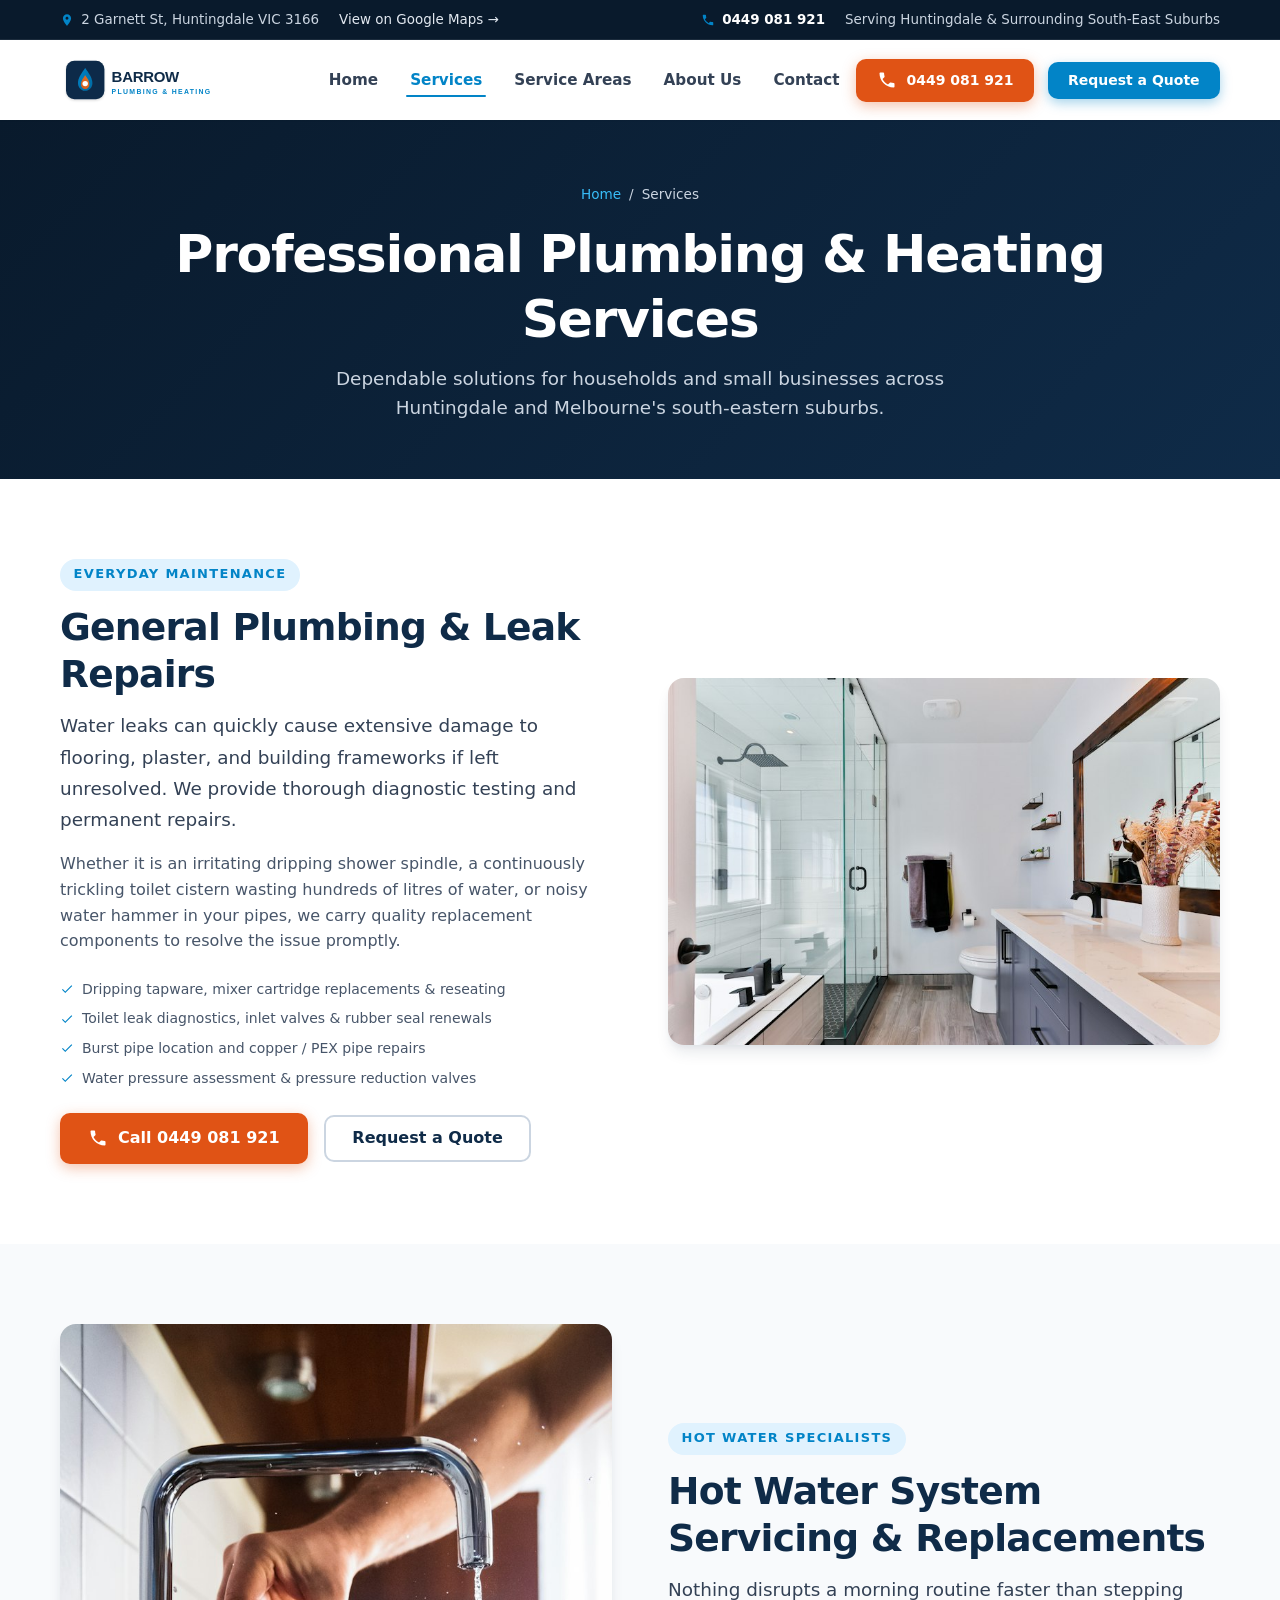
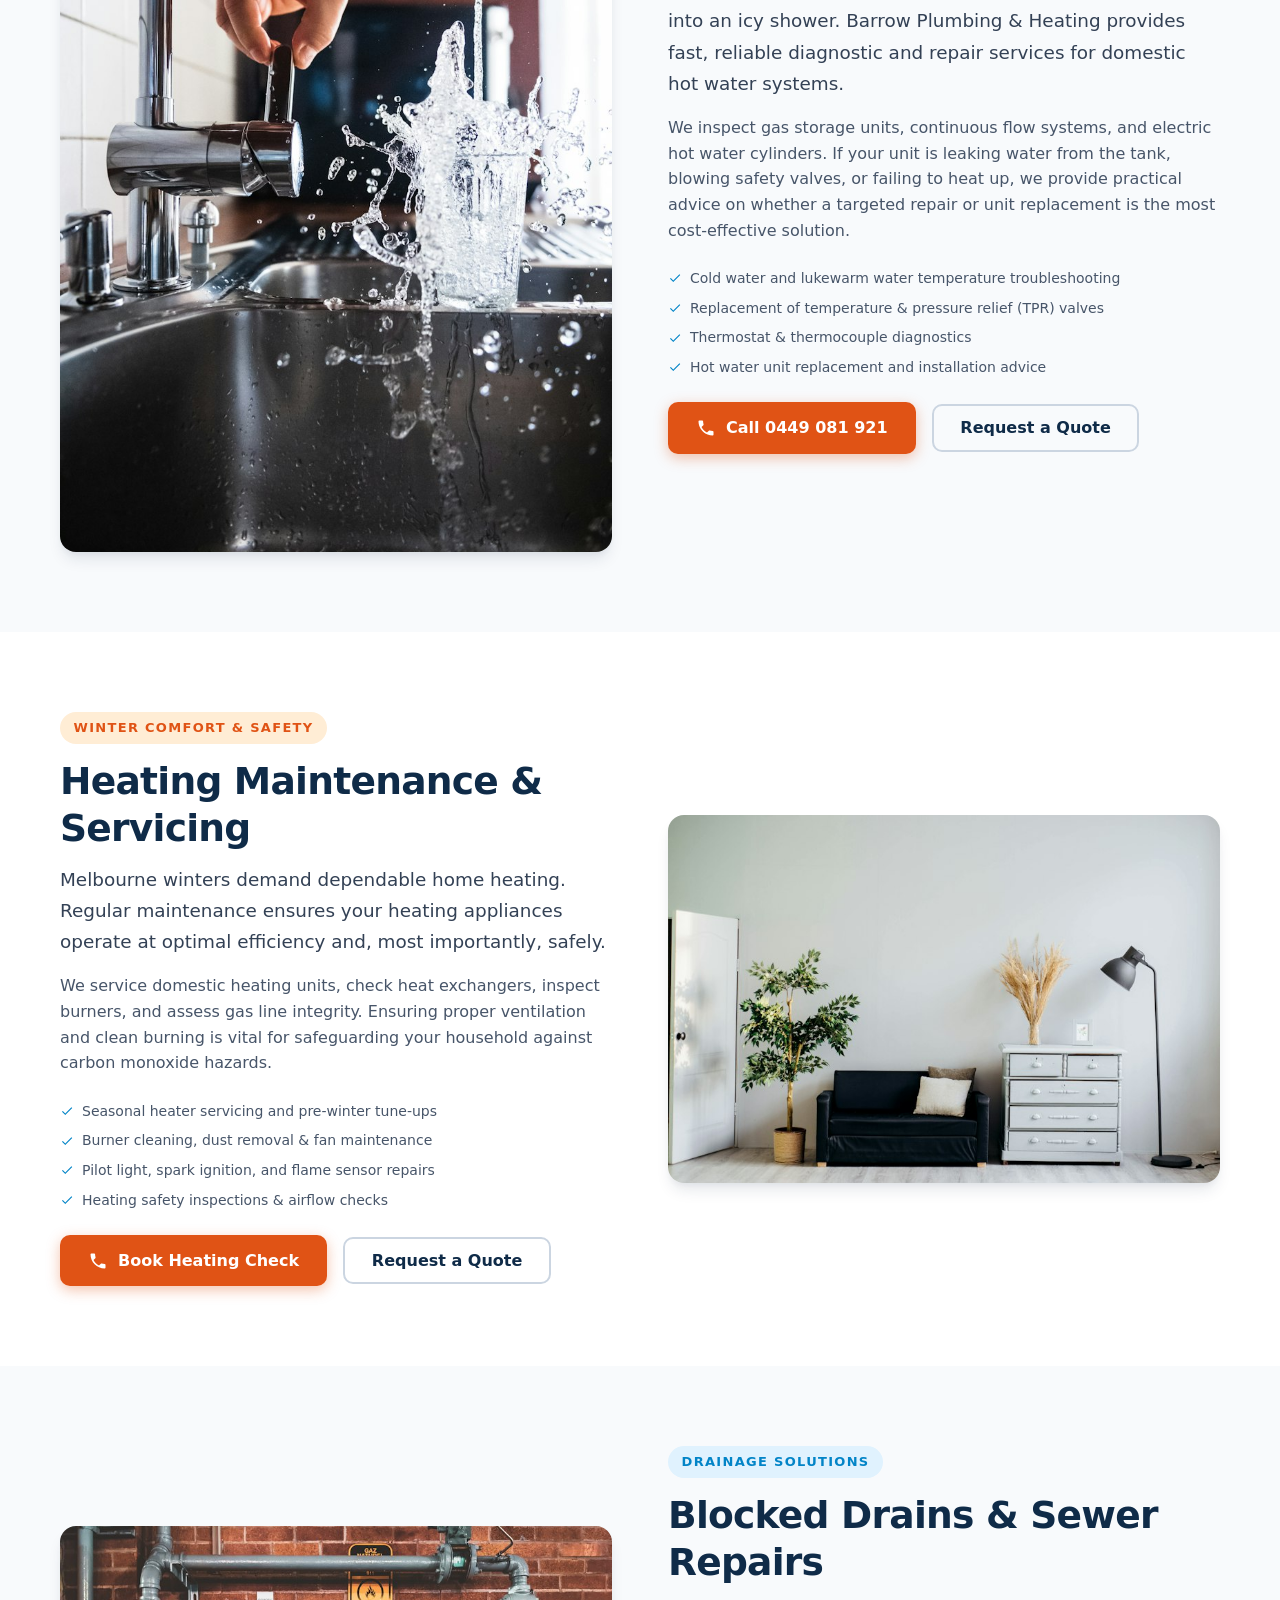
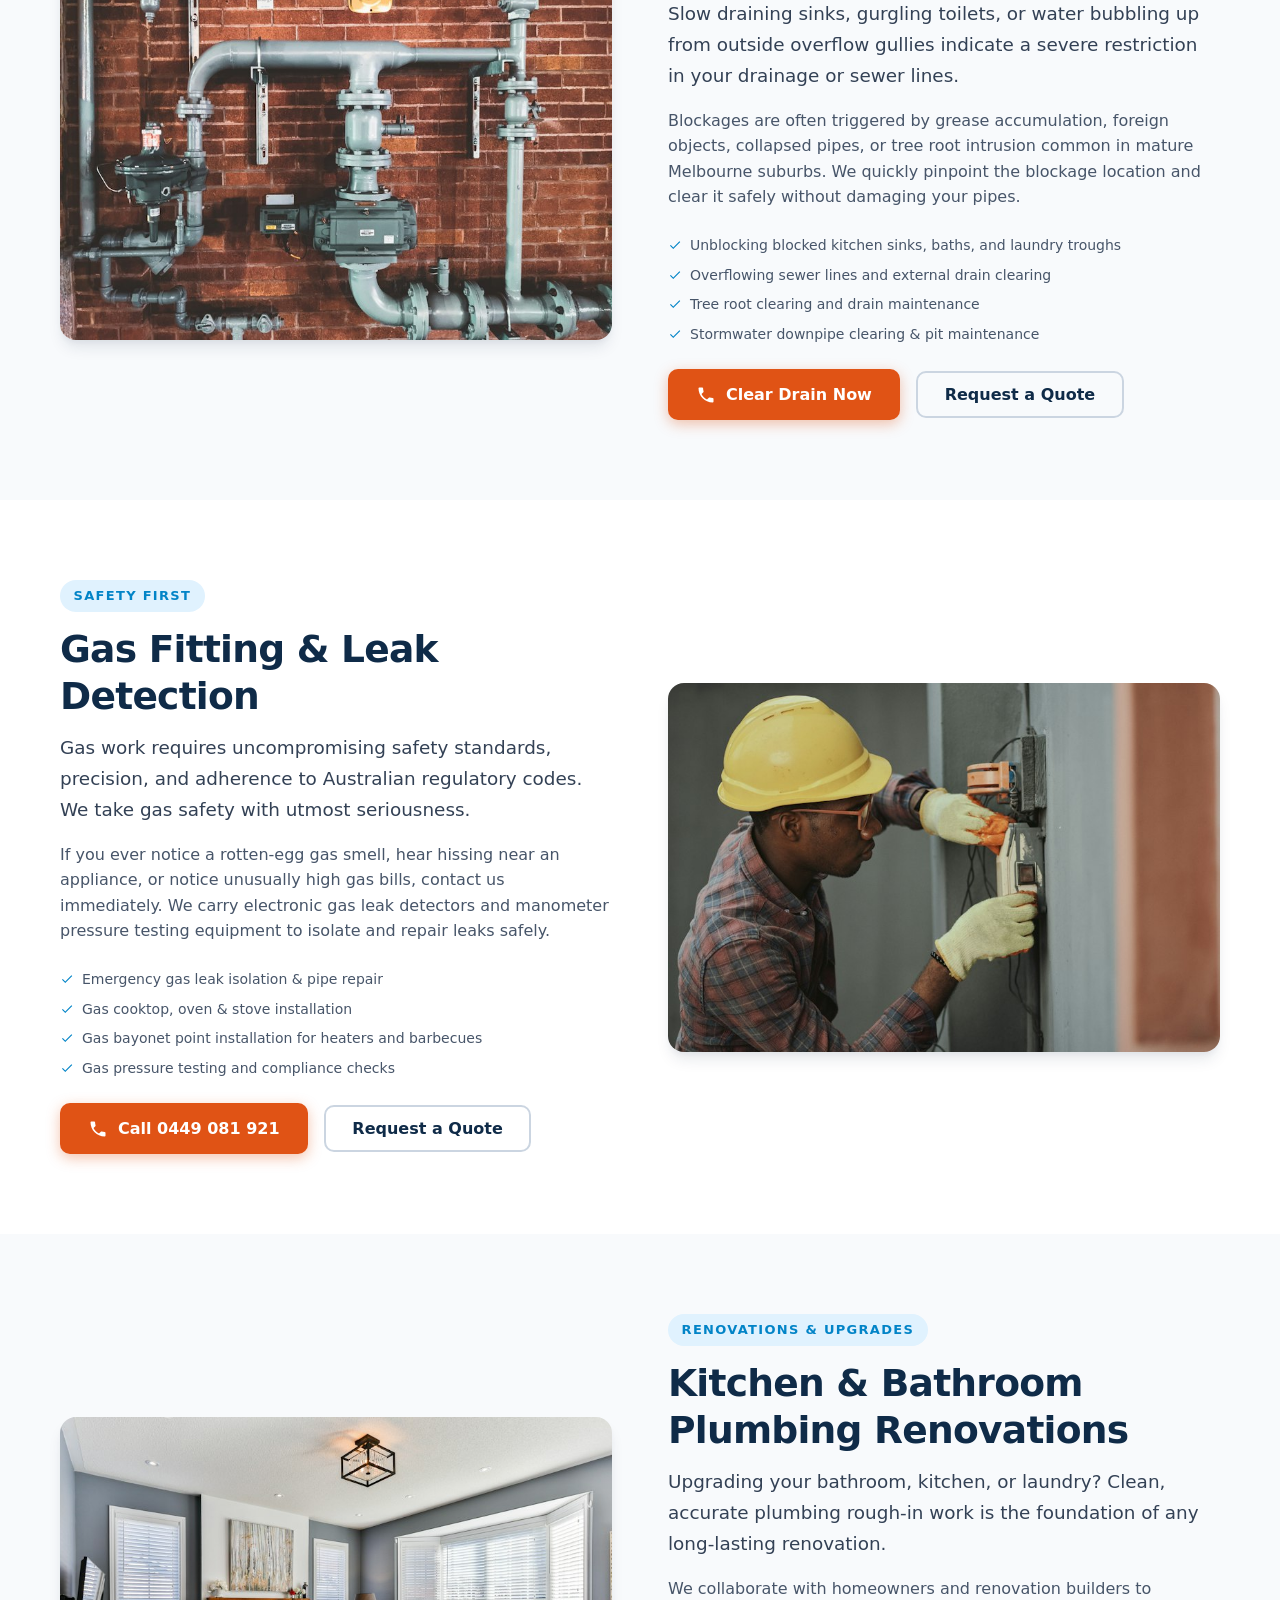
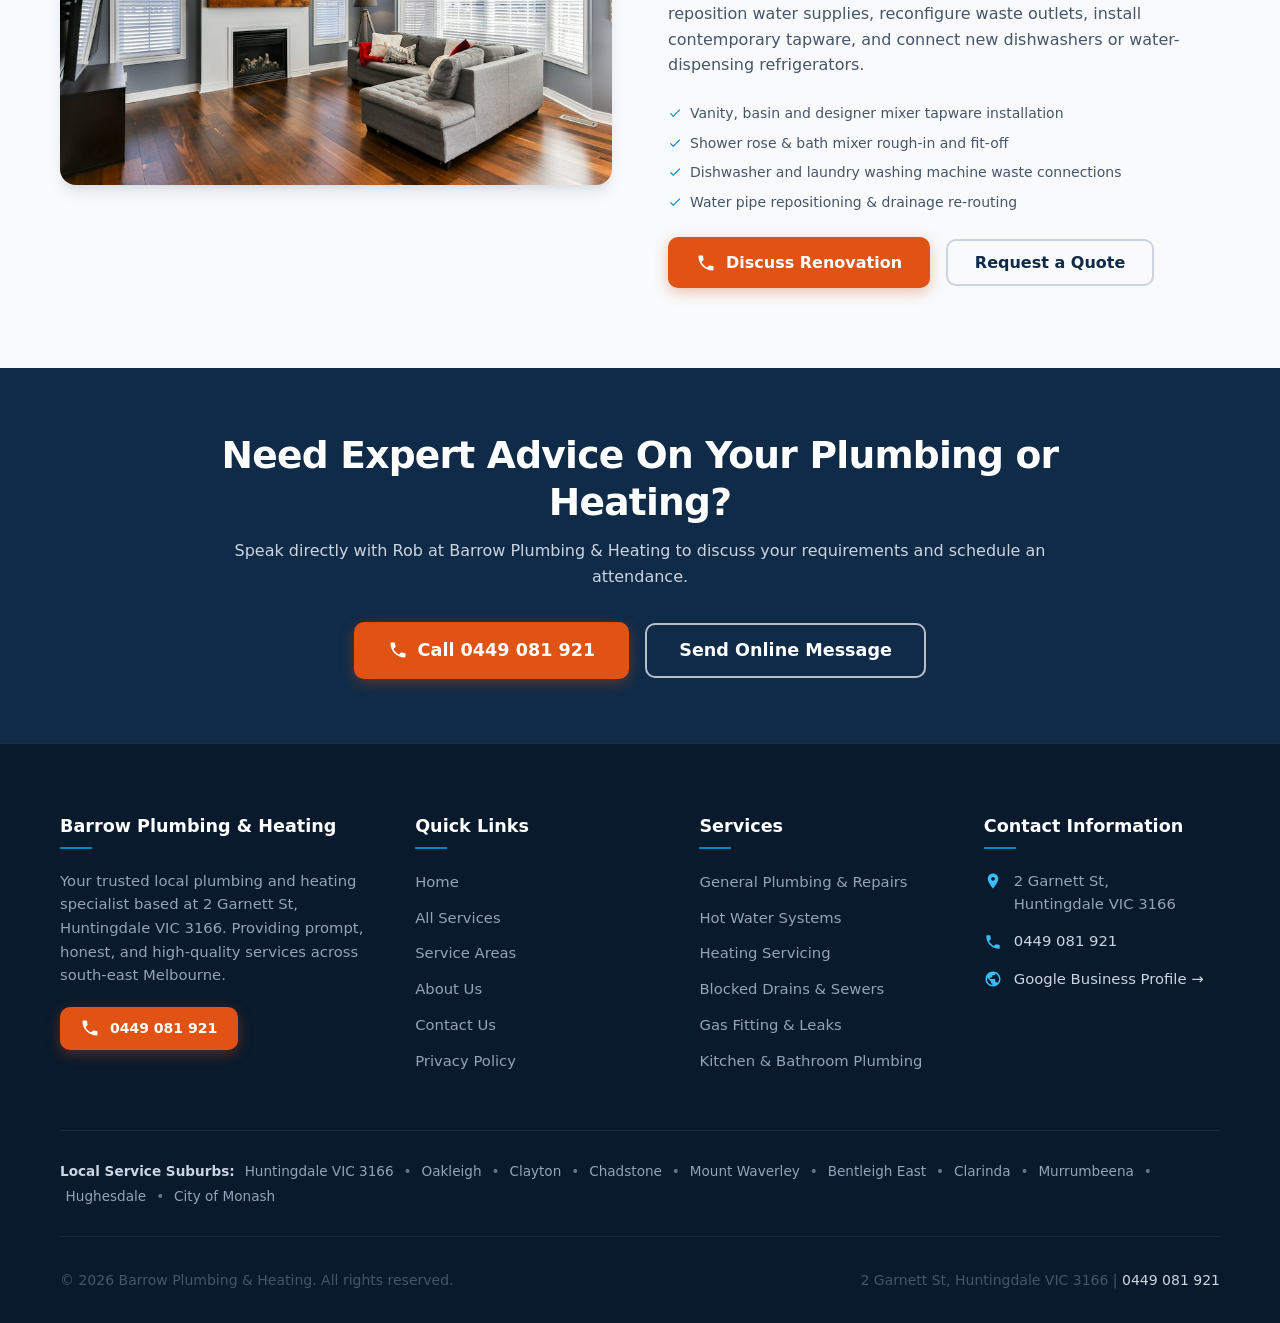
<file: services.html>
<!DOCTYPE html>
<html lang="en">
<head>
  <meta charset="UTF-8">
  <meta name="viewport" content="width=device-width, initial-scale=1.0">
  <title>Plumbing &amp; Heating Services Huntingdale VIC | Barrow Plumbing &amp; Heating</title>
  <meta name="description" content="Complete plumbing and heating services in Huntingdale VIC 3166. Hot water repairs, gas heating maintenance, blocked drain clearing, and general plumbing. Call 0449 081 921.">
  <link rel="canonical" href="https://barrowplumbing.com.au/services.html">

  <meta name="geo.region" content="AU-VIC">
  <meta name="geo.placename" content="Huntingdale">
  <meta name="geo.position" content="-37.902436;145.1058901">
  <meta name="ICBM" content="-37.902436, 145.1058901">

  <link rel="icon" type="image/svg+xml" href="images/favicon.svg">
  <link rel="stylesheet" href="css/style.css">

  <script type="application/ld+json">
  {
    "@context": "https://schema.org",
    "@type": "Service",
    "serviceType": "Plumbing and Heating Services",
    "provider": {
      "@type": "Plumber",
      "name": "Barrow Plumbing & Heating",
      "telephone": "+61449081921",
      "address": {
        "@type": "PostalAddress",
        "streetAddress": "2 Garnett St",
        "addressLocality": "Huntingdale",
        "addressRegion": "VIC",
        "postalCode": "3166",
        "addressCountry": "AU"
      }
    },
    "areaServed": "Huntingdale VIC and surrounding south-east Melbourne suburbs"
  }
  </script>
</head>
<body>

  <!-- Top Announcement Bar -->
  <div class="top-bar">
    <div class="container top-bar-inner">
      <div class="top-bar-left">
        <div class="top-bar-item">
          <svg viewBox="0 0 24 24"><path d="M12 2C8.13 2 5 5.13 5 9c0 5.25 7 13 7 13s7-7.75 7-13c0-3.87-3.13-7-7-7zm0 9.5c-1.38 0-2.5-1.12-2.5-2.5s1.12-2.5 2.5-2.5 2.5 1.12 2.5 2.5-1.12 2.5-2.5 2.5z"/></svg>
          <span>2 Garnett St, Huntingdale VIC 3166</span>
        </div>
        <div class="top-bar-item">
          <a href="https://maps.app.goo.gl/FaPnR8P8vwAuHxw56" target="_blank" rel="noopener noreferrer">
            View on Google Maps &rarr;
          </a>
        </div>
      </div>
      <div class="top-bar-right">
        <div class="top-bar-item">
          <svg viewBox="0 0 24 24"><path d="M6.62 10.79c1.44 2.83 3.76 5.14 6.59 6.59l2.2-2.2c.27-.27.67-.36 1.02-.24 1.12.37 2.33.57 3.57.57.55 0 1 .45 1 1V20c0 .55-.45 1-1 1-9.39 0-17-7.61-17-17 0-.55.45-1 1-1h3.5c.55 0 1 .45 1 1 0 1.25.2 2.45.57 3.57.11.35.03.74-.25 1.02l-2.2 2.2z"/></svg>
          <a href="tel:0449081921" style="font-weight: 700; color: #fff;">0449 081 921</a>
        </div>
        <div class="top-bar-item">
          <span>Serving Huntingdale &amp; Surrounding South-East Suburbs</span>
        </div>
      </div>
    </div>
  </div>

  <!-- Header Navigation -->
  <header class="site-header">
    <div class="container header-inner">
      <a href="index.html" class="brand-logo" aria-label="Barrow Plumbing and Heating Home">
        <img src="images/logo.svg" alt="Barrow Plumbing & Heating Logo" width="220" height="42">
      </a>

      <nav class="main-nav" aria-label="Primary Navigation">
        <ul class="nav-list">
          <li><a href="index.html" class="nav-link">Home</a></li>
          <li><a href="services.html" class="nav-link active">Services</a></li>
          <li><a href="service-areas.html" class="nav-link">Service Areas</a></li>
          <li><a href="about.html" class="nav-link">About Us</a></li>
          <li><a href="contact.html" class="nav-link">Contact</a></li>
        </ul>

        <div class="mobile-nav-cta">
          <a href="tel:0449081921" class="btn btn-call btn-sm">
            <svg class="btn-icon" viewBox="0 0 24 24"><path d="M6.62 10.79c1.44 2.83 3.76 5.14 6.59 6.59l2.2-2.2c.27-.27.67-.36 1.02-.24 1.12.37 2.33.57 3.57.57.55 0 1 .45 1 1V20c0 .55-.45 1-1 1-9.39 0-17-7.61-17-17 0-.55.45-1 1-1h3.5c.55 0 1 .45 1 1 0 1.25.2 2.45.57 3.57.11.35.03.74-.25 1.02l-2.2 2.2z"/></svg>
            Call 0449 081 921
          </a>
          <button type="button" class="btn btn-primary btn-sm" data-open-modal="quote">
            Request a Quote
          </button>
        </div>
      </nav>

      <div class="header-cta-group">
        <a href="tel:0449081921" class="btn btn-call btn-sm">
          <svg class="btn-icon" viewBox="0 0 24 24"><path d="M6.62 10.79c1.44 2.83 3.76 5.14 6.59 6.59l2.2-2.2c.27-.27.67-.36 1.02-.24 1.12.37 2.33.57 3.57.57.55 0 1 .45 1 1V20c0 .55-.45 1-1 1-9.39 0-17-7.61-17-17 0-.55.45-1 1-1h3.5c.55 0 1 .45 1 1 0 1.25.2 2.45.57 3.57.11.35.03.74-.25 1.02l-2.2 2.2z"/></svg>
          <span>0449 081 921</span>
        </a>
        <button type="button" class="btn btn-primary btn-sm" data-open-modal="quote">
          Request a Quote
        </button>
      </div>

      <button class="nav-toggle" aria-label="Toggle navigation menu" aria-expanded="false">
        <svg viewBox="0 0 24 24"><path d="M3 18h18v-2H3v2zm0-5h18v-2H3v2zm0-7v2h18V6H3z"/></svg>
      </button>
    </div>
  </header>

  <!-- Page Header -->
  <div class="page-header">
    <div class="container">
      <nav class="breadcrumbs" aria-label="Breadcrumb">
        <a href="index.html">Home</a>
        <span>/</span>
        <span>Services</span>
      </nav>
      <h1>Professional Plumbing &amp; Heating Services</h1>
      <p>Dependable solutions for households and small businesses across Huntingdale and Melbourne's south-eastern suburbs.</p>
    </div>
  </div>

  <!-- Detailed Service 1: General Plumbing -->
  <section class="section" id="general-plumbing">
    <div class="container">
      <div style="display: grid; grid-template-columns: 1fr 1fr; gap: 3.5rem; align-items: center;">
        <div>
          <span class="section-tag">Everyday Maintenance</span>
          <h2>General Plumbing &amp; Leak Repairs</h2>
          <p class="lead">
            Water leaks can quickly cause extensive damage to flooring, plaster, and building frameworks if left unresolved. We provide thorough diagnostic testing and permanent repairs.
          </p>
          <p>
            Whether it is an irritating dripping shower spindle, a continuously trickling toilet cistern wasting hundreds of litres of water, or noisy water hammer in your pipes, we carry quality replacement components to resolve the issue promptly.
          </p>
          <ul class="service-feature-list" style="margin: 1.5rem 0;">
            <li><svg viewBox="0 0 24 24"><path d="M9 16.17L4.83 12l-1.42 1.41L9 19 21 7l-1.41-1.41z"/></svg> Dripping tapware, mixer cartridge replacements &amp; reseating</li>
            <li><svg viewBox="0 0 24 24"><path d="M9 16.17L4.83 12l-1.42 1.41L9 19 21 7l-1.41-1.41z"/></svg> Toilet leak diagnostics, inlet valves &amp; rubber seal renewals</li>
            <li><svg viewBox="0 0 24 24"><path d="M9 16.17L4.83 12l-1.42 1.41L9 19 21 7l-1.41-1.41z"/></svg> Burst pipe location and copper / PEX pipe repairs</li>
            <li><svg viewBox="0 0 24 24"><path d="M9 16.17L4.83 12l-1.42 1.41L9 19 21 7l-1.41-1.41z"/></svg> Water pressure assessment &amp; pressure reduction valves</li>
          </ul>
          <div class="btn-group">
            <a href="tel:0449081921" class="btn btn-call">
              <svg class="btn-icon" viewBox="0 0 24 24"><path d="M6.62 10.79c1.44 2.83 3.76 5.14 6.59 6.59l2.2-2.2c.27-.27.67-.36 1.02-.24 1.12.37 2.33.57 3.57.57.55 0 1 .45 1 1V20c0 .55-.45 1-1 1-9.39 0-17-7.61-17-17 0-.55.45-1 1-1h3.5c.55 0 1 .45 1 1 0 1.25.2 2.45.57 3.57.11.35.03.74-.25 1.02l-2.2 2.2z"/></svg>
              Call 0449 081 921
            </a>
            <button type="button" class="btn btn-outline" data-open-modal="quote">
              Request a Quote
            </button>
          </div>
        </div>

        <div style="border-radius: var(--radius-lg); overflow: hidden; box-shadow: var(--shadow-lg);">
          <img src="images/service-tap.jpg" alt="Tapware and general plumbing maintenance in Huntingdale" width="600" height="420" loading="lazy">
        </div>
      </div>
    </div>
  </section>

  <!-- Detailed Service 2: Hot Water Systems -->
  <section class="section section-alt" id="hot-water">
    <div class="container">
      <div style="display: grid; grid-template-columns: 1fr 1fr; gap: 3.5rem; align-items: center;">
        <div style="order: 2;">
          <span class="section-tag">Hot Water Specialists</span>
          <h2>Hot Water System Servicing &amp; Replacements</h2>
          <p class="lead">
            Nothing disrupts a morning routine faster than stepping into an icy shower. Barrow Plumbing &amp; Heating provides fast, reliable diagnostic and repair services for domestic hot water systems.
          </p>
          <p>
            We inspect gas storage units, continuous flow systems, and electric hot water cylinders. If your unit is leaking water from the tank, blowing safety valves, or failing to heat up, we provide practical advice on whether a targeted repair or unit replacement is the most cost-effective solution.
          </p>
          <ul class="service-feature-list" style="margin: 1.5rem 0;">
            <li><svg viewBox="0 0 24 24"><path d="M9 16.17L4.83 12l-1.42 1.41L9 19 21 7l-1.41-1.41z"/></svg> Cold water and lukewarm water temperature troubleshooting</li>
            <li><svg viewBox="0 0 24 24"><path d="M9 16.17L4.83 12l-1.42 1.41L9 19 21 7l-1.41-1.41z"/></svg> Replacement of temperature &amp; pressure relief (TPR) valves</li>
            <li><svg viewBox="0 0 24 24"><path d="M9 16.17L4.83 12l-1.42 1.41L9 19 21 7l-1.41-1.41z"/></svg> Thermostat &amp; thermocouple diagnostics</li>
            <li><svg viewBox="0 0 24 24"><path d="M9 16.17L4.83 12l-1.42 1.41L9 19 21 7l-1.41-1.41z"/></svg> Hot water unit replacement and installation advice</li>
          </ul>
          <div class="btn-group">
            <a href="tel:0449081921" class="btn btn-call">
              <svg class="btn-icon" viewBox="0 0 24 24"><path d="M6.62 10.79c1.44 2.83 3.76 5.14 6.59 6.59l2.2-2.2c.27-.27.67-.36 1.02-.24 1.12.37 2.33.57 3.57.57.55 0 1 .45 1 1V20c0 .55-.45 1-1 1-9.39 0-17-7.61-17-17 0-.55.45-1 1-1h3.5c.55 0 1 .45 1 1 0 1.25.2 2.45.57 3.57.11.35.03.74-.25 1.02l-2.2 2.2z"/></svg>
              Call 0449 081 921
            </a>
            <button type="button" class="btn btn-outline" data-open-modal="quote">
              Request a Quote
            </button>
          </div>
        </div>

        <div style="border-radius: var(--radius-lg); overflow: hidden; box-shadow: var(--shadow-lg); order: 1;">
          <img src="images/service-hotwater.jpg" alt="Hot water system maintenance in Huntingdale VIC" width="600" height="420" loading="lazy">
        </div>
      </div>
    </div>
  </section>

  <!-- Detailed Service 3: Heating Maintenance -->
  <section class="section" id="heating">
    <div class="container">
      <div style="display: grid; grid-template-columns: 1fr 1fr; gap: 3.5rem; align-items: center;">
        <div>
          <span class="section-tag warm">Winter Comfort &amp; Safety</span>
          <h2>Heating Maintenance &amp; Servicing</h2>
          <p class="lead">
            Melbourne winters demand dependable home heating. Regular maintenance ensures your heating appliances operate at optimal efficiency and, most importantly, safely.
          </p>
          <p>
            We service domestic heating units, check heat exchangers, inspect burners, and assess gas line integrity. Ensuring proper ventilation and clean burning is vital for safeguarding your household against carbon monoxide hazards.
          </p>
          <ul class="service-feature-list" style="margin: 1.5rem 0;">
            <li><svg viewBox="0 0 24 24"><path d="M9 16.17L4.83 12l-1.42 1.41L9 19 21 7l-1.41-1.41z"/></svg> Seasonal heater servicing and pre-winter tune-ups</li>
            <li><svg viewBox="0 0 24 24"><path d="M9 16.17L4.83 12l-1.42 1.41L9 19 21 7l-1.41-1.41z"/></svg> Burner cleaning, dust removal &amp; fan maintenance</li>
            <li><svg viewBox="0 0 24 24"><path d="M9 16.17L4.83 12l-1.42 1.41L9 19 21 7l-1.41-1.41z"/></svg> Pilot light, spark ignition, and flame sensor repairs</li>
            <li><svg viewBox="0 0 24 24"><path d="M9 16.17L4.83 12l-1.42 1.41L9 19 21 7l-1.41-1.41z"/></svg> Heating safety inspections &amp; airflow checks</li>
          </ul>
          <div class="btn-group">
            <a href="tel:0449081921" class="btn btn-call">
              <svg class="btn-icon" viewBox="0 0 24 24"><path d="M6.62 10.79c1.44 2.83 3.76 5.14 6.59 6.59l2.2-2.2c.27-.27.67-.36 1.02-.24 1.12.37 2.33.57 3.57.57.55 0 1 .45 1 1V20c0 .55-.45 1-1 1-9.39 0-17-7.61-17-17 0-.55.45-1 1-1h3.5c.55 0 1 .45 1 1 0 1.25.2 2.45.57 3.57.11.35.03.74-.25 1.02l-2.2 2.2z"/></svg>
              Book Heating Check
            </a>
            <button type="button" class="btn btn-outline" data-open-modal="quote">
              Request a Quote
            </button>
          </div>
        </div>

        <div style="border-radius: var(--radius-lg); overflow: hidden; box-shadow: var(--shadow-lg);">
          <img src="images/service-heating.jpg" alt="Home heating maintenance and inspections Huntingdale" width="600" height="420" loading="lazy">
        </div>
      </div>
    </div>
  </section>

  <!-- Detailed Service 4: Blocked Drains -->
  <section class="section section-alt" id="blocked-drains">
    <div class="container">
      <div style="display: grid; grid-template-columns: 1fr 1fr; gap: 3.5rem; align-items: center;">
        <div style="order: 2;">
          <span class="section-tag">Drainage Solutions</span>
          <h2>Blocked Drains &amp; Sewer Repairs</h2>
          <p class="lead">
            Slow draining sinks, gurgling toilets, or water bubbling up from outside overflow gullies indicate a severe restriction in your drainage or sewer lines.
          </p>
          <p>
            Blockages are often triggered by grease accumulation, foreign objects, collapsed pipes, or tree root intrusion common in mature Melbourne suburbs. We quickly pinpoint the blockage location and clear it safely without damaging your pipes.
          </p>
          <ul class="service-feature-list" style="margin: 1.5rem 0;">
            <li><svg viewBox="0 0 24 24"><path d="M9 16.17L4.83 12l-1.42 1.41L9 19 21 7l-1.41-1.41z"/></svg> Unblocking blocked kitchen sinks, baths, and laundry troughs</li>
            <li><svg viewBox="0 0 24 24"><path d="M9 16.17L4.83 12l-1.42 1.41L9 19 21 7l-1.41-1.41z"/></svg> Overflowing sewer lines and external drain clearing</li>
            <li><svg viewBox="0 0 24 24"><path d="M9 16.17L4.83 12l-1.42 1.41L9 19 21 7l-1.41-1.41z"/></svg> Tree root clearing and drain maintenance</li>
            <li><svg viewBox="0 0 24 24"><path d="M9 16.17L4.83 12l-1.42 1.41L9 19 21 7l-1.41-1.41z"/></svg> Stormwater downpipe clearing &amp; pit maintenance</li>
          </ul>
          <div class="btn-group">
            <a href="tel:0449081921" class="btn btn-call">
              <svg class="btn-icon" viewBox="0 0 24 24"><path d="M6.62 10.79c1.44 2.83 3.76 5.14 6.59 6.59l2.2-2.2c.27-.27.67-.36 1.02-.24 1.12.37 2.33.57 3.57.57.55 0 1 .45 1 1V20c0 .55-.45 1-1 1-9.39 0-17-7.61-17-17 0-.55.45-1 1-1h3.5c.55 0 1 .45 1 1 0 1.25.2 2.45.57 3.57.11.35.03.74-.25 1.02l-2.2 2.2z"/></svg>
              Clear Drain Now
            </a>
            <button type="button" class="btn btn-outline" data-open-modal="quote">
              Request a Quote
            </button>
          </div>
        </div>

        <div style="border-radius: var(--radius-lg); overflow: hidden; box-shadow: var(--shadow-lg); order: 1;">
          <img src="images/service-drain.jpg" alt="Blocked drain clearing in Huntingdale VIC" width="600" height="420" loading="lazy">
        </div>
      </div>
    </div>
  </section>

  <!-- Detailed Service 5: Gas Fitting -->
  <section class="section" id="gas-fitting">
    <div class="container">
      <div style="display: grid; grid-template-columns: 1fr 1fr; gap: 3.5rem; align-items: center;">
        <div>
          <span class="section-tag">Safety First</span>
          <h2>Gas Fitting &amp; Leak Detection</h2>
          <p class="lead">
            Gas work requires uncompromising safety standards, precision, and adherence to Australian regulatory codes. We take gas safety with utmost seriousness.
          </p>
          <p>
            If you ever notice a rotten-egg gas smell, hear hissing near an appliance, or notice unusually high gas bills, contact us immediately. We carry electronic gas leak detectors and manometer pressure testing equipment to isolate and repair leaks safely.
          </p>
          <ul class="service-feature-list" style="margin: 1.5rem 0;">
            <li><svg viewBox="0 0 24 24"><path d="M9 16.17L4.83 12l-1.42 1.41L9 19 21 7l-1.41-1.41z"/></svg> Emergency gas leak isolation &amp; pipe repair</li>
            <li><svg viewBox="0 0 24 24"><path d="M9 16.17L4.83 12l-1.42 1.41L9 19 21 7l-1.41-1.41z"/></svg> Gas cooktop, oven &amp; stove installation</li>
            <li><svg viewBox="0 0 24 24"><path d="M9 16.17L4.83 12l-1.42 1.41L9 19 21 7l-1.41-1.41z"/></svg> Gas bayonet point installation for heaters and barbecues</li>
            <li><svg viewBox="0 0 24 24"><path d="M9 16.17L4.83 12l-1.42 1.41L9 19 21 7l-1.41-1.41z"/></svg> Gas pressure testing and compliance checks</li>
          </ul>
          <div class="btn-group">
            <a href="tel:0449081921" class="btn btn-call">
              <svg class="btn-icon" viewBox="0 0 24 24"><path d="M6.62 10.79c1.44 2.83 3.76 5.14 6.59 6.59l2.2-2.2c.27-.27.67-.36 1.02-.24 1.12.37 2.33.57 3.57.57.55 0 1 .45 1 1V20c0 .55-.45 1-1 1-9.39 0-17-7.61-17-17 0-.55.45-1 1-1h3.5c.55 0 1 .45 1 1 0 1.25.2 2.45.57 3.57.11.35.03.74-.25 1.02l-2.2 2.2z"/></svg>
              Call 0449 081 921
            </a>
            <button type="button" class="btn btn-outline" data-open-modal="quote">
              Request a Quote
            </button>
          </div>
        </div>

        <div style="border-radius: var(--radius-lg); overflow: hidden; box-shadow: var(--shadow-lg);">
          <img src="images/about-workmanship.jpg" alt="Gas fitting and pipework safety checks Huntingdale" width="600" height="420" loading="lazy">
        </div>
      </div>
    </div>
  </section>

  <!-- Detailed Service 6: Kitchen & Bathroom -->
  <section class="section section-alt" id="kitchen-bathroom">
    <div class="container">
      <div style="display: grid; grid-template-columns: 1fr 1fr; gap: 3.5rem; align-items: center;">
        <div style="order: 2;">
          <span class="section-tag">Renovations &amp; Upgrades</span>
          <h2>Kitchen &amp; Bathroom Plumbing Renovations</h2>
          <p class="lead">
            Upgrading your bathroom, kitchen, or laundry? Clean, accurate plumbing rough-in work is the foundation of any long-lasting renovation.
          </p>
          <p>
            We collaborate with homeowners and renovation builders to reposition water supplies, reconfigure waste outlets, install contemporary tapware, and connect new dishwashers or water-dispensing refrigerators.
          </p>
          <ul class="service-feature-list" style="margin: 1.5rem 0;">
            <li><svg viewBox="0 0 24 24"><path d="M9 16.17L4.83 12l-1.42 1.41L9 19 21 7l-1.41-1.41z"/></svg> Vanity, basin and designer mixer tapware installation</li>
            <li><svg viewBox="0 0 24 24"><path d="M9 16.17L4.83 12l-1.42 1.41L9 19 21 7l-1.41-1.41z"/></svg> Shower rose &amp; bath mixer rough-in and fit-off</li>
            <li><svg viewBox="0 0 24 24"><path d="M9 16.17L4.83 12l-1.42 1.41L9 19 21 7l-1.41-1.41z"/></svg> Dishwasher and laundry washing machine waste connections</li>
            <li><svg viewBox="0 0 24 24"><path d="M9 16.17L4.83 12l-1.42 1.41L9 19 21 7l-1.41-1.41z"/></svg> Water pipe repositioning &amp; drainage re-routing</li>
          </ul>
          <div class="btn-group">
            <a href="tel:0449081921" class="btn btn-call">
              <svg class="btn-icon" viewBox="0 0 24 24"><path d="M6.62 10.79c1.44 2.83 3.76 5.14 6.59 6.59l2.2-2.2c.27-.27.67-.36 1.02-.24 1.12.37 2.33.57 3.57.57.55 0 1 .45 1 1V20c0 .55-.45 1-1 1-9.39 0-17-7.61-17-17 0-.55.45-1 1-1h3.5c.55 0 1 .45 1 1 0 1.25.2 2.45.57 3.57.11.35.03.74-.25 1.02l-2.2 2.2z"/></svg>
              Discuss Renovation
            </a>
            <button type="button" class="btn btn-outline" data-open-modal="quote">
              Request a Quote
            </button>
          </div>
        </div>

        <div style="border-radius: var(--radius-lg); overflow: hidden; box-shadow: var(--shadow-lg); order: 1;">
          <img src="images/service-bathroom.jpg" alt="Modern bathroom and kitchen plumbing renovations" width="600" height="420" loading="lazy">
        </div>
      </div>
    </div>
  </section>

  <!-- CTA Strip -->
  <section class="section-dark" style="padding: 4rem 0; text-align: center;">
    <div class="container container-narrow">
      <h2>Need Expert Advice On Your Plumbing or Heating?</h2>
      <p style="margin-bottom: 2rem;">Speak directly with Rob at Barrow Plumbing &amp; Heating to discuss your requirements and schedule an attendance.</p>
      <div class="btn-group" style="justify-content: center;">
        <a href="tel:0449081921" class="btn btn-call btn-lg">
          <svg class="btn-icon" viewBox="0 0 24 24"><path d="M6.62 10.79c1.44 2.83 3.76 5.14 6.59 6.59l2.2-2.2c.27-.27.67-.36 1.02-.24 1.12.37 2.33.57 3.57.57.55 0 1 .45 1 1V20c0 .55-.45 1-1 1-9.39 0-17-7.61-17-17 0-.55.45-1 1-1h3.5c.55 0 1 .45 1 1 0 1.25.2 2.45.57 3.57.11.35.03.74-.25 1.02l-2.2 2.2z"/></svg>
          Call 0449 081 921
        </a>
        <a href="contact.html" class="btn btn-outline-white btn-lg">
          Send Online Message
        </a>
      </div>
    </div>
  </section>

  <!-- Footer -->
  <footer class="site-footer">
    <div class="container">
      <div class="footer-grid">
        <div class="footer-col">
          <h4>Barrow Plumbing &amp; Heating</h4>
          <p>
            Your trusted local plumbing and heating specialist based at 2 Garnett St, Huntingdale VIC 3166. Providing prompt, honest, and high-quality services across south-east Melbourne.
          </p>
          <div style="margin-top: 1.25rem;">
            <a href="tel:0449081921" class="btn btn-call btn-sm">
              <svg class="btn-icon" viewBox="0 0 24 24"><path d="M6.62 10.79c1.44 2.83 3.76 5.14 6.59 6.59l2.2-2.2c.27-.27.67-.36 1.02-.24 1.12.37 2.33.57 3.57.57.55 0 1 .45 1 1V20c0 .55-.45 1-1 1-9.39 0-17-7.61-17-17 0-.55.45-1 1-1h3.5c.55 0 1 .45 1 1 0 1.25.2 2.45.57 3.57.11.35.03.74-.25 1.02l-2.2 2.2z"/></svg>
              0449 081 921
            </a>
          </div>
        </div>

        <div class="footer-col">
          <h4>Quick Links</h4>
          <ul class="footer-links">
            <li><a href="index.html">Home</a></li>
            <li><a href="services.html">All Services</a></li>
            <li><a href="service-areas.html">Service Areas</a></li>
            <li><a href="about.html">About Us</a></li>
            <li><a href="contact.html">Contact Us</a></li>
            <li><a href="privacy-policy.html">Privacy Policy</a></li>
          </ul>
        </div>

        <div class="footer-col">
          <h4>Services</h4>
          <ul class="footer-links">
            <li><a href="services.html#general-plumbing">General Plumbing &amp; Repairs</a></li>
            <li><a href="services.html#hot-water">Hot Water Systems</a></li>
            <li><a href="services.html#heating">Heating Servicing</a></li>
            <li><a href="services.html#blocked-drains">Blocked Drains &amp; Sewers</a></li>
            <li><a href="services.html#gas-fitting">Gas Fitting &amp; Leaks</a></li>
            <li><a href="services.html#kitchen-bathroom">Kitchen &amp; Bathroom Plumbing</a></li>
          </ul>
        </div>

        <div class="footer-col">
          <h4>Contact Information</h4>
          <div class="footer-contact-item">
            <svg viewBox="0 0 24 24"><path d="M12 2C8.13 2 5 5.13 5 9c0 5.25 7 13 7 13s7-7.75 7-13c0-3.87-3.13-7-7-7zm0 9.5c-1.38 0-2.5-1.12-2.5-2.5s1.12-2.5 2.5-2.5 2.5 1.12 2.5 2.5-1.12 2.5-2.5 2.5z"/></svg>
            <div>
              2 Garnett St,<br>Huntingdale VIC 3166
            </div>
          </div>
          <div class="footer-contact-item">
            <svg viewBox="0 0 24 24"><path d="M6.62 10.79c1.44 2.83 3.76 5.14 6.59 6.59l2.2-2.2c.27-.27.67-.36 1.02-.24 1.12.37 2.33.57 3.57.57.55 0 1 .45 1 1V20c0 .55-.45 1-1 1-9.39 0-17-7.61-17-17 0-.55.45-1 1-1h3.5c.55 0 1 .45 1 1 0 1.25.2 2.45.57 3.57.11.35.03.74-.25 1.02l-2.2 2.2z"/></svg>
            <div>
              <a href="tel:0449081921">0449 081 921</a>
            </div>
          </div>
          <div class="footer-contact-item">
            <svg viewBox="0 0 24 24"><path d="M12 2C6.48 2 2 6.48 2 12s4.48 10 10 10 10-4.48 10-10S17.52 2 12 2zm-1 17.93c-3.95-.49-7-3.85-7-7.93 0-.62.08-1.21.21-1.79L9 15v1c0 1.1.9 2 2 2v1.93zm6.9-2.54c-.26-.81-1-1.39-1.9-1.39h-1v-3c0-.55-.45-1-1-1H8v-2h2c.55 0 1-.45 1-1V7h2c1.1 0 2-.9 2-2v-.41c2.93 1.19 5 4.06 5 7.41 0 2.08-.8 3.97-2.1 5.39z"/></svg>
            <div>
              <a href="https://maps.app.goo.gl/FaPnR8P8vwAuHxw56" target="_blank" rel="noopener noreferrer">Google Business Profile &rarr;</a>
            </div>
          </div>
        </div>
      </div>

      <div class="footer-suburbs-bar">
        <strong>Local Service Suburbs:</strong>
        <a href="service-areas.html">Huntingdale VIC 3166</a> &bull;
        <a href="service-areas.html">Oakleigh</a> &bull;
        <a href="service-areas.html">Clayton</a> &bull;
        <a href="service-areas.html">Chadstone</a> &bull;
        <a href="service-areas.html">Mount Waverley</a> &bull;
        <a href="service-areas.html">Bentleigh East</a> &bull;
        <a href="service-areas.html">Clarinda</a> &bull;
        <a href="service-areas.html">Murrumbeena</a> &bull;
        <a href="service-areas.html">Hughesdale</a> &bull;
        <a href="service-areas.html">City of Monash</a>
      </div>

      <div class="footer-bottom">
        <p>&copy; 2026 Barrow Plumbing &amp; Heating. All rights reserved.</p>
        <p>2 Garnett St, Huntingdale VIC 3166 | <a href="tel:0449081921">0449 081 921</a></p>
      </div>
    </div>
  </footer>

  <!-- Floating Mobile Call Bar -->
  <div class="mobile-call-bar">
    <a href="tel:0449081921" class="btn btn-call">
      <svg class="btn-icon" viewBox="0 0 24 24"><path d="M6.62 10.79c1.44 2.83 3.76 5.14 6.59 6.59l2.2-2.2c.27-.27.67-.36 1.02-.24 1.12.37 2.33.57 3.57.57.55 0 1 .45 1 1V20c0 .55-.45 1-1 1-9.39 0-17-7.61-17-17 0-.55.45-1 1-1h3.5c.55 0 1 .45 1 1 0 1.25.2 2.45.57 3.57.11.35.03.74-.25 1.02l-2.2 2.2z"/></svg>
      Call 0449 081 921
    </a>
    <button type="button" class="btn btn-primary" data-open-modal="quote">
      Request Quote
    </button>
  </div>

  <!-- Quick Quote Modal -->
  <div class="modal-overlay" id="quoteModal" role="dialog" aria-modal="true" aria-labelledby="modalTitle">
    <div class="modal-content">
      <button class="modal-close" aria-label="Close dialog">
        <svg viewBox="0 0 24 24"><path d="M19 6.41L17.59 5 12 10.59 6.41 5 5 6.41 10.59 12 5 17.59 6.41 19 12 13.41 17.59 19 19 17.59 13.41 12z"/></svg>
      </button>

      <div style="margin-bottom: 1.5rem;">
        <span class="section-tag">Quick Enquiry</span>
        <h3 id="modalTitle">Request a Service Quote</h3>
        <p style="font-size: 0.95rem;">Enter your contact details and job description. We will get in touch promptly.</p>
      </div>

      <form class="enquiry-form" novalidate>
        <div class="form-status" role="alert"></div>

        <div class="form-group">
          <label class="form-label">Your Name *</label>
          <input type="text" name="customer_name" class="form-input" placeholder="e.g. David" required>
        </div>

        <div class="form-group">
          <label class="form-label">Phone Number *</label>
          <input type="tel" name="customer_phone" class="form-input" placeholder="e.g. 0449 081 921" required>
        </div>

        <div class="form-group">
          <label class="form-label">Suburb</label>
          <input type="text" name="customer_suburb" class="form-input" placeholder="e.g. Huntingdale VIC">
        </div>

        <div class="form-group">
          <label class="form-label">Service Type</label>
          <select name="service_type" class="form-select">
            <option value="General Plumbing">General Plumbing</option>
            <option value="Hot Water">Hot Water System</option>
            <option value="Heating">Heating Maintenance</option>
            <option value="Blocked Drains">Blocked Drains</option>
            <option value="Gas Fitting">Gas Fitting</option>
            <option value="Other">Other</option>
          </select>
        </div>

        <div class="form-group">
          <label class="form-label">Message / Details</label>
          <textarea name="customer_message" class="form-textarea" placeholder="Brief details about the plumbing or heating issue..." style="min-height: 80px;"></textarea>
        </div>

        <button type="submit" class="btn btn-call btn-lg" style="width: 100%;">
          Submit Request
        </button>

        <p class="form-privacy-note text-center">
          For urgent enquiries, call <a href="tel:0449081921">0449 081 921</a> directly.
        </p>
      </form>
    </div>
  </div>

  <script src="js/main.js"></script>
</body>
</html>
</file>
<file: css/style.css>
/* ==========================================================================
   Barrow Plumbing & Heating - Official Modern Stylesheet
   Location: 2 Garnett St, Huntingdale VIC 3166 | Phone: 0449 081 921
   ========================================================================== */

:root {
  --primary: #0f2b48;
  --primary-light: #163d66;
  --primary-dark: #091a2c;
  --accent: #0284c7;
  --accent-hover: #0369a1;
  --accent-light: #e0f2fe;
  --warm: #e05315;
  --warm-hover: #c2410c;
  --warm-light: #ffedd5;
  --success: #16a34a;
  --gray-50: #f8fafc;
  --gray-100: #f1f5f9;
  --gray-200: #e2e8f0;
  --gray-300: #cbd5e1;
  --gray-400: #94a3b8;
  --gray-500: #64748b;
  --gray-600: #475569;
  --gray-700: #334155;
  --gray-800: #1e293b;
  --gray-900: #0f172a;
  --white: #ffffff;
  
  --font-sans: system-ui, -apple-system, BlinkMacSystemFont, 'Segoe UI', Roboto, 'Helvetica Neue', Arial, sans-serif;
  
  --shadow-sm: 0 1px 2px 0 rgba(0, 0, 0, 0.05);
  --shadow-md: 0 4px 6px -1px rgba(0, 0, 0, 0.1), 0 2px 4px -1px rgba(0, 0, 0, 0.06);
  --shadow-lg: 0 10px 15px -3px rgba(15, 43, 72, 0.1), 0 4px 6px -2px rgba(15, 43, 72, 0.05);
  --shadow-xl: 0 20px 25px -5px rgba(15, 43, 72, 0.12), 0 10px 10px -5px rgba(15, 43, 72, 0.04);
  
  --radius-sm: 6px;
  --radius-md: 10px;
  --radius-lg: 16px;
  --radius-full: 9999px;
  
  --transition: all 0.25s cubic-bezier(0.4, 0, 0.2, 1);
  --header-height: 80px;
}

/* Base & Reset */
*, *::before, *::after {
  box-sizing: border-box;
  margin: 0;
  padding: 0;
}

html {
  font-family: var(--font-sans);
  font-size: 16px;
  line-height: 1.6;
  color: var(--gray-800);
  background-color: var(--white);
  scroll-behavior: smooth;
  -webkit-text-size-adjust: 100%;
}

body {
  overflow-x: hidden;
  display: flex;
  flex-direction: column;
  min-height: 100vh;
}

/* Add bottom padding on mobile for sticky phone bar */
@media (max-width: 768px) {
  body {
    padding-bottom: 74px;
  }
}

img, svg {
  display: block;
  max-width: 100%;
  height: auto;
}

a {
  color: var(--accent);
  text-decoration: none;
  transition: var(--transition);
}

a:hover {
  color: var(--accent-hover);
}

ul, ol {
  list-style: none;
}

button, input, textarea, select {
  font: inherit;
}

/* Accessibility */
.sr-only {
  position: absolute;
  width: 1px;
  height: 1px;
  padding: 0;
  margin: -1px;
  overflow: hidden;
  clip: rect(0, 0, 0, 0);
  white-space: nowrap;
  border-width: 0;
}

:focus-visible {
  outline: 3px solid var(--accent);
  outline-offset: 2px;
}

/* Container */
.container {
  width: 100%;
  max-width: 1200px;
  margin-left: auto;
  margin-right: auto;
  padding-left: 1.25rem;
  padding-right: 1.25rem;
}

.container-narrow {
  max-width: 900px;
}

/* Typography */
h1, h2, h3, h4, h5, h6 {
  color: var(--primary);
  font-weight: 700;
  line-height: 1.25;
  margin-bottom: 0.75rem;
}

h1 {
  font-size: clamp(2rem, 4vw + 1rem, 3.25rem);
  letter-spacing: -0.025em;
}

h2 {
  font-size: clamp(1.75rem, 2.5vw + 0.75rem, 2.35rem);
  letter-spacing: -0.02em;
}

h3 {
  font-size: clamp(1.25rem, 1.5vw + 0.5rem, 1.5rem);
}

p {
  margin-bottom: 1rem;
  color: var(--gray-600);
}

.lead {
  font-size: 1.15rem;
  line-height: 1.7;
  color: var(--gray-700);
}

.text-center { text-align: center; }
.text-left { text-align: left; }
.text-right { text-align: right; }

.section-tag {
  display: inline-block;
  font-size: 0.8125rem;
  font-weight: 700;
  text-transform: uppercase;
  letter-spacing: 0.1em;
  color: var(--accent);
  background-color: var(--accent-light);
  padding: 0.35rem 0.85rem;
  border-radius: var(--radius-full);
  margin-bottom: 0.85rem;
}

.section-tag.warm {
  color: var(--warm);
  background-color: var(--warm-light);
}

.section-header {
  margin-bottom: 3rem;
}

.section-header p {
  max-width: 650px;
  margin-left: auto;
  margin-right: auto;
  font-size: 1.1rem;
}

/* Buttons */
.btn {
  display: inline-flex;
  align-items: center;
  justify-content: center;
  gap: 0.6rem;
  font-weight: 600;
  font-size: 1rem;
  padding: 0.85rem 1.65rem;
  border-radius: var(--radius-md);
  border: 2px solid transparent;
  cursor: pointer;
  transition: var(--transition);
  text-decoration: none;
  line-height: 1;
  text-align: center;
  white-space: nowrap;
}

.btn-icon {
  width: 1.25rem;
  height: 1.25rem;
  flex-shrink: 0;
  fill: currentColor;
}

.btn-primary {
  background-color: var(--accent);
  color: var(--white);
  box-shadow: 0 4px 12px rgba(2, 132, 199, 0.35);
}

.btn-primary:hover {
  background-color: var(--accent-hover);
  color: var(--white);
  transform: translateY(-2px);
  box-shadow: 0 6px 16px rgba(2, 132, 199, 0.45);
}

.btn-call {
  background-color: var(--warm);
  color: var(--white);
  box-shadow: 0 4px 14px rgba(224, 83, 21, 0.35);
}

.btn-call:hover {
  background-color: var(--warm-hover);
  color: var(--white);
  transform: translateY(-2px);
  box-shadow: 0 6px 18px rgba(224, 83, 21, 0.45);
}

.btn-outline {
  background-color: transparent;
  color: var(--primary);
  border-color: var(--gray-300);
}

.btn-outline:hover {
  background-color: var(--gray-100);
  border-color: var(--primary);
  color: var(--primary);
}

.btn-outline-white {
  background-color: transparent;
  color: var(--white);
  border-color: rgba(255, 255, 255, 0.7);
}

.btn-outline-white:hover {
  background-color: var(--white);
  color: var(--primary);
  border-color: var(--white);
}

.btn-white {
  background-color: var(--white);
  color: var(--primary);
  box-shadow: var(--shadow-md);
}

.btn-white:hover {
  background-color: var(--gray-100);
  color: var(--primary);
}

.btn-sm {
  padding: 0.6rem 1.15rem;
  font-size: 0.875rem;
}

.btn-lg {
  padding: 1.05rem 2rem;
  font-size: 1.1rem;
}

.btn-group {
  display: flex;
  flex-wrap: wrap;
  gap: 1rem;
  align-items: center;
}

/* Top Utility Bar */
.top-bar {
  background-color: var(--primary-dark);
  color: var(--gray-300);
  font-size: 0.84rem;
  padding: 0.55rem 0;
  border-bottom: 1px solid rgba(255, 255, 255, 0.08);
}

.top-bar-inner {
  display: flex;
  justify-content: space-between;
  align-items: center;
  flex-wrap: wrap;
  gap: 0.75rem;
}

.top-bar-left, .top-bar-right {
  display: flex;
  align-items: center;
  flex-wrap: wrap;
  gap: 1.25rem;
}

.top-bar-item {
  display: inline-flex;
  align-items: center;
  gap: 0.45rem;
  color: var(--gray-300);
}

.top-bar-item a {
  color: var(--gray-200);
}

.top-bar-item a:hover {
  color: var(--white);
  text-decoration: underline;
}

.top-bar-item svg {
  width: 14px;
  height: 14px;
  fill: var(--accent);
}

@media (max-width: 768px) {
  .top-bar {
    display: none;
  }
}

/* Header & Navigation */
.site-header {
  position: sticky;
  top: 0;
  z-index: 100;
  background-color: var(--white);
  box-shadow: var(--shadow-sm);
  transition: var(--transition);
}

.site-header.scrolled {
  box-shadow: var(--shadow-md);
}

.header-inner {
  display: flex;
  align-items: center;
  justify-content: space-between;
  height: var(--header-height);
}

.brand-logo {
  display: flex;
  align-items: center;
  gap: 0.75rem;
  text-decoration: none;
}

.brand-logo img {
  height: 48px;
  width: auto;
}

.main-nav {
  display: flex;
  align-items: center;
}

.nav-list {
  display: flex;
  align-items: center;
  gap: 1.5rem;
}

.nav-link {
  font-weight: 600;
  font-size: 0.95rem;
  color: var(--gray-700);
  padding: 0.5rem 0.25rem;
  position: relative;
  transition: var(--transition);
}

.nav-link:hover, .nav-link.active {
  color: var(--accent);
}

.nav-link.active::after {
  content: '';
  position: absolute;
  bottom: 0;
  left: 0;
  right: 0;
  height: 2px;
  background-color: var(--accent);
  border-radius: 2px;
}

.header-cta-group {
  display: flex;
  align-items: center;
  gap: 0.85rem;
}

.nav-toggle {
  display: none;
  background: none;
  border: none;
  cursor: pointer;
  padding: 0.5rem;
  color: var(--primary);
}

.nav-toggle svg {
  width: 28px;
  height: 28px;
  fill: currentColor;
}

@media (max-width: 991px) {
  .nav-toggle {
    display: block;
  }

  .main-nav {
    position: fixed;
    top: var(--header-height);
    left: 0;
    right: 0;
    background-color: var(--white);
    border-top: 1px solid var(--gray-200);
    box-shadow: var(--shadow-xl);
    padding: 1.5rem;
    flex-direction: column;
    align-items: flex-start;
    display: none;
    max-height: calc(100vh - var(--header-height));
    overflow-y: auto;
  }

  .main-nav.active {
    display: flex;
  }

  .nav-list {
    flex-direction: column;
    align-items: flex-start;
    width: 100%;
    gap: 0.5rem;
    margin-bottom: 1.5rem;
  }

  .nav-link {
    display: block;
    width: 100%;
    padding: 0.75rem 0;
    font-size: 1.1rem;
    border-bottom: 1px solid var(--gray-100);
  }

  .nav-link.active::after {
    display: none;
  }

  .header-cta-group {
    display: none;
  }
  
  .mobile-nav-cta {
    display: flex;
    flex-direction: column;
    width: 100%;
    gap: 0.75rem;
  }
}

@media (min-width: 992px) {
  .mobile-nav-cta {
    display: none;
  }
}

/* Hero Section */
.hero {
  position: relative;
  background: linear-gradient(135deg, #091a2c 0%, #0f2b48 60%, #163d66 100%);
  color: var(--white);
  padding: 4.5rem 0 5rem;
  overflow: hidden;
}

.hero::before {
  content: '';
  position: absolute;
  top: 0;
  left: 0;
  right: 0;
  bottom: 0;
  background-image: radial-gradient(rgba(2, 132, 199, 0.18) 1px, transparent 1px);
  background-size: 28px 28px;
  pointer-events: none;
  opacity: 0.5;
}

.hero-grid {
  display: grid;
  grid-template-columns: 1.15fr 0.85fr;
  gap: 3.5rem;
  align-items: center;
  position: relative;
  z-index: 1;
}

.hero-content h1 {
  color: var(--white);
  margin-bottom: 1.25rem;
  line-height: 1.18;
}

.hero-content h1 .highlight {
  color: #38bdf8;
  display: inline;
}

.hero-content p {
  color: #cbd5e1;
  font-size: 1.15rem;
  margin-bottom: 1.75rem;
}

.hero-trust-list {
  display: flex;
  flex-direction: column;
  gap: 0.65rem;
  margin-bottom: 2rem;
}

.hero-trust-item {
  display: flex;
  align-items: center;
  gap: 0.65rem;
  font-size: 0.95rem;
  color: #f1f5f9;
}

.hero-trust-item svg {
  width: 18px;
  height: 18px;
  fill: #38bdf8;
  flex-shrink: 0;
}

.hero-card {
  position: relative;
  background: rgba(255, 255, 255, 0.05);
  backdrop-filter: blur(8px);
  border: 1px solid rgba(255, 255, 255, 0.12);
  border-radius: var(--radius-lg);
  overflow: hidden;
  box-shadow: 0 25px 50px -12px rgba(0, 0, 0, 0.4);
}

.hero-card img {
  width: 100%;
  height: 380px;
  object-fit: cover;
  transition: transform 0.5s ease;
}

.hero-card:hover img {
  transform: scale(1.03);
}

.hero-card-badge {
  position: absolute;
  bottom: 1.25rem;
  left: 1.25rem;
  right: 1.25rem;
  background: rgba(15, 43, 72, 0.92);
  backdrop-filter: blur(10px);
  border: 1px solid rgba(255, 255, 255, 0.15);
  border-radius: var(--radius-md);
  padding: 1rem 1.25rem;
  display: flex;
  align-items: center;
  gap: 1rem;
}

.hero-card-badge-icon {
  width: 44px;
  height: 44px;
  border-radius: var(--radius-sm);
  background-color: var(--accent);
  display: flex;
  align-items: center;
  justify-content: center;
  flex-shrink: 0;
}

.hero-card-badge-icon svg {
  width: 22px;
  height: 22px;
  fill: var(--white);
}

.hero-card-badge-text h4 {
  color: var(--white);
  font-size: 1rem;
  margin-bottom: 0.15rem;
}

.hero-card-badge-text p {
  color: #94a3b8;
  font-size: 0.825rem;
  margin-bottom: 0;
}

@media (max-width: 991px) {
  .hero {
    padding: 3rem 0 3.5rem;
  }

  .hero-grid {
    grid-template-columns: 1fr;
    gap: 2.5rem;
  }

  .hero-card img {
    height: 300px;
  }
}

/* Urgent Action Banner */
.action-banner {
  background-color: #0b1f33;
  border-top: 1px solid rgba(255, 255, 255, 0.08);
  border-bottom: 1px solid rgba(255, 255, 255, 0.08);
  padding: 1.25rem 0;
}

.action-banner-inner {
  display: flex;
  align-items: center;
  justify-content: space-between;
  flex-wrap: wrap;
  gap: 1.25rem;
}

.action-banner-text {
  display: flex;
  align-items: center;
  gap: 0.85rem;
}

.action-banner-icon {
  width: 40px;
  height: 40px;
  background-color: rgba(224, 83, 21, 0.15);
  border: 1px solid rgba(224, 83, 21, 0.3);
  border-radius: var(--radius-full);
  display: flex;
  align-items: center;
  justify-content: center;
  color: var(--warm);
  flex-shrink: 0;
}

.action-banner-icon svg {
  width: 20px;
  height: 20px;
  fill: currentColor;
}

.action-banner-text h3 {
  color: var(--white);
  font-size: 1.15rem;
  margin-bottom: 0.15rem;
}

.action-banner-text p {
  color: var(--gray-400);
  font-size: 0.9rem;
  margin-bottom: 0;
}

/* Sections */
.section {
  padding: 5rem 0;
}

.section-alt {
  background-color: var(--gray-50);
}

.section-dark {
  background-color: var(--primary);
  color: var(--white);
}

.section-dark h2, .section-dark h3 {
  color: var(--white);
}

.section-dark p {
  color: #cbd5e1;
}

/* Services Grid */
.services-grid {
  display: grid;
  grid-template-columns: repeat(auto-fill, minmax(340px, 1fr));
  gap: 2rem;
}

.service-card {
  background-color: var(--white);
  border: 1px solid var(--gray-200);
  border-radius: var(--radius-lg);
  overflow: hidden;
  box-shadow: var(--shadow-sm);
  transition: var(--transition);
  display: flex;
  flex-direction: column;
}

.service-card:hover {
  transform: translateY(-5px);
  box-shadow: var(--shadow-xl);
  border-color: var(--accent-light);
}

.service-card-img {
  position: relative;
  height: 210px;
  overflow: hidden;
}

.service-card-img img {
  width: 100%;
  height: 100%;
  object-fit: cover;
  transition: transform 0.4s ease;
}

.service-card:hover .service-card-img img {
  transform: scale(1.05);
}

.service-card-tag {
  position: absolute;
  top: 1rem;
  right: 1rem;
  background: rgba(15, 43, 72, 0.88);
  backdrop-filter: blur(4px);
  color: var(--white);
  font-size: 0.75rem;
  font-weight: 700;
  text-transform: uppercase;
  letter-spacing: 0.05em;
  padding: 0.35rem 0.75rem;
  border-radius: var(--radius-full);
}

.service-card-body {
  padding: 1.75rem;
  flex: 1;
  display: flex;
  flex-direction: column;
}

.service-card-icon {
  width: 50px;
  height: 50px;
  background-color: var(--accent-light);
  border-radius: var(--radius-md);
  display: flex;
  align-items: center;
  justify-content: center;
  margin-bottom: 1.25rem;
  color: var(--accent);
}

.service-card-icon svg {
  width: 26px;
  height: 26px;
  fill: currentColor;
}

.service-card-body h3 {
  font-size: 1.3rem;
  margin-bottom: 0.65rem;
}

.service-card-body p {
  font-size: 0.95rem;
  margin-bottom: 1.25rem;
  flex: 1;
}

.service-feature-list {
  margin-bottom: 1.5rem;
  display: flex;
  flex-direction: column;
  gap: 0.45rem;
}

.service-feature-list li {
  font-size: 0.875rem;
  color: var(--gray-600);
  display: flex;
  align-items: center;
  gap: 0.5rem;
}

.service-feature-list li svg {
  width: 14px;
  height: 14px;
  fill: var(--accent);
  flex-shrink: 0;
}

.service-card-footer {
  padding-top: 1.25rem;
  border-top: 1px solid var(--gray-100);
  display: flex;
  align-items: center;
  justify-content: space-between;
}

.service-card-footer a {
  font-weight: 600;
  font-size: 0.9rem;
  display: inline-flex;
  align-items: center;
  gap: 0.35rem;
}

.service-card-footer a svg {
  width: 14px;
  height: 14px;
  fill: currentColor;
  transition: transform 0.2s ease;
}

.service-card-footer a:hover svg {
  transform: translateX(3px);
}

@media (max-width: 640px) {
  .services-grid {
    grid-template-columns: 1fr;
  }
}

/* Trust / Why Choose Us Grid */
.trust-grid {
  display: grid;
  grid-template-columns: repeat(auto-fit, minmax(260px, 1fr));
  gap: 2rem;
}

.trust-card {
  background-color: var(--white);
  padding: 2.25rem 2rem;
  border-radius: var(--radius-lg);
  border: 1px solid var(--gray-200);
  box-shadow: var(--shadow-sm);
  transition: var(--transition);
  text-align: left;
}

.trust-card:hover {
  transform: translateY(-4px);
  box-shadow: var(--shadow-lg);
  border-color: var(--accent-light);
}

.trust-card-icon {
  width: 56px;
  height: 56px;
  background-color: var(--gray-100);
  border-radius: var(--radius-md);
  display: flex;
  align-items: center;
  justify-content: center;
  margin-bottom: 1.25rem;
  color: var(--accent);
}

.trust-card-icon svg {
  width: 28px;
  height: 28px;
  fill: currentColor;
}

.trust-card h3 {
  font-size: 1.2rem;
  margin-bottom: 0.6rem;
}

.trust-card p {
  font-size: 0.95rem;
  margin-bottom: 0;
}

/* Service Areas Showcase */
.service-areas-wrap {
  display: grid;
  grid-template-columns: 1fr 1fr;
  gap: 3.5rem;
  align-items: center;
}

.suburbs-grid {
  display: grid;
  grid-template-columns: repeat(auto-fill, minmax(170px, 1fr));
  gap: 0.75rem;
  margin: 1.75rem 0;
}

.suburb-badge {
  display: flex;
  align-items: center;
  gap: 0.5rem;
  background-color: var(--white);
  border: 1px solid var(--gray-200);
  padding: 0.75rem 1rem;
  border-radius: var(--radius-md);
  font-size: 0.9rem;
  font-weight: 600;
  color: var(--primary);
  box-shadow: var(--shadow-sm);
  transition: var(--transition);
}

.suburb-badge.featured {
  background-color: var(--accent-light);
  border-color: var(--accent);
  color: var(--accent-hover);
}

.suburb-badge svg {
  width: 14px;
  height: 14px;
  fill: var(--accent);
  flex-shrink: 0;
}

.suburb-badge:hover {
  border-color: var(--accent);
  transform: translateY(-2px);
}

.areas-map-card {
  background-color: var(--white);
  border: 1px solid var(--gray-200);
  border-radius: var(--radius-lg);
  padding: 2rem;
  box-shadow: var(--shadow-md);
}

.areas-map-card h3 {
  font-size: 1.35rem;
  margin-bottom: 0.5rem;
}

.location-item {
  display: flex;
  align-items: flex-start;
  gap: 0.85rem;
  margin: 1.25rem 0;
}

.location-item svg {
  width: 22px;
  height: 22px;
  fill: var(--warm);
  flex-shrink: 0;
  margin-top: 0.2rem;
}

.map-embed-container {
  margin-top: 1.5rem;
  border-radius: var(--radius-md);
  overflow: hidden;
  border: 1px solid var(--gray-200);
  height: 260px;
  background-color: var(--gray-100);
}

.map-embed-container iframe {
  width: 100%;
  height: 100%;
  border: 0;
}

@media (max-width: 991px) {
  .service-areas-wrap {
    grid-template-columns: 1fr;
    gap: 2.5rem;
  }
}

/* Reviews & Google Profile Banner */
.google-reviews-card {
  background: linear-gradient(135deg, #ffffff 0%, #f8fafc 100%);
  border: 2px solid #e2e8f0;
  border-radius: var(--radius-lg);
  padding: 3rem;
  box-shadow: var(--shadow-md);
  text-align: center;
  position: relative;
  overflow: hidden;
}

.google-reviews-card::before {
  content: '';
  position: absolute;
  top: 0;
  left: 0;
  right: 0;
  height: 5px;
  background: linear-gradient(90deg, #4285F4 0%, #EA4335 33%, #FBBC05 66%, #34A853 100%);
}

.google-brand-header {
  display: inline-flex;
  align-items: center;
  gap: 0.75rem;
  background-color: var(--white);
  border: 1px solid var(--gray-200);
  padding: 0.5rem 1.25rem;
  border-radius: var(--radius-full);
  margin-bottom: 1.5rem;
  box-shadow: var(--shadow-sm);
}

.google-stars {
  display: flex;
  justify-content: center;
  gap: 0.25rem;
  margin: 1rem 0 1.25rem;
}

.google-stars svg {
  width: 26px;
  height: 26px;
  fill: #f59e0b;
}

.google-reviews-card h3 {
  font-size: 1.85rem;
  margin-bottom: 0.75rem;
}

.google-reviews-card p {
  max-width: 650px;
  margin-left: auto;
  margin-right: auto;
  font-size: 1.05rem;
}

/* FAQ Accordion */
.faq-list {
  display: flex;
  flex-direction: column;
  gap: 1rem;
  max-width: 850px;
  margin: 0 auto;
}

.faq-item {
  background-color: var(--white);
  border: 1px solid var(--gray-200);
  border-radius: var(--radius-md);
  overflow: hidden;
  transition: var(--transition);
}

.faq-item.active {
  border-color: var(--accent);
  box-shadow: var(--shadow-md);
}

.faq-question {
  width: 100%;
  display: flex;
  align-items: center;
  justify-content: space-between;
  padding: 1.35rem 1.75rem;
  background: none;
  border: none;
  text-align: left;
  font-weight: 700;
  font-size: 1.1rem;
  color: var(--primary);
  cursor: pointer;
  gap: 1rem;
}

.faq-icon {
  width: 22px;
  height: 22px;
  fill: var(--accent);
  transition: transform 0.3s ease;
  flex-shrink: 0;
}

.faq-item.active .faq-icon {
  transform: rotate(180deg);
}

.faq-answer {
  max-height: 0;
  overflow: hidden;
  transition: max-height 0.35s ease, padding 0.35s ease;
  padding: 0 1.75rem;
}

.faq-item.active .faq-answer {
  max-height: 500px;
  padding: 0 1.75rem 1.5rem 1.75rem;
}

.faq-answer p:last-child {
  margin-bottom: 0;
}

/* Contact & Enquiry Section */
.contact-grid {
  display: grid;
  grid-template-columns: 1fr 1.25fr;
  gap: 3.5rem;
  align-items: flex-start;
}

.contact-info-card {
  background-color: var(--primary);
  color: var(--white);
  border-radius: var(--radius-lg);
  padding: 2.75rem 2.25rem;
  box-shadow: var(--shadow-xl);
}

.contact-info-card h3 {
  color: var(--white);
  font-size: 1.75rem;
  margin-bottom: 1rem;
}

.contact-info-card p {
  color: #cbd5e1;
  font-size: 1rem;
}

.contact-details-list {
  margin: 2rem 0;
  display: flex;
  flex-direction: column;
  gap: 1.5rem;
}

.contact-detail-row {
  display: flex;
  align-items: flex-start;
  gap: 1.1rem;
}

.contact-icon-box {
  width: 46px;
  height: 46px;
  border-radius: var(--radius-md);
  background-color: rgba(255, 255, 255, 0.1);
  display: flex;
  align-items: center;
  justify-content: center;
  color: #38bdf8;
  flex-shrink: 0;
}

.contact-icon-box svg {
  width: 22px;
  height: 22px;
  fill: currentColor;
}

.contact-detail-row h4 {
  color: #94a3b8;
  font-size: 0.825rem;
  text-transform: uppercase;
  letter-spacing: 0.08em;
  margin-bottom: 0.25rem;
}

.contact-detail-row a, .contact-detail-row span {
  color: var(--white);
  font-size: 1.05rem;
  font-weight: 600;
}

.contact-detail-row a:hover {
  color: #38bdf8;
}

.contact-form-card {
  background-color: var(--white);
  border: 1px solid var(--gray-200);
  border-radius: var(--radius-lg);
  padding: 2.5rem;
  box-shadow: var(--shadow-lg);
}

.contact-form-card h3 {
  font-size: 1.65rem;
  margin-bottom: 0.5rem;
}

.form-grid {
  display: grid;
  grid-template-columns: 1fr 1fr;
  gap: 1.25rem;
}

.form-group {
  margin-bottom: 1.25rem;
}

.form-group.full {
  grid-column: 1 / -1;
}

.form-label {
  display: block;
  font-weight: 600;
  font-size: 0.9rem;
  color: var(--gray-700);
  margin-bottom: 0.4rem;
}

.form-input, .form-select, .form-textarea {
  width: 100%;
  padding: 0.8rem 1rem;
  border: 1px solid var(--gray-300);
  border-radius: var(--radius-md);
  background-color: var(--white);
  color: var(--gray-800);
  font-size: 0.95rem;
  transition: var(--transition);
}

.form-input:focus, .form-select:focus, .form-textarea:focus {
  border-color: var(--accent);
  box-shadow: 0 0 0 3px rgba(2, 132, 199, 0.15);
  outline: none;
}

.form-textarea {
  resize: vertical;
  min-height: 120px;
}

.form-privacy-note {
  font-size: 0.8rem;
  color: var(--gray-500);
  margin-top: 0.75rem;
  line-height: 1.4;
}

.form-privacy-note a {
  color: var(--gray-600);
  text-decoration: underline;
}

.form-status {
  display: none;
  padding: 1rem 1.25rem;
  border-radius: var(--radius-md);
  margin-bottom: 1.25rem;
  font-size: 0.95rem;
}

.form-status.success {
  display: block;
  background-color: #dcfce7;
  color: #14532d;
  border: 1px solid #86efac;
}

.form-status.error {
  display: block;
  background-color: #fee2e2;
  color: #7f1d1d;
  border: 1px solid #fca5a5;
}

@media (max-width: 991px) {
  .contact-grid {
    grid-template-columns: 1fr;
    gap: 2.5rem;
  }
}

@media (max-width: 640px) {
  .form-grid {
    grid-template-columns: 1fr;
  }
  
  .contact-form-card {
    padding: 1.75rem 1.25rem;
  }
}

/* Footer */
.site-footer {
  background-color: var(--primary-dark);
  color: #94a3b8;
  padding: 4.5rem 0 2rem;
  margin-top: auto;
  border-top: 1px solid rgba(255, 255, 255, 0.08);
}

.footer-grid {
  display: grid;
  grid-template-columns: 1.3fr 1fr 1fr 1fr;
  gap: 3rem;
  margin-bottom: 3.5rem;
}

.footer-col h4 {
  color: var(--white);
  font-size: 1.1rem;
  margin-bottom: 1.25rem;
  position: relative;
  padding-bottom: 0.65rem;
}

.footer-col h4::after {
  content: '';
  position: absolute;
  bottom: 0;
  left: 0;
  width: 32px;
  height: 2px;
  background-color: var(--accent);
}

.footer-col p {
  color: #94a3b8;
  font-size: 0.925rem;
  line-height: 1.6;
}

.footer-links {
  display: flex;
  flex-direction: column;
  gap: 0.65rem;
}

.footer-links a {
  color: #94a3b8;
  font-size: 0.925rem;
  transition: var(--transition);
}

.footer-links a:hover {
  color: var(--white);
  transform: translateX(3px);
}

.footer-contact-item {
  display: flex;
  align-items: flex-start;
  gap: 0.75rem;
  margin-bottom: 0.85rem;
  font-size: 0.925rem;
}

.footer-contact-item svg {
  width: 18px;
  height: 18px;
  fill: #38bdf8;
  flex-shrink: 0;
  margin-top: 0.2rem;
}

.footer-contact-item a {
  color: #cbd5e1;
}

.footer-contact-item a:hover {
  color: var(--white);
}

.footer-suburbs-bar {
  padding: 1.75rem 0;
  border-top: 1px solid rgba(255, 255, 255, 0.08);
  border-bottom: 1px solid rgba(255, 255, 255, 0.08);
  margin-bottom: 2rem;
  font-size: 0.85rem;
  color: #64748b;
  line-height: 1.8;
}

.footer-suburbs-bar strong {
  color: #cbd5e1;
}

.footer-suburbs-bar a {
  color: #94a3b8;
  margin: 0 0.35rem;
}

.footer-suburbs-bar a:hover {
  color: var(--white);
  text-decoration: underline;
}

.footer-bottom {
  display: flex;
  justify-content: space-between;
  align-items: center;
  flex-wrap: wrap;
  gap: 1rem;
  font-size: 0.875rem;
}

.footer-bottom p {
  margin-bottom: 0;
}

.footer-bottom a {
  color: #cbd5e1;
}

.footer-bottom a:hover {
  color: var(--white);
}

@media (max-width: 991px) {
  .footer-grid {
    grid-template-columns: 1fr 1fr;
    gap: 2rem;
  }
}

@media (max-width: 640px) {
  .footer-grid {
    grid-template-columns: 1fr;
  }
}

/* Floating Mobile Call Bar */
.mobile-call-bar {
  display: none;
}

@media (max-width: 768px) {
  .mobile-call-bar {
    display: flex;
    position: fixed;
    bottom: 0;
    left: 0;
    right: 0;
    background: rgba(15, 43, 72, 0.98);
    backdrop-filter: blur(10px);
    border-top: 1px solid rgba(255, 255, 255, 0.15);
    padding: 0.65rem 1rem;
    z-index: 999;
    gap: 0.75rem;
    box-shadow: 0 -4px 15px rgba(0, 0, 0, 0.2);
  }

  .mobile-call-bar .btn {
    flex: 1;
    padding: 0.8rem 0.5rem;
    font-size: 0.95rem;
    font-weight: 700;
  }
}

/* Modal for Quick Quote */
.modal-overlay {
  position: fixed;
  top: 0;
  left: 0;
  right: 0;
  bottom: 0;
  background: rgba(15, 23, 42, 0.75);
  backdrop-filter: blur(4px);
  z-index: 1000;
  display: flex;
  align-items: center;
  justify-content: center;
  padding: 1.25rem;
  opacity: 0;
  visibility: hidden;
  transition: opacity 0.3s ease, visibility 0.3s ease;
}

.modal-overlay.active {
  opacity: 1;
  visibility: visible;
}

.modal-content {
  background: var(--white);
  border-radius: var(--radius-lg);
  max-width: 550px;
  width: 100%;
  max-height: 90vh;
  overflow-y: auto;
  box-shadow: var(--shadow-xl);
  position: relative;
  padding: 2.25rem;
  transform: translateY(20px);
  transition: transform 0.3s ease;
}

.modal-overlay.active .modal-content {
  transform: translateY(0);
}

.modal-close {
  position: absolute;
  top: 1.25rem;
  right: 1.25rem;
  background: var(--gray-100);
  border: none;
  width: 36px;
  height: 36px;
  border-radius: var(--radius-full);
  display: flex;
  align-items: center;
  justify-content: center;
  cursor: pointer;
  color: var(--gray-600);
  transition: var(--transition);
}

.modal-close:hover {
  background: var(--gray-200);
  color: var(--gray-900);
}

.modal-close svg {
  width: 18px;
  height: 18px;
  fill: currentColor;
}

/* Page Header (Subpages) */
.page-header {
  background: linear-gradient(135deg, #091a2c 0%, #0f2b48 100%);
  color: var(--white);
  padding: 4rem 0 3.5rem;
  position: relative;
  text-align: center;
}

.page-header h1 {
  color: var(--white);
  margin-bottom: 0.75rem;
}

.page-header p {
  color: #cbd5e1;
  max-width: 650px;
  margin: 0 auto;
  font-size: 1.15rem;
}

.breadcrumbs {
  display: flex;
  align-items: center;
  justify-content: center;
  gap: 0.5rem;
  font-size: 0.85rem;
  margin-bottom: 1rem;
  color: #94a3b8;
}

.breadcrumbs a {
  color: #38bdf8;
}

.breadcrumbs span {
  color: #cbd5e1;
}

/* Print Styles */
@media print {
  .top-bar, .site-header, .mobile-call-bar, .modal-overlay, .btn {
    display: none !important;
  }
  body {
    color: #000;
    background: #fff;
    padding-bottom: 0;
  }
}
</file>
